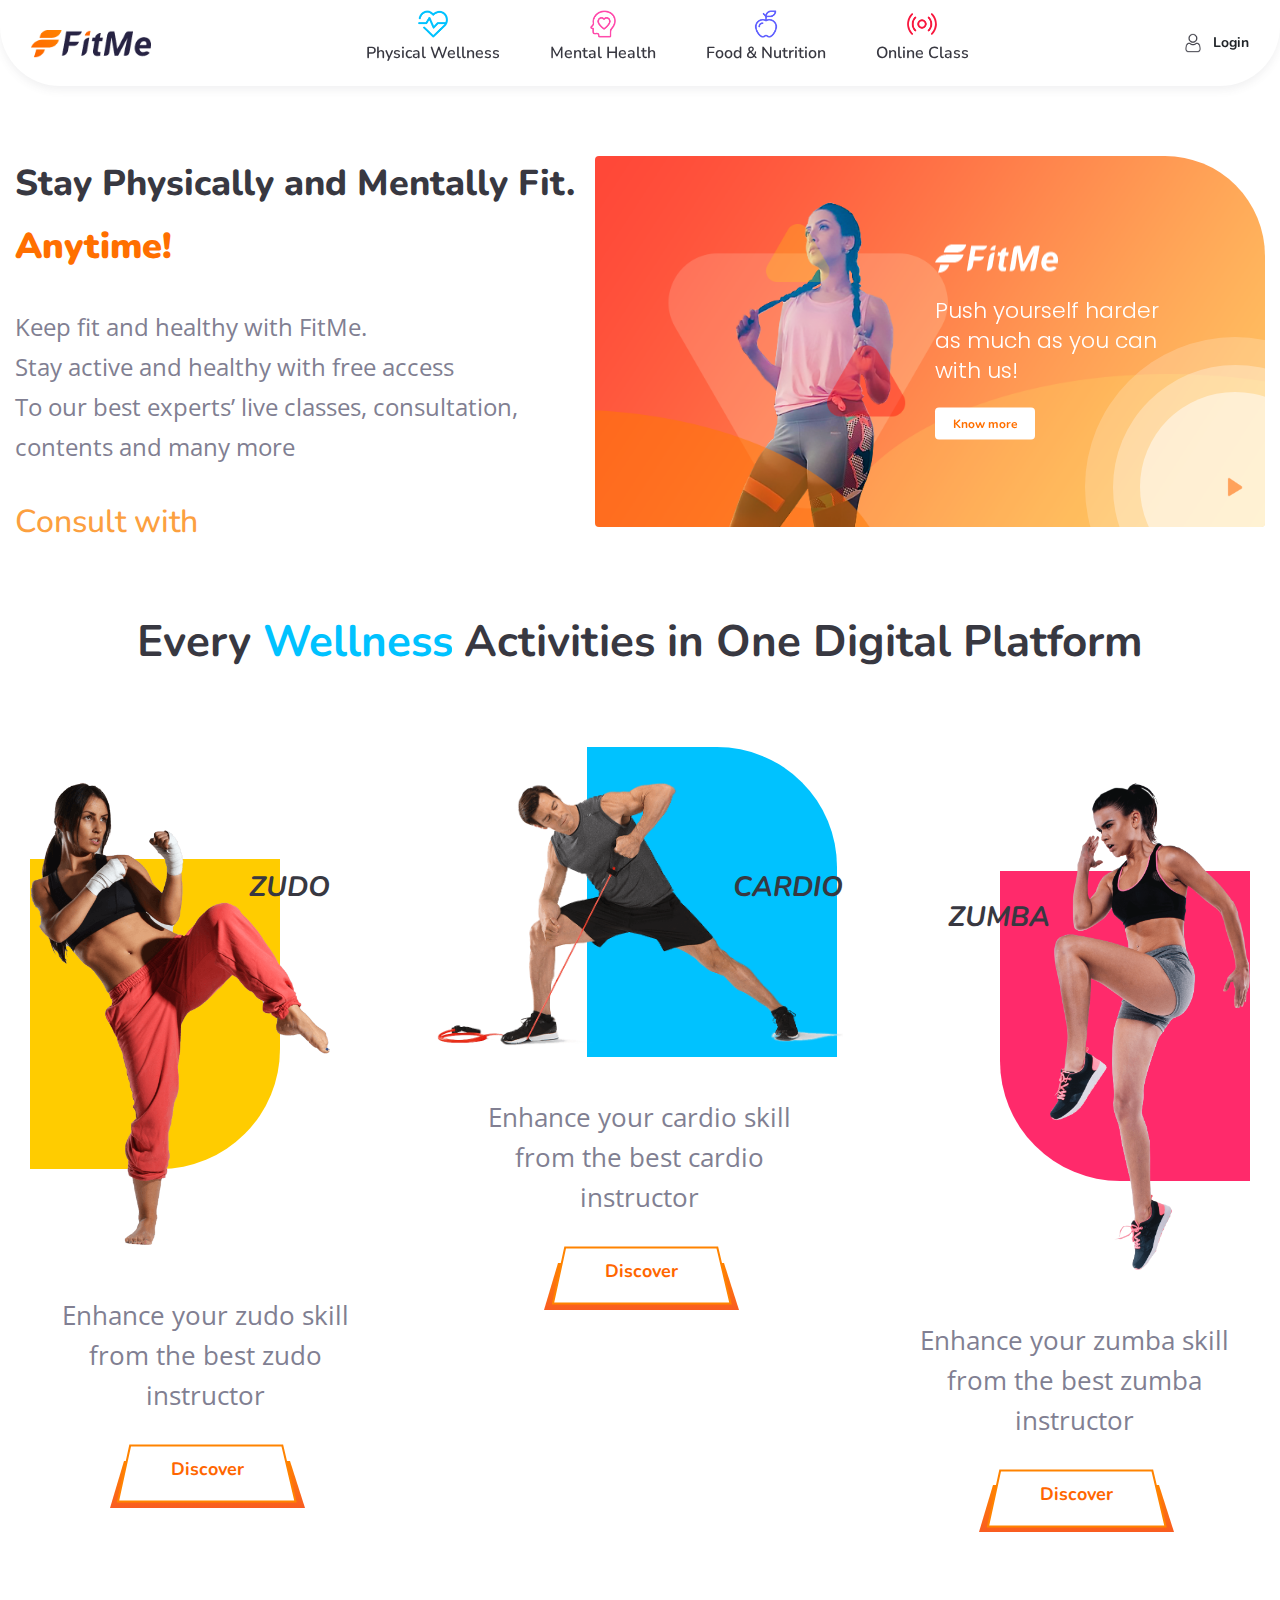
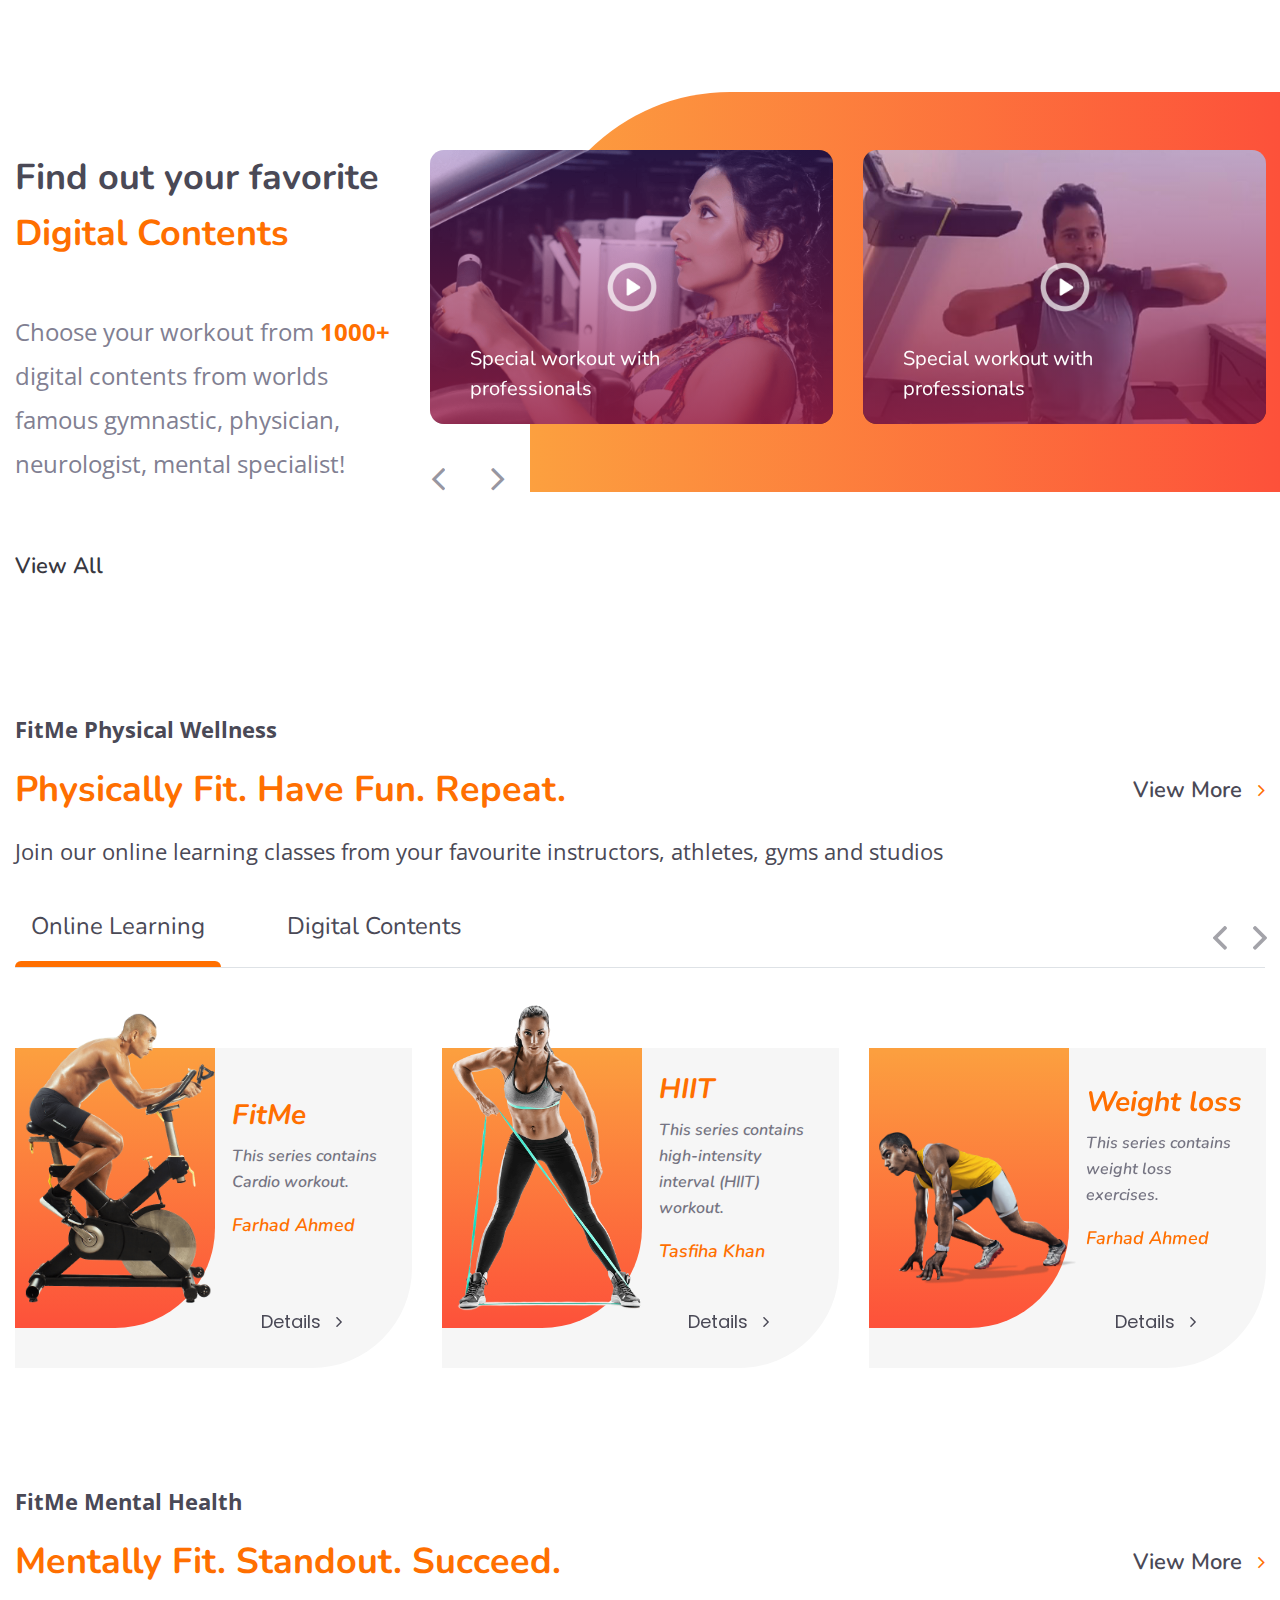
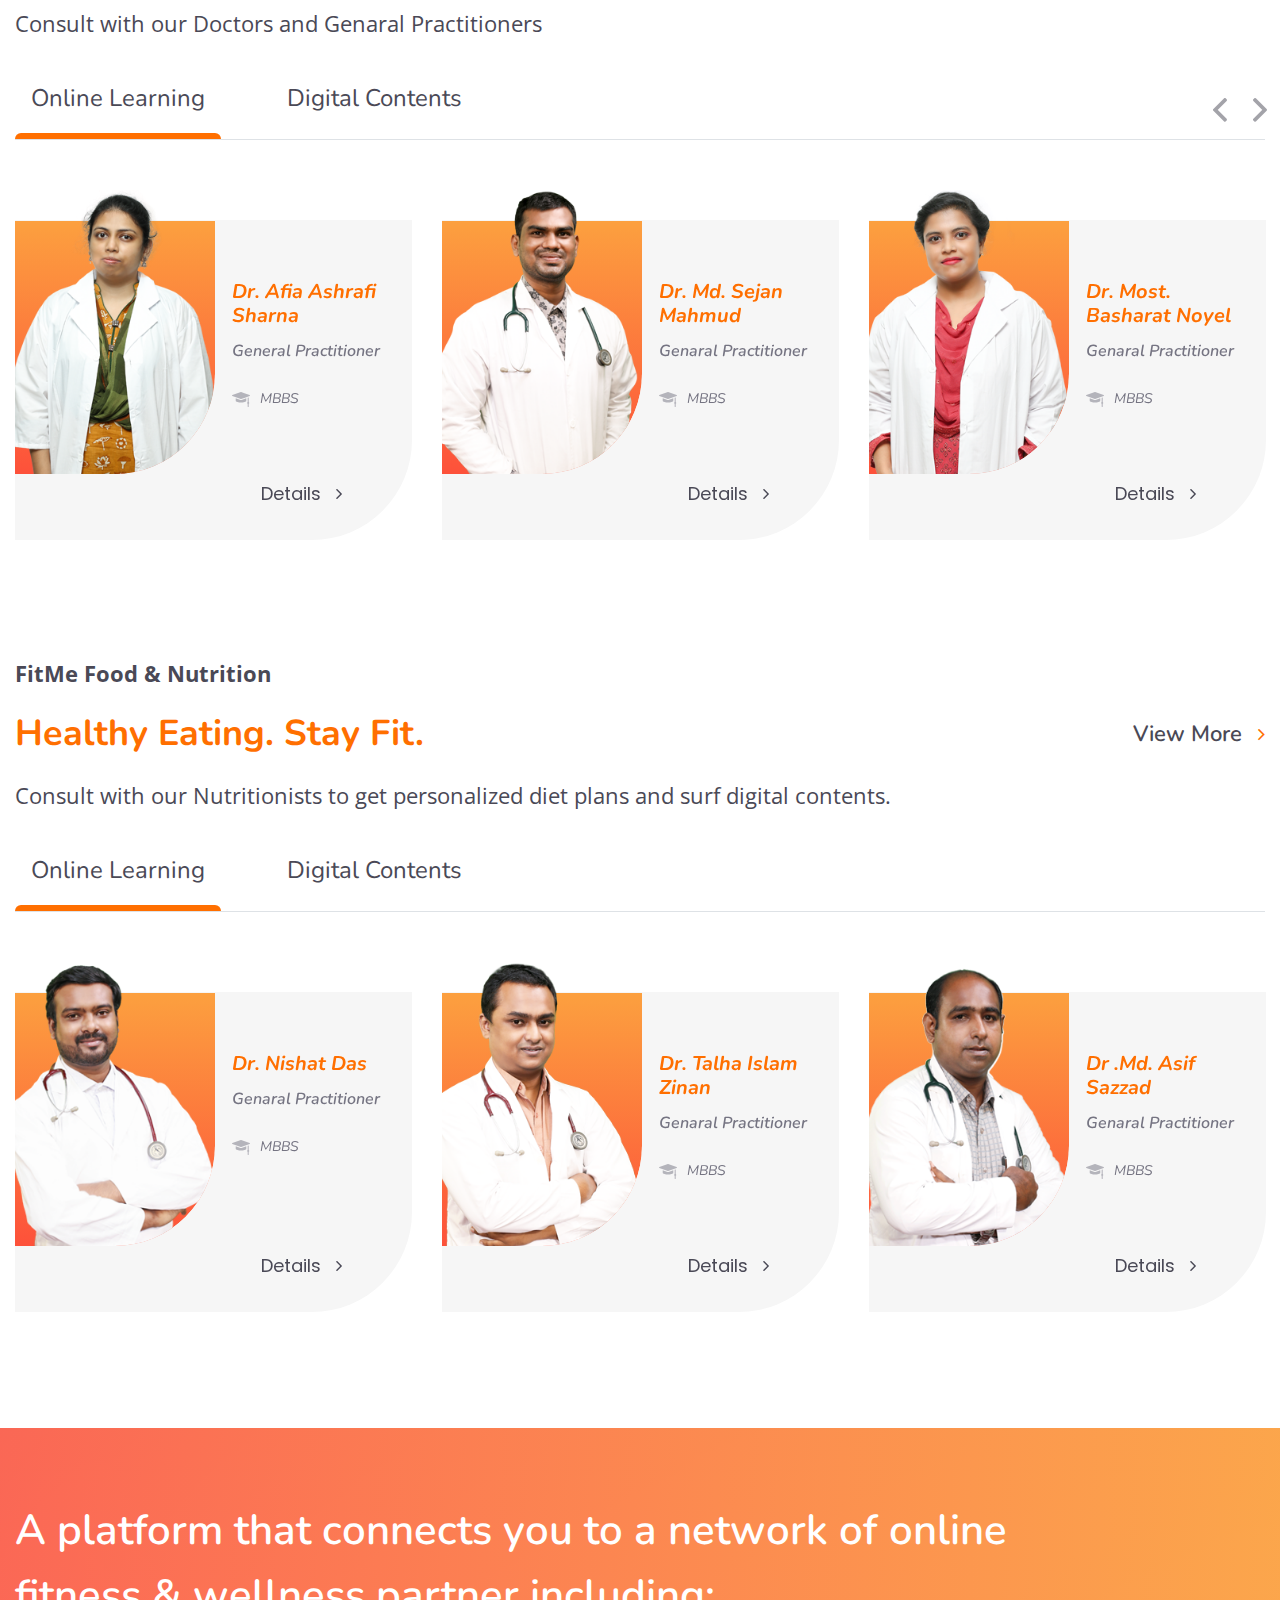
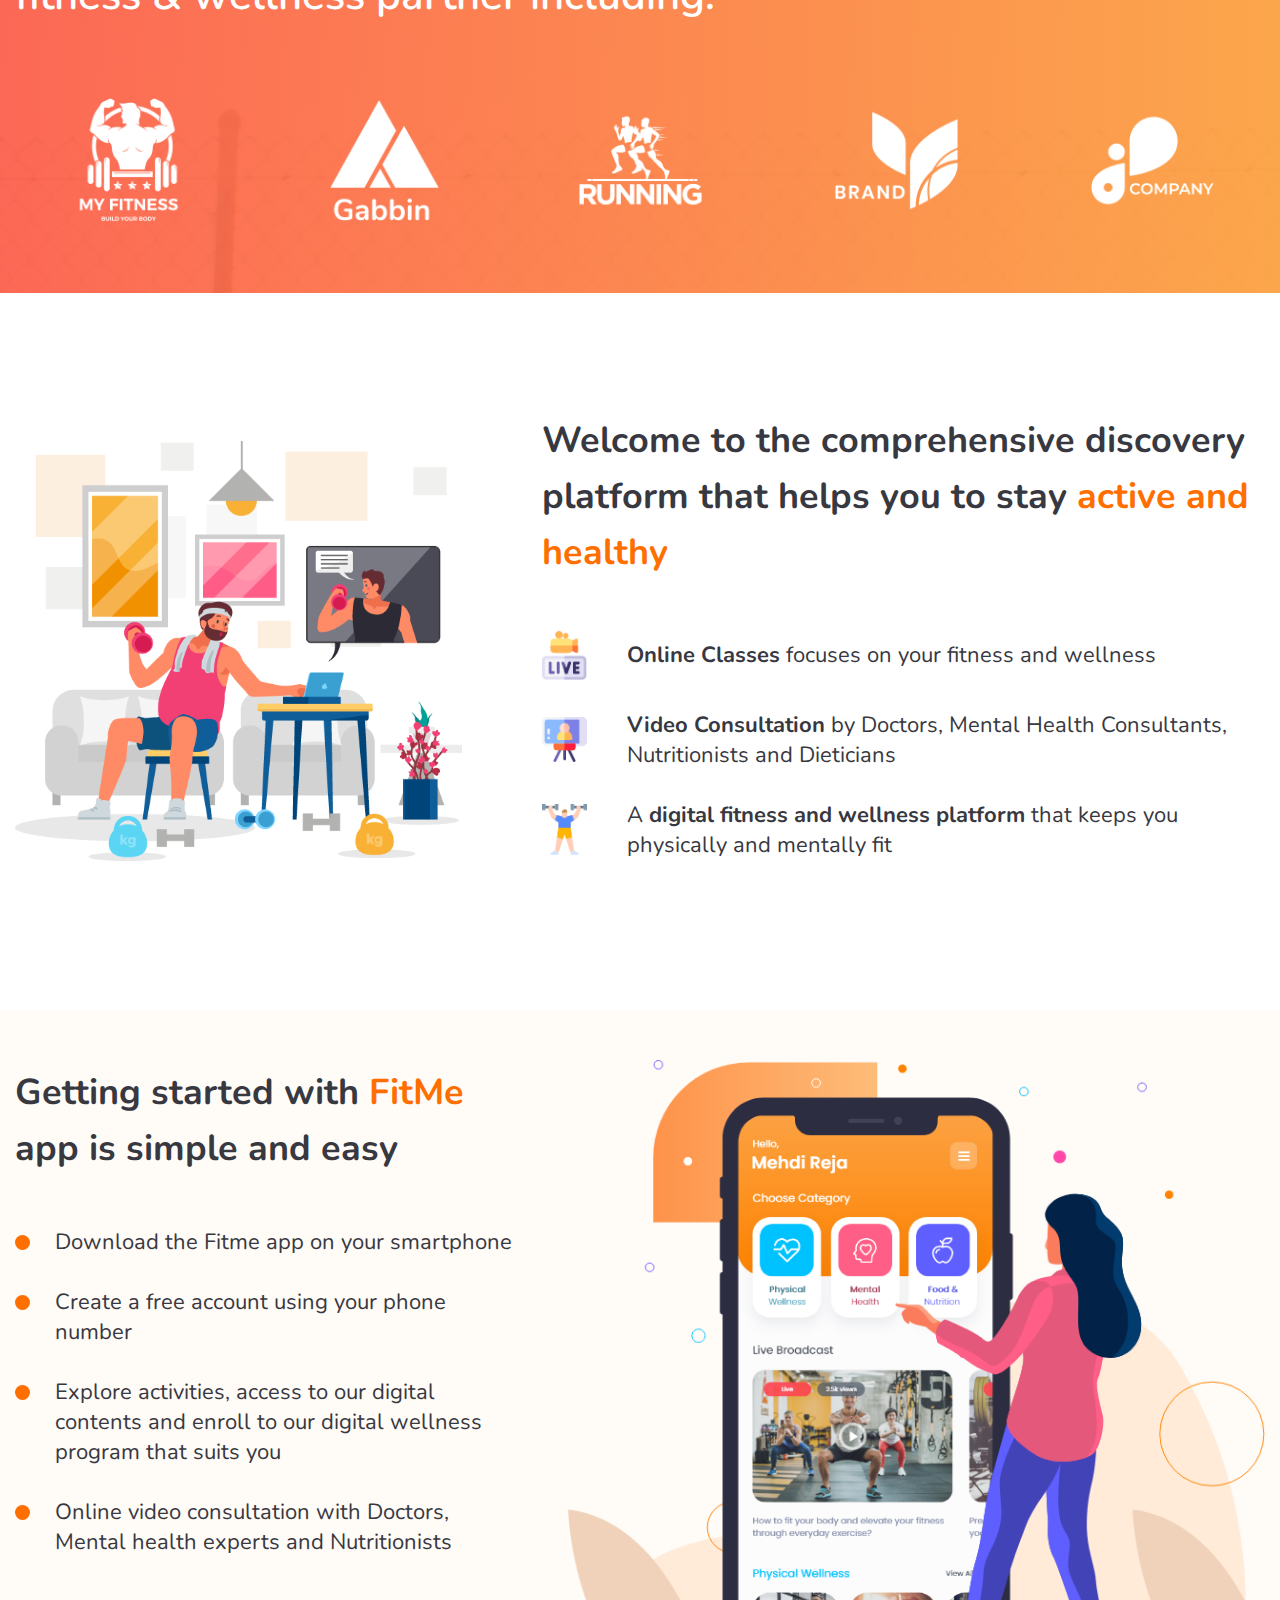
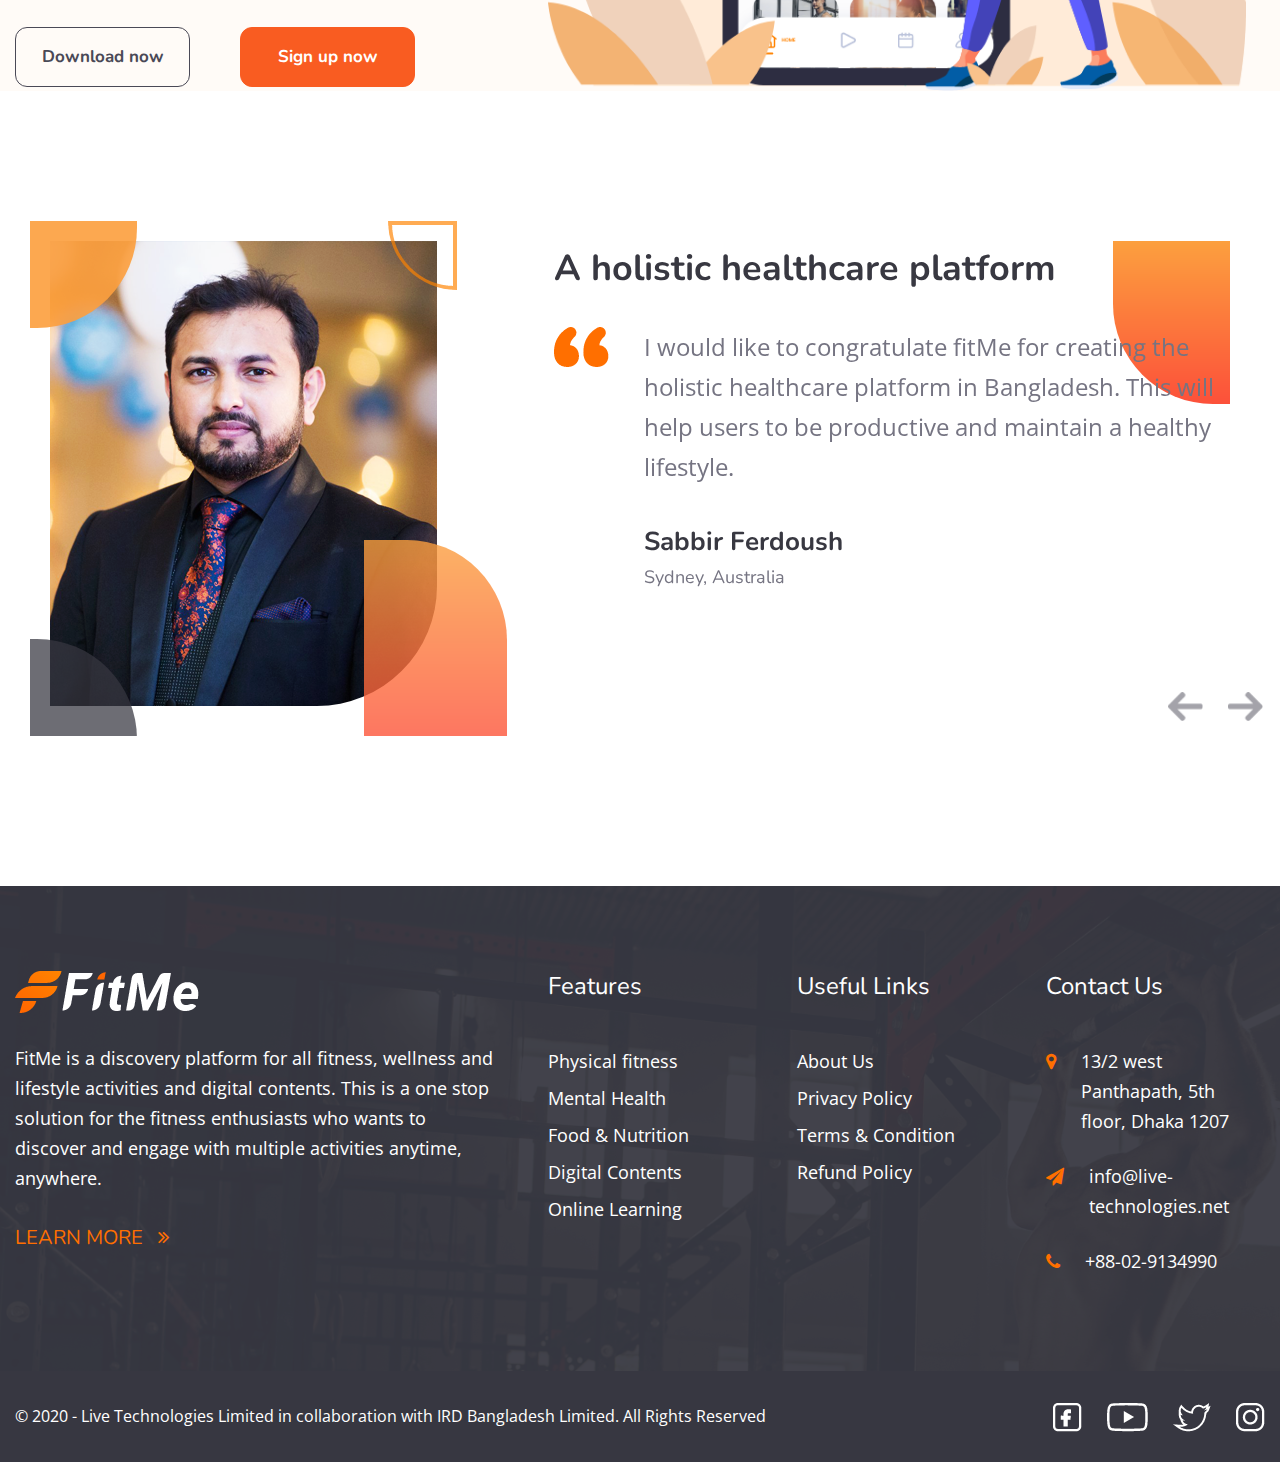
<file: index.html>
<!DOCTYPE html>
<html lang="en">

<head>
    <meta charset="UTF-8">
    <meta name="viewport" content="width=device-width, initial-scale=1.0">

    <!-- favicon icon -->
    <link rel="shortcut icon" href="./assets/img/favicon.png" type="image/x-icon">

    <title>Fit Me</title>
    <link rel="stylesheet" href="./assets/css/bootstrap.min.css">
    <link rel="stylesheet" href="./assets/vendors/slick/slick.css">
    <link rel="stylesheet" href="./assets/vendors/slick/slick-theme.css">
    <link rel="stylesheet" href="./assets/vendors/animation/animate.min.css">
    <link rel="stylesheet" href="./assets/vendors/magnify-pop/magnific-popup.css">
    <link rel="stylesheet" href="./assets/vendors/slideText/slideText.css">
    <link rel="stylesheet" href="./assets/css/style.css">
</head>

<body id="headerTopWrap">


    <!-- <div class="popupWrap popup">
        <div class="popupInner">
            <div class="popupContent">
                <div class="closePopup">x</div>
                <div class="popLogo">
                    <img src="./assets/img/popLogo.png" alt="popLogo" class="img-fluid">
                </div>
                <img src="./assets/img/popupimg.png" alt="popup img" class="img-fluid popupImg">
            </div>
        </div>
    </div> -->




    <header class="header">
        <div class="container">
            <div class="row align-items-center">
                <div class="col-12">
                    <nav class="navbar navbar-expand-lg">
                        <div class="logo">
                            <a href="./index.html"><img src="./assets/img/new_logo.png" alt="logo"
                                    class="img-fluid"></a>
                        </div>
                        <button class="navbar-toggler" type="button" data-toggle="collapse" data-target="#mainMenu"
                            aria-controls="mainMenu" aria-expanded="false" aria-label="Toggle navigation">
                            <span class="bar"></span>
                            <span class="bar"></span>
                            <span class="bar"></span>
                        </button>

                        <div class="collapse navbar-collapse mainMenu" id="mainMenu">
                            <ul class="navbar-nav m-auto">
                                <li class="nav-item active">
                                    <a class="nav-link" href="#">
                                        <span class="icon">
                                            <img src="./assets/img/2.physicalwellness-01-01.png"
                                                alt="Physical Wellness" class="img-fluid">
                                        </span>
                                        <span class="text">Physical Wellness</span>
                                    </a>
                                </li>
                                <li class="nav-item">
                                    <a class="nav-link" href="#">
                                        <span class="icon">
                                            <img src="./assets/img/3.Mental health-01.png" alt="Mental Health"
                                                class="img-fluid">
                                        </span>
                                        <span class="text">Mental Health</span>
                                    </a>
                                </li>
                                <li class="nav-item">
                                    <a class="nav-link" href="#">
                                        <span class="icon">
                                            <img src="./assets/img/3.Food & Nutrition-01 (1).png" alt="Food & Nutrition"
                                                class="img-fluid">
                                        </span>
                                        <span class="text">Food & Nutrition</span>
                                    </a>
                                </li>
                                <li class="nav-item">
                                    <a class="nav-link" href="#">
                                        <span class="icon">
                                            <img src="./assets/img/4.Live streaming-01.png" alt="Live Streaming"
                                                class="img-fluid">
                                        </span>
                                        <span class="text">Online Class</span>
                                    </a>
                                </li>
                            </ul>
                            <div class="loginWrap">
                                <a href="#">
                                    <img src="./assets/img/login-01.png" alt="login" class="img-fluid">
                                    Login
                                </a>
                            </div>
                        </div>
                    </nav>
                </div>
            </div>
        </div>
    </header>
    <!-- End of Header -->

    <section class="bannerWrap">
        <div class="container">
            <div class="row bannerRow">
                <div class="col-lg-6 col-md-12 col-sm-12 col-12">
                    <div class="bannerLeftContent">
                        <div class="bannerTextSlider">
                            <div class="bannerSliderItem">
                                <div class="bannerContent">
                                    <h2 class="bannerTitle">Stay Physically and Mentally Fit. <br>


                                        <!-- <span>Anytime. Anywhere!</span>  -->


                                        <span class="cd-headline  clip is-full-width">
                                            <span class="cd-words-wrapper">
                                                <b class="is-visible">Anytime! </b>
                                                <b>Anywhere!</b>
                                            </span>
                                        </span>


                                    </h2>
                                    <p>Keep fit and healthy with FitMe. <br>
                                        Stay active and healthy with free access <br>
                                        To our best experts’ live classes, consultation, <br>
                                        contents and many more</p>
                                    <h6>Consult with
                                        <span class="cd-headline letters rotate-3">
                                            <span class="cd-words-wrapper">
                                                <b class="is-visible">Professionals! </b>
                                                <b>Doctors!</b>
                                            </span>
                                        </span>

                                    </h6>
                                </div>
                            </div>
                            <!-- <div class="bannerSliderItem">
                                <div class="bannerContent">
                                    <h2 class="bannerTitle">Stay Physically and Mentally Fit. <br> <span>Anytime.
                                            Anywhere!</span> </h2>
                                    <p>Keep fit and healthy with FitMe. <br>
                                        Stay active and healthy with free access <br>
                                        To our best experts’ live classes, consultation, <br>
                                        contents and many more</p>
                                    <h6>Workout with the Professionals!</h6>
                                </div>
                            </div> -->
                        </div>
                    </div>
                </div>
                <div class="col-lg-6 col-md-12 col-sm-12 col-12">
                    <div class="bannerRightContent">
                        <div class="bannerVideoSlider">
                            <!-- <div class="bannerVideoSliderItem">
                                <div class="bannerSliderVideo">
                                    <div class="videoImg">
                                        <img src="./assets/img/dribbble_01.jpg" alt="Video Img" class="img-fluid">
                                    </div>
                                    <div class="videoPlayIcon">
                                        <div class="iconInner">
                                            <a                                               href="javascript:void(0);">
                                                <img src="./assets/img/6.play-01 (1).png" alt="playIcon"
                                                    class="img-fluid playIcon">
                                            </a>
                                        </div>
                                    </div>
                                    <div class="videoContent">
                                        <div class="videoLogo">
                                            <img src="./assets/img/fitmeLogoWhite.png" alt="fitmeLogoWhite"
                                                class="img-fluid">
                                        </div>
                                        <p class="videoPara">Push yourself harder
                                            as much as you can
                                            with us!</p>
                                        <div class="knowMore"><a href="#">Know more</a></div>
                                    </div>
                                </div>
                            </div> -->
                            <div class="bannerVideoSliderItem">
                                <div class="bannerSliderVideo">
                                    <div class="videoImg">
                                        <img src="./assets/img/mim wallpaper.png" alt="Video Img" class="img-fluid">
                                    </div>
                                    <div class="videoPlayIcon">
                                        <div class="iconInner">
                                            <a href="javascript:void(0);">
                                                <img src="./assets/img/6.play-01 (1).png" alt="playIcon"
                                                    class="img-fluid playIcon">
                                            </a>
                                        </div>
                                    </div>
                                    <div class="videoContent">
                                        <div class="videoLogo">
                                            <img src="./assets/img/fitmeLogoWhite.png" alt="fitmeLogoWhite"
                                                class="img-fluid">
                                        </div>
                                        <p class="videoPara">Push yourself harder
                                            as much as you can
                                            with us!</p>
                                        <div class="knowMore"><a href="#">Know more</a></div>
                                    </div>
                                </div>
                            </div>
                        </div>
                    </div>
                </div>
            </div>
        </div>
    </section>
    <!-- End of bannerWrap -->

    <section class="fitmeDegitalPlatformWrap">
        <div class="container">
            <div class="row">
                <div class="col-12">
                    <div class="topSec">
                        <h2 class="text-center">Every

                            <span class="cd-headline slide">
                                <span class="cd-words-wrapper">
                                    <b class="is-visible">Wellness </b>
                                    <b>Fitness</b>
                                    <b>Lifestyle </b>
                                </span>
                            </span>

                            Activities in One Digital Platform
                        </h2>
                    </div>
                </div>
            </div>

            <div class="degitalPlatSliderWrap">


                <div class="degitalPlatSlider">
                    <div class="sliderItem">

                        <div class="fitmeDegitalPlatformRow">
                            <div class="fitmeDegitalPlatformSlider row">
                                <div
                                    class="col-lg-4 col-md-6 col-sm-6 col-12 fitmeDegitalPlatformSliderItem round roundBottom">
                                    <div class="sliderInner">
                                        <div class="sliderImg">
                                            <div class="topImgText">
                                                <h2>ZUDO</h2>
                                            </div>
                                            <img src="./assets/img/PngItem_5254088.png" alt="img"
                                                class="img-fluid img300">
                                            <div class="imgText round roundBottomRight">
                                            </div>
                                        </div>
                                        <div class="sliderContent">
                                            <p>Enhance your zudo skill from
                                                the best zudo instructor</p>
                                            <div class="disBtn">
                                                <a href="#">
                                                    <div id="Group_793">
                                                        <div id="Group_792">
                                                            <svg class="Path_1110_" viewBox="201 2632 195 47">
                                                                <linearGradient id="Path_1110_" spreadMethod="pad"
                                                                    x1="0.5" x2="0.5" y1="0" y2="1">
                                                                    <stop offset="0" stop-color="#ff8300"
                                                                        stop-opacity="1"></stop>
                                                                    <stop offset="1" stop-color="#f95c21"
                                                                        stop-opacity="1"></stop>
                                                                </linearGradient>
                                                                <path id="Path_1110_"
                                                                    d="M 215 2632 L 201 2679 L 396 2679 L 381 2632 L 215 2632 Z">
                                                                </path>
                                                            </svg>
                                                            <svg class="Path_1111" viewBox="212 2616 175 55">
                                                                <path id="Path_1111"
                                                                    d="M 212 2671 L 367.0575256347656 2671 L 387 2671 L 374 2616 L 224 2616 L 212 2671 Z">
                                                                </path>
                                                            </svg>
                                                        </div>
                                                        <div id="Discover">
                                                            <span>Discover</span>
                                                        </div>
                                                    </div>
                                                </a>
                                            </div>
                                        </div>
                                    </div>
                                </div>
                                <div
                                    class="col-lg-4 col-md-6 col-sm-6 col-12 fitmeDegitalPlatformSliderItem round roundBottom">
                                    <div class="sliderInner">
                                        <div class="sliderImg">
                                            <div class="topImgText r100">
                                                <h2>CARDIO</h2>
                                            </div>
                                            <img src="./assets/img/PngItem_1463629.png" alt="img" class="img-fluid">
                                            <div class="imgText round roundTopRight">
                                            </div>
                                        </div>
                                        <div class="sliderContent m-auto">
                                            <p>Enhance your cardio skill from
                                                the best cardio instructor</p>
                                            <div class="disBtn">
                                                <a href="#">
                                                    <div id="Group_793">
                                                        <div id="Group_792">
                                                            <svg class="Path_1110_" viewBox="201 2632 195 47">
                                                                <linearGradient id="Path_1110_" spreadMethod="pad"
                                                                    x1="0.5" x2="0.5" y1="0" y2="1">
                                                                    <stop offset="0" stop-color="#ff8300"
                                                                        stop-opacity="1"></stop>
                                                                    <stop offset="1" stop-color="#f95c21"
                                                                        stop-opacity="1"></stop>
                                                                </linearGradient>
                                                                <path id="Path_1110_"
                                                                    d="M 215 2632 L 201 2679 L 396 2679 L 381 2632 L 215 2632 Z">
                                                                </path>
                                                            </svg>
                                                            <svg class="Path_1111" viewBox="212 2616 175 55">
                                                                <path id="Path_1111"
                                                                    d="M 212 2671 L 367.0575256347656 2671 L 387 2671 L 374 2616 L 224 2616 L 212 2671 Z">
                                                                </path>
                                                            </svg>
                                                        </div>
                                                        <div id="Discover">
                                                            <span>Discover</span>
                                                        </div>
                                                    </div>
                                                </a>
                                            </div>
                                        </div>
                                    </div>
                                </div>
                                <div
                                    class="col-lg-4 col-md-6 col-sm-6 col-12 fitmeDegitalPlatformSliderItem round roundBottom">
                                    <div class="sliderInner text-right">
                                        <div class="sliderImg">
                                            <div class="topImgText r-60">
                                                <h2>ZUMBA</h2>
                                            </div>
                                            <img src="./assets/img/PngItem_41214.png" alt="img"
                                                class="img-fluid img200">
                                            <div class="imgText round roundBottomLeft">
                                            </div>
                                        </div>
                                        <div class="sliderContent ml-auto">
                                            <p>Enhance your zumba skill from
                                                the best zumba instructor</p>
                                            <div class="disBtn">
                                                <a href="#">
                                                    <div id="Group_793">
                                                        <div id="Group_792">
                                                            <svg class="Path_1110_" viewBox="201 2632 195 47">
                                                                <linearGradient id="Path_1110_" spreadMethod="pad"
                                                                    x1="0.5" x2="0.5" y1="0" y2="1">
                                                                    <stop offset="0" stop-color="#ff8300"
                                                                        stop-opacity="1"></stop>
                                                                    <stop offset="1" stop-color="#f95c21"
                                                                        stop-opacity="1"></stop>
                                                                </linearGradient>
                                                                <path id="Path_1110_"
                                                                    d="M 215 2632 L 201 2679 L 396 2679 L 381 2632 L 215 2632 Z">
                                                                </path>
                                                            </svg>
                                                            <svg class="Path_1111" viewBox="212 2616 175 55">
                                                                <path id="Path_1111"
                                                                    d="M 212 2671 L 367.0575256347656 2671 L 387 2671 L 374 2616 L 224 2616 L 212 2671 Z">
                                                                </path>
                                                            </svg>
                                                        </div>
                                                        <div id="Discover">
                                                            <span>Discover</span>
                                                        </div>
                                                    </div>
                                                </a>
                                            </div>
                                        </div>
                                    </div>
                                </div>
                            </div>
                        </div>

                    </div>
                </div>
            </div>

        </div>
    </section>
    <!-- End of fitmeDegitalPlatformWrap -->

    <section class="DigitalContentWrap">
        <div class="container">
            <div class="row">
                <div class="col-lg-4 col-md-6 col-sm-12 col-12">
                    <div class="DigitalContentText">
                        <h3 class="digiTalTitle">Find out your favorite <br> <span>Digital Contents</span> </h3>
                        <p>Choose your workout from <span>1000+</span> <br>
                            digital contents from worlds <br>
                            famous gymnastic, physician, <br>
                            neurologist, mental specialist!</p>
                        <div class="viewAll"><a href="#">View All</a></div>
                    </div>
                </div>
                <div class="col-lg-8 col-md-6 col-sm-12 col-12 DigitalContentVideoSliderWrap ">
                    <div class="DigitalContentVideo">
                        <div class="DigitalContentVideoSlider row">
                            <div class="DigitalContentSliderItem col">
                                <div class="sliderVideoImg">
                                    <img src="./assets/img/IMG_1295.png" alt="img" class="img-fluid">
                                    <div class="playIcon">
                                        <a                                           href="javascript:void(0);">
                                            <img src="./assets/img/9.video-player.png" alt="img" class="img-fluid">
                                        </a>
                                    </div>
                                    <div class="videoCaption">
                                        <p>Special workout with <br /> professionals</p>
                                    </div>
                                </div>
                            </div>
                            <div class="DigitalContentSliderItem col">
                                <div class="sliderVideoImg">
                                    <img src="./assets/img/mushfiq_wallpepr_1.png" alt="img" class="img-fluid">
                                    <div class="playIcon">
                                        <a                                           href="javascript:void(0);">
                                            <img src="./assets/img/9.video-player.png" alt="img" class="img-fluid"></a>
                                    </div>
                                    <div class="videoCaption">
                                        <p>Special workout with <br /> professionals</p>
                                    </div>
                                </div>
                            </div>
                            <div class="DigitalContentSliderItem col">
                                <div class="sliderVideoImg">
                                    <img src="./assets/img/IMG_1295.png" alt="img" class="img-fluid">
                                    <div class="playIcon">
                                        <a                                           href="javascript:void(0);">
                                            <img src="./assets/img/9.video-player.png" alt="img" class="img-fluid">
                                        </a>
                                    </div>
                                    <div class="videoCaption">
                                        <p>Special workout with <br /> professionals</p>
                                    </div>
                                </div>
                            </div>
                            <div class="DigitalContentSliderItem col">
                                <div class="sliderVideoImg">
                                    <img src="./assets/img/mushfiq_wallpepr_2.png" alt="img"
                                        class="img-fluid">
                                    <div class="playIcon">
                                        <a                                           href="javascript:void(0);">
                                            <img src="./assets/img/9.video-player.png" alt="img" class="img-fluid"></a>
                                    </div>
                                    <div class="videoCaption">
                                        <p>Special workout with <br /> professionals</p>
                                    </div>
                                </div>
                            </div>
                        </div>
                    </div>
                </div>
            </div>
        </div>
    </section>
    <!-- End of DigitalContentWrap -->

    <section class="fitmeFitWrap">
        <div class="container">
            <div class="row">
                <div class="col-12">
                    <div class="fitTop secTitle">
                        <h6>FitMe Physical Wellness</h6>
                        <h4><span>Physically Fit. Have Fun. Repeat.</span></h4>
                        <p>Join our online learning classes from your favourite instructors, athletes, gyms and studios
                        </p>
                        <div class="viewMoreLink"><a href="#">View More <i class="fa fa-angle-right"></i></a></div>
                    </div>
                </div>
            </div>
            <div class="row">
                <div class="col-12">
                    <div class="fitTabs">
                        <nav class="tabMenu">
                            <div class="nav nav-tabs" id="nav-tab" role="tablist">
                                <a class="nav-item nav-link active" data-toggle="tab" href="#phyOnlineLearning"
                                    role="tab" aria-controls="phyOnlineLearning" aria-selected="true">Online
                                    Learning</a>
                                <a class="nav-item nav-link" data-toggle="tab" href="#phyDigitalContents" role="tab"
                                    aria-controls="phyDigitalContents" aria-selected="false">Digital Contents</a>
                            </div>
                        </nav>
                        <div class="fitTabContent">
                            <div class="tab-content" id="nav-tabContent">
                                <div class="tab-pane fade show active" id="phyOnlineLearning" role="tabpanel"
                                    aria-labelledby="OnlineLearning-tab">
                                    <div class="tabSliderContent">
                                        <div class="physicalFitSlider row">
                                            <div class="sliderItem col">
                                                <div class="sliderItemInner">
                                                    <div class="sliedrImg">
                                                        <img src="./assets/img/PngItem_2478765.png" alt="img"
                                                            class="img-fluid">
                                                    </div>
                                                    <div class="sliderText">
                                                        <h3>FitMe</h3>
                                                        <p>This series contains Cardio workout.
                                                        </p>
                                                        <h5>Farhad Ahmed</h5>

                                                        <div class="details"><a href="#">Details <i
                                                                    class="fa fa-angle-right"></i></a></div>
                                                    </div>
                                                </div>
                                            </div>
                                            <div class="sliderItem col">
                                                <div class="sliderItemInner">
                                                    <div class="sliedrImg">
                                                        <img src="./assets/img/PngItem_5219857.png" alt="img"
                                                            class="img-fluid">
                                                    </div>
                                                    <div class="sliderText">
                                                        <h3>HIIT</h3>
                                                        <p>This series contains high-intensity interval (HIIT) workout.
                                                        </p>
                                                        <h5>Tasfiha Khan</h5>

                                                        <div class="details"><a href="#">Details <i
                                                                    class="fa fa-angle-right"></i></a></div>
                                                    </div>
                                                </div>
                                            </div>
                                            <div class="sliderItem col">
                                                <div class="sliderItemInner">
                                                    <div class="sliedrImg img260">
                                                        <img src="./assets/img/PngItem_5577421.png" alt="img"
                                                            class="img-fluid">
                                                    </div>
                                                    <div class="sliderText">
                                                        <h3>Weight loss</h3>
                                                        <p>This series contains weight loss exercises.
                                                        </p>
                                                        <h5>Farhad Ahmed</h5>

                                                        <div class="details"><a href="#">Details <i
                                                                    class="fa fa-angle-right"></i></a></div>
                                                    </div>
                                                </div>
                                            </div>
                                            <div class="sliderItem col">
                                                <div class="sliderItemInner">
                                                    <div class="sliedrImg">
                                                        <img src="./assets/img/PngItem_2478765.png" alt="img"
                                                            class="img-fluid">
                                                    </div>
                                                    <div class="sliderText">
                                                        <h3>FitMe</h3>
                                                        <p>This series contains Cardio workout.
                                                        </p>
                                                        <h5>Farhad Ahmed</h5>

                                                        <div class="details"><a href="#">Details <i
                                                                    class="fa fa-angle-right"></i></a></div>
                                                    </div>
                                                </div>
                                            </div>
                                            <div class="sliderItem col">
                                                <div class="sliderItemInner">
                                                    <div class="sliedrImg">
                                                        <img src="./assets/img/PngItem_5219857.png" alt="img"
                                                            class="img-fluid">
                                                    </div>
                                                    <div class="sliderText">
                                                        <h3>HIIT</h3>
                                                        <p>This series contains high-intensity interval (HIIT) workout.
                                                        </p>
                                                        <h5>Farhad Ahmed</h5>

                                                        <div class="details"><a href="#">Details <i
                                                                    class="fa fa-angle-right"></i></a></div>
                                                    </div>
                                                </div>
                                            </div>
                                            <div class="sliderItem col">
                                                <div class="sliderItemInner">
                                                    <div class="sliedrImg img260">
                                                        <img src="./assets/img/PngItem_5577421.png" alt="img"
                                                            class="img-fluid">
                                                    </div>
                                                    <div class="sliderText">
                                                        <h3>Weight loss</h3>
                                                        <p>This series contains weight loss exercises.
                                                        </p>
                                                        <h5>Farhad Ahmed</h5>

                                                        <div class="details"><a href="#">Details <i
                                                                    class="fa fa-angle-right"></i></a></div>
                                                    </div>
                                                </div>
                                            </div>
                                        </div>
                                    </div>
                                </div>
                                <div class="tab-pane fade" id="phyDigitalContents" role="tabpanel"
                                    aria-labelledby="OnlineLearning-tab">
                                    <div class="tabSliderContent">
                                        <div class="physicalFitSlider row">
                                            <div class="sliderItem col">
                                                <div class="sliderItemInner">
                                                    <div class="sliedrImg">
                                                        <img src="./assets/img/PngItem_2478765.png" alt="img"
                                                            class="img-fluid">
                                                    </div>
                                                    <div class="sliderText">
                                                        <h3>FitMe</h3>
                                                        <p>This series contains Cardio workout.
                                                        </p>
                                                        <h5>Farhad Ahmed</h5>

                                                        <div class="details"><a href="#">Details <i
                                                                    class="fa fa-angle-right"></i></a></div>
                                                    </div>
                                                </div>
                                            </div>
                                            <div class="sliderItem col">
                                                <div class="sliderItemInner">
                                                    <div class="sliedrImg">
                                                        <img src="./assets/img/PngItem_5219857.png" alt="img"
                                                            class="img-fluid">
                                                    </div>
                                                    <div class="sliderText">
                                                        <h3>HIIT</h3>
                                                        <p>This series contains high-intensity interval (HIIT) workout.
                                                        </p>
                                                        <h5>Tasfiha Khan</h5>

                                                        <div class="details"><a href="#">Details <i
                                                                    class="fa fa-angle-right"></i></a></div>
                                                    </div>
                                                </div>
                                            </div>
                                            <div class="sliderItem col">
                                                <div class="sliderItemInner">
                                                    <div class="sliedrImg img260">
                                                        <img src="./assets/img/PngItem_5577421.png" alt="img"
                                                            class="img-fluid">
                                                    </div>
                                                    <div class="sliderText">
                                                        <h3>Weight loss</h3>
                                                        <p>This series contains weight loss exercises.
                                                        </p>
                                                        <h5>Farhad Ahmed</h5>

                                                        <div class="details"><a href="#">Details <i
                                                                    class="fa fa-angle-right"></i></a></div>
                                                    </div>
                                                </div>
                                            </div>
                                            <div class="sliderItem col">
                                                <div class="sliderItemInner">
                                                    <div class="sliedrImg">
                                                        <img src="./assets/img/PngItem_2478765.png" alt="img"
                                                            class="img-fluid">
                                                    </div>
                                                    <div class="sliderText">
                                                        <h3>FitMe</h3>
                                                        <p>This series contains Cardio workout.
                                                        </p>
                                                        <h5>Farhad Ahmed</h5>

                                                        <div class="details"><a href="#">Details <i
                                                                    class="fa fa-angle-right"></i></a></div>
                                                    </div>
                                                </div>
                                            </div>
                                            <div class="sliderItem col">
                                                <div class="sliderItemInner">
                                                    <div class="sliedrImg">
                                                        <img src="./assets/img/PngItem_5219857.png" alt="img"
                                                            class="img-fluid">
                                                    </div>
                                                    <div class="sliderText">
                                                        <h3>HIIT</h3>
                                                        <p>This series contains high-intensity interval (HIIT) workout.
                                                        </p>
                                                        <h5>Farhad Ahmed</h5>

                                                        <div class="details"><a href="#">Details <i
                                                                    class="fa fa-angle-right"></i></a></div>
                                                    </div>
                                                </div>
                                            </div>
                                            <div class="sliderItem col">
                                                <div class="sliderItemInner">
                                                    <div class="sliedrImg img260">
                                                        <img src="./assets/img/PngItem_5577421.png" alt="img"
                                                            class="img-fluid">
                                                    </div>
                                                    <div class="sliderText">
                                                        <h3>Weight loss</h3>
                                                        <p>This series contains weight loss exercises.
                                                        </p>
                                                        <h5>Farhad Ahmed</h5>

                                                        <div class="details"><a href="#">Details <i
                                                                    class="fa fa-angle-right"></i></a></div>
                                                    </div>
                                                </div>
                                            </div>
                                        </div>
                                    </div>
                                </div>
                            </div>
                        </div>
                    </div>
                </div>
            </div>
        </div>
    </section>
    <!-- End of fitmeFitWrap -->


    <section class="fitmeFitWrap fitmeFitDoctorWrap">
        <div class="container">
            <div class="row">
                <div class="col-12">
                    <div class="fitTop secTitle">
                        <h6>FitMe Mental Health</h6>
                        <h4><span>Mentally Fit. Standout. Succeed.</span></h4>
                        <p>Consult with our Doctors and Genaral Practitioners</p>
                        <div class="viewMoreLink"><a href="#">View More <i class="fa fa-angle-right"></i></a></div>
                    </div>
                </div>
            </div>
            <div class="row">
                <div class="col-12">
                    <div class="fitTabs">
                        <nav class="tabMenu">
                            <div class="nav nav-tabs" id="nav-tab" role="tablist">
                                <a class="nav-item nav-link active" data-toggle="tab" href="#mentalOnlineLearning"
                                    role="tab" aria-controls="mentalOnlineLearning" aria-selected="true">Online
                                    Learning</a>
                                <a class="nav-item nav-link" data-toggle="tab" href="#mentalDigitalContents" role="tab"
                                    aria-controls="mentalDigitalContents" aria-selected="false">Digital Contents</a>
                            </div>
                        </nav>
                        <div class="fitTabContent">
                            <div class="tab-content" id="nav-tabContent">
                                <div class="tab-pane fade show active" id="mentalOnlineLearning" role="tabpanel"
                                    aria-labelledby="OnlineLearning-tab">
                                    <div class="tabSliderContent">
                                        <div class="physicalFitSlider row">
                                            <div class="sliderItem col">
                                                <div class="sliderItemInner">
                                                    <div class="sliedrImg mt-80">
                                                        <img src="./assets/img/doctors/Dr.-Afia-Ashrafi-Sharna_01.png" alt="img"
                                                            class="img-fluid">
                                                    </div>
                                                    <div class="sliderText">
                                                        <h4>Dr. Afia Ashrafi Sharna</h4>
                                                        <p>General Practitioner</p>
                                                        <ul class="listTitle">
                                                            <li><img src="./assets/img/svg/10 Degree..svg"
                                                                    alt="img">MBBS</li>
                                                            <!-- <li><img src="./assets/img/svg/11.Hospital.svg"
                                                                    alt="img">Labaid Hospital</li> -->
                                                        </ul>

                                                        <div class="details"><a href="#">Details <i
                                                                    class="fa fa-angle-right"></i></a></div>
                                                    </div>
                                                </div>
                                            </div>
                                            <div class="sliderItem col">
                                                <div class="sliderItemInner">
                                                    <div class="sliedrImg mt-80">
                                                        <img src="./assets/img/doctors/Dr.-Md.-Sejan-Mahmud.png" alt="img"
                                                            class="img-fluid">
                                                    </div>
                                                    <div class="sliderText">
                                                        <h4>Dr. Md. Sejan Mahmud</h4>
                                                        <p>Genaral Practitioner</p>
                                                        <ul class="listTitle">
                                                            <li><img src="./assets/img/svg/10 Degree..svg"
                                                                    alt="img">MBBS</li>
                                                            <!-- <li><img src="./assets/img/svg/11.Hospital.svg"
                                                                    alt="img">Labaid Hospital</li> -->
                                                        </ul>

                                                        <div class="details"><a href="#">Details <i
                                                                    class="fa fa-angle-right"></i></a></div>
                                                    </div>
                                                </div>
                                            </div>
                                            <div class="sliderItem col">
                                                <div class="sliderItemInner">
                                                    <div class="sliedrImg mt-80">
                                                        <img src="./assets/img/doctors/Dr.-Most.-Basharat-Noyel.png" alt="img"
                                                            class="img-fluid">
                                                    </div>
                                                    <div class="sliderText">
                                                        <h4>Dr. Most. Basharat Noyel</h4>
                                                        <p>Genaral Practitioner</p>
                                                        <ul class="listTitle">
                                                            <li><img src="./assets/img/svg/10 Degree..svg"
                                                                    alt="img">MBBS</li>
                                                            <!-- <li><img src="./assets/img/svg/11.Hospital.svg"
                                                                    alt="img">Labaid Hospital</li> -->
                                                        </ul>

                                                        <div class="details"><a href="#">Details <i
                                                                    class="fa fa-angle-right"></i></a></div>
                                                    </div>
                                                </div>
                                            </div>
                                            <div class="sliderItem col">
                                                <div class="sliderItemInner">
                                                    <div class="sliedrImg mt-80">
                                                        <img src="./assets/img/doctors/Dr.-Afia-Ashrafi-Sharna_01.png" alt="img"
                                                            class="img-fluid">
                                                    </div>
                                                    <div class="sliderText">
                                                        <h4>Dr. Afia Ashrafi Sharna</h4>
                                                        <p>General Practitioner</p>
                                                        <ul class="listTitle">
                                                            <li><img src="./assets/img/svg/10 Degree..svg"
                                                                    alt="img">MBBS</li>
                                                            <!-- <li><img src="./assets/img/svg/11.Hospital.svg"
                                                                    alt="img">Labaid Hospital</li> -->
                                                        </ul>

                                                        <div class="details"><a href="#">Details <i
                                                                    class="fa fa-angle-right"></i></a></div>
                                                    </div>
                                                </div>
                                            </div>
                                            <div class="sliderItem col">
                                                <div class="sliderItemInner">
                                                    <div class="sliedrImg mt-80">
                                                        <img src="./assets/img/doctors/Dr.-Md.-Sejan-Mahmud.png" alt="img"
                                                            class="img-fluid">
                                                    </div>
                                                    <div class="sliderText">
                                                        <h4>Dr. Md. Sejan Mahmud</h4>
                                                        <p>Genaral Practitioner</p>
                                                        <ul class="listTitle">
                                                            <li><img src="./assets/img/svg/10 Degree..svg"
                                                                    alt="img">MBBS</li>
                                                            <!-- <li><img src="./assets/img/svg/11.Hospital.svg"
                                                                    alt="img">Labaid Hospital</li> -->
                                                        </ul>

                                                        <div class="details"><a href="#">Details <i
                                                                    class="fa fa-angle-right"></i></a></div>
                                                    </div>
                                                </div>
                                            </div>
                                            <div class="sliderItem col">
                                                <div class="sliderItemInner">
                                                    <div class="sliedrImg mt-80">
                                                        <img src="./assets/img/doctors/Dr.-Most.-Basharat-Noyel.png" alt="img"
                                                            class="img-fluid">
                                                    </div>
                                                    <div class="sliderText">
                                                        <h4>Dr. Most. Basharat Noyel</h4>
                                                        <p>Genaral Practitioner</p>
                                                        <ul class="listTitle">
                                                            <li><img src="./assets/img/svg/10 Degree..svg"
                                                                    alt="img">MBBS</li>
                                                            <!-- <li><img src="./assets/img/svg/11.Hospital.svg"
                                                                    alt="img">Labaid Hospital</li> -->
                                                        </ul>

                                                        <div class="details"><a href="#">Details <i
                                                                    class="fa fa-angle-right"></i></a></div>
                                                    </div>
                                                </div>
                                            </div>
                                        </div>
                                    </div>
                                </div>
                                <div class="tab-pane fade" id="mentalDigitalContents" role="tabpanel"
                                    aria-labelledby="OnlineLearning-tab">
                                    <div class="tabSliderContent">
                                        <div class="physicalFitSlider row">
                                            <div class="sliderItem col">
                                                <div class="sliderItemInner">
                                                    <div class="sliedrImg mt-80">
                                                        <img src="./assets/img/doctors/Dr.-Afia-Ashrafi-Sharna_01.png" alt="img"
                                                            class="img-fluid">
                                                    </div>
                                                    <div class="sliderText">
                                                        <h4>Dr. Afia Ashrafi Sharna</h4>
                                                        <p>General Practitioner</p>
                                                        <ul class="listTitle">
                                                            <li><img src="./assets/img/svg/10 Degree..svg"
                                                                    alt="img">MBBS</li>
                                                            <!-- <li><img src="./assets/img/svg/11.Hospital.svg"
                                                                    alt="img">Labaid Hospital</li> -->
                                                        </ul>

                                                        <div class="details"><a href="#">Details <i
                                                                    class="fa fa-angle-right"></i></a></div>
                                                    </div>
                                                </div>
                                            </div>
                                            <div class="sliderItem col">
                                                <div class="sliderItemInner">
                                                    <div class="sliedrImg mt-80">
                                                        <img src="./assets/img/doctors/Dr.-Md.-Sejan-Mahmud.png" alt="img"
                                                            class="img-fluid">
                                                    </div>
                                                    <div class="sliderText">
                                                        <h4>Dr. Md. Sejan Mahmud</h4>
                                                        <p>Genaral Practitioner</p>
                                                        <ul class="listTitle">
                                                            <li><img src="./assets/img/svg/10 Degree..svg"
                                                                    alt="img">MBBS</li>
                                                            <!-- <li><img src="./assets/img/svg/11.Hospital.svg"
                                                                    alt="img">Labaid Hospital</li> -->
                                                        </ul>

                                                        <div class="details"><a href="#">Details <i
                                                                    class="fa fa-angle-right"></i></a></div>
                                                    </div>
                                                </div>
                                            </div>
                                            <div class="sliderItem col">
                                                <div class="sliderItemInner">
                                                    <div class="sliedrImg mt-80">
                                                        <img src="./assets/img/doctors/Dr.-Most.-Basharat-Noyel.png" alt="img"
                                                            class="img-fluid">
                                                    </div>
                                                    <div class="sliderText">
                                                        <h4>Dr. Most. Basharat Noyel</h4>
                                                        <p>Genaral Practitioner</p>
                                                        <ul class="listTitle">
                                                            <li><img src="./assets/img/svg/10 Degree..svg"
                                                                    alt="img">MBBS</li>
                                                            <!-- <li><img src="./assets/img/svg/11.Hospital.svg"
                                                                    alt="img">Labaid Hospital</li> -->
                                                        </ul>

                                                        <div class="details"><a href="#">Details <i
                                                                    class="fa fa-angle-right"></i></a></div>
                                                    </div>
                                                </div>
                                            </div>
                                            <div class="sliderItem col">
                                                <div class="sliderItemInner">
                                                    <div class="sliedrImg mt-80">
                                                        <img src="./assets/img/doctors/Dr.-Afia-Ashrafi-Sharna_01.png" alt="img"
                                                            class="img-fluid">
                                                    </div>
                                                    <div class="sliderText">
                                                        <h4>Dr. Afia Ashrafi Sharna</h4>
                                                        <p>General Practitioner</p>
                                                        <ul class="listTitle">
                                                            <li><img src="./assets/img/svg/10 Degree..svg"
                                                                    alt="img">MBBS</li>
                                                            <!-- <li><img src="./assets/img/svg/11.Hospital.svg"
                                                                    alt="img">Labaid Hospital</li> -->
                                                        </ul>

                                                        <div class="details"><a href="#">Details <i
                                                                    class="fa fa-angle-right"></i></a></div>
                                                    </div>
                                                </div>
                                            </div>
                                            <div class="sliderItem col">
                                                <div class="sliderItemInner">
                                                    <div class="sliedrImg mt-80">
                                                        <img src="./assets/img/doctors/Dr.-Md.-Sejan-Mahmud.png" alt="img"
                                                            class="img-fluid">
                                                    </div>
                                                    <div class="sliderText">
                                                        <h4>Dr. Md. Sejan Mahmud</h4>
                                                        <p>Genaral Practitioner</p>
                                                        <ul class="listTitle">
                                                            <li><img src="./assets/img/svg/10 Degree..svg"
                                                                    alt="img">MBBS</li>
                                                            <!-- <li><img src="./assets/img/svg/11.Hospital.svg"
                                                                    alt="img">Labaid Hospital</li> -->
                                                        </ul>

                                                        <div class="details"><a href="#">Details <i
                                                                    class="fa fa-angle-right"></i></a></div>
                                                    </div>
                                                </div>
                                            </div>
                                            <div class="sliderItem col">
                                                <div class="sliderItemInner">
                                                    <div class="sliedrImg mt-80">
                                                        <img src="./assets/img/doctors/Dr.-Most.-Basharat-Noyel.png" alt="img"
                                                            class="img-fluid">
                                                    </div>
                                                    <div class="sliderText">
                                                        <h4>Dr. Most. Basharat Noyel</h4>
                                                        <p>Genaral Practitioner</p>
                                                        <ul class="listTitle">
                                                            <li><img src="./assets/img/svg/10 Degree..svg"
                                                                    alt="img">MBBS</li>
                                                            <!-- <li><img src="./assets/img/svg/11.Hospital.svg"
                                                                    alt="img">Labaid Hospital</li> -->
                                                        </ul>

                                                        <div class="details"><a href="#">Details <i
                                                                    class="fa fa-angle-right"></i></a></div>
                                                    </div>
                                                </div>
                                            </div>
                                        </div>
                                    </div>
                                </div>
                            </div>
                        </div>
                    </div>
                </div>
            </div>
        </div>
    </section>
    <!-- End of fitmeFitWrap -->



    <section class="fitmeFitWrap fitmeFitDoctorWrap mb-3">
        <div class="container">
            <div class="row">
                <div class="col-12">
                    <div class="fitTop secTitle">
                        <h6>FitMe Food & Nutrition</h6>
                        <h4><span>Healthy Eating. Stay Fit. </span></h4>
                        <p>Consult with our Nutritionists to get personalized diet plans and surf digital contents. </p>
                        <div class="viewMoreLink"><a href="#">View More <i class="fa fa-angle-right"></i></a></div>
                    </div>
                </div>
            </div>
            <div class="row">
                <div class="col-12">
                    <div class="fitTabs">
                        <nav class="tabMenu">
                            <div class="nav nav-tabs" id="nav-tab" role="tablist">
                                <a class="nav-item nav-link active" data-toggle="tab" href="#foodOnlineLearning"
                                    role="tab" aria-controls="foodOnlineLearning" aria-selected="true">Online
                                    Learning</a>
                                <a class="nav-item nav-link" data-toggle="tab" href="#foodDigitalContents" role="tab"
                                    aria-controls="foodDigitalContents" aria-selected="false">Digital Contents</a>
                            </div>
                        </nav>
                        <div class="fitTabContent">
                            <div class="tab-content" id="nav-tabContent">
                                <div class="tab-pane fade show active" id="foodOnlineLearning" role="tabpanel"
                                    aria-labelledby="OnlineLearning-tab">
                                    <div class="tabSliderContent">
                                        <div class="physicalFitSlider row">
                                            <div class="sliderItem col">
                                                <div class="sliderItemInner">
                                                    <div class="sliedrImg mt-80">
                                                        <img src="./assets/img/doctors/Dr. Nishat Das MBBS.png" alt="img"
                                                            class="img-fluid">
                                                    </div>
                                                    <div class="sliderText">
                                                        <h4>Dr. Nishat Das</h4>
                                                        <p>Genaral Practitioner</p>
                                                        <ul class="listTitle">
                                                            <li><img src="./assets/img/svg/10 Degree..svg"
                                                                    alt="img">MBBS</li>
                                                            <!-- <li><img src="./assets/img/svg/11.Hospital.svg"
                                                                    alt="img">Labaid Hospital</li> -->
                                                        </ul>

                                                        <div class="details"><a href="#">Details <i
                                                                    class="fa fa-angle-right"></i></a></div>
                                                    </div>
                                                </div>
                                            </div>
                                            <div class="sliderItem col">
                                                <div class="sliderItemInner">
                                                    <div class="sliedrImg mt-80">
                                                        <img src="./assets/img/doctors/Dr.Talha Islam Zinan MBBS.png" alt="img"
                                                            class="img-fluid">
                                                    </div>
                                                    <div class="sliderText">
                                                        <h4>Dr. Talha Islam Zinan </h4>
                                                        <p>Genaral Practitioner</p>
                                                        <ul class="listTitle">
                                                            <li><img src="./assets/img/svg/10 Degree..svg"
                                                                    alt="img">MBBS</li>
                                                            <!-- <li><img src="./assets/img/svg/11.Hospital.svg"
                                                                    alt="img">Labaid Hospital</li> -->
                                                        </ul>

                                                        <div class="details"><a href="#">Details <i
                                                                    class="fa fa-angle-right"></i></a></div> 
                                                    </div>
                                                </div>
                                            </div>
                                            <div class="sliderItem col">
                                                <div class="sliderItemInner">
                                                    <div class="sliedrImg mt-80">
                                                        <img src="./assets/img/doctors/Dr.Md.AsifSazzadMBBS.png" alt="img"
                                                            class="img-fluid">
                                                    </div>
                                                    <div class="sliderText">
                                                        <h4>Dr .Md. Asif Sazzad</h4>
                                                        <p>Genaral Practitioner</p>
                                                        <ul class="listTitle">
                                                            <li><img src="./assets/img/svg/10 Degree..svg"
                                                                    alt="img">MBBS</li>
                                                            <!-- <li><img src="./assets/img/svg/11.Hospital.svg"
                                                                    alt="img">Labaid Hospital</li> -->
                                                        </ul>

                                                        <div class="details"><a href="#">Details <i
                                                                    class="fa fa-angle-right"></i></a></div>
                                                    </div>
                                                </div>
                                            </div>
                                        </div>
                                    </div>
                                </div>
                                <div class="tab-pane fade" id="foodDigitalContents" role="tabpanel"
                                    aria-labelledby="OnlineLearning-tab">
                                    <div class="tabSliderContent">
                                        <div class="physicalFitSlider row">
                                            <div class="sliderItem col">
                                                <div class="sliderItemInner">
                                                    <div class="sliedrImg mt-80">
                                                        <img src="./assets/img/doctors/Dr. Nishat Das MBBS.png" alt="img"
                                                            class="img-fluid">
                                                    </div>
                                                    <div class="sliderText">
                                                        <h4>Dr. Nishat Das</h4>
                                                        <p>Genaral Practitioner</p>
                                                        <ul class="listTitle">
                                                            <li><img src="./assets/img/svg/10 Degree..svg"
                                                                    alt="img">MBBS</li>
                                                            <!-- <li><img src="./assets/img/svg/11.Hospital.svg"
                                                                    alt="img">Labaid Hospital</li> -->
                                                        </ul>

                                                        <div class="details"><a href="#">Details <i
                                                                    class="fa fa-angle-right"></i></a></div>
                                                    </div>
                                                </div>
                                            </div>
                                            <div class="sliderItem col">
                                                <div class="sliderItemInner">
                                                    <div class="sliedrImg mt-80">
                                                        <img src="./assets/img/doctors/Dr.Talha Islam Zinan MBBS.png" alt="img"
                                                            class="img-fluid">
                                                    </div>
                                                    <div class="sliderText">
                                                        <h4>Dr. Talha Islam Zinan </h4>
                                                        <p>Genaral Practitioner</p>
                                                        <ul class="listTitle">
                                                            <li><img src="./assets/img/svg/10 Degree..svg"
                                                                    alt="img">MBBS</li>
                                                            <!-- <li><img src="./assets/img/svg/11.Hospital.svg"
                                                                    alt="img">Labaid Hospital</li> -->
                                                        </ul>

                                                        <div class="details"><a href="#">Details <i
                                                                    class="fa fa-angle-right"></i></a></div> 
                                                    </div>
                                                </div>
                                            </div>
                                            <div class="sliderItem col">
                                                <div class="sliderItemInner">
                                                    <div class="sliedrImg mt-80">
                                                        <img src="./assets/img/doctors/Dr.Md.AsifSazzadMBBS.png" alt="img"
                                                            class="img-fluid">
                                                    </div>
                                                    <div class="sliderText">
                                                        <h4>Dr .Md. Asif Sazzad</h4>
                                                        <p>Genaral Practitioner</p>
                                                        <ul class="listTitle">
                                                            <li><img src="./assets/img/svg/10 Degree..svg"
                                                                    alt="img">MBBS</li>
                                                            <!-- <li><img src="./assets/img/svg/11.Hospital.svg"
                                                                    alt="img">Labaid Hospital</li> -->
                                                        </ul>

                                                        <div class="details"><a href="#">Details <i
                                                                    class="fa fa-angle-right"></i></a></div>
                                                    </div>
                                                </div>
                                            </div>
                                        </div>
                                    </div>
                                </div>
                            </div>
                        </div>
                    </div>
                </div>
            </div>
        </div>
    </section>
    <!-- End of fitmeFitWrap -->


    <section class="fitLogoWrap">
        <div class="container">
            <div class="row">
                <div class="col-12">
                    <div class="fitTOP secTitle">
                        <h4>A platform that connects you to a network of online <br>
                            fitness & wellness partner including:</h4>
                    </div>
                </div>
            </div>
            <div class="row logoSlider">
                <div class="logoSliderItem col">
                    <div class="sliderImg">
                        <img src="./assets/img/12.gym-logo-1.png" alt="img" class="img-fluid">
                    </div>
                </div>
                <div class="logoSliderItem col">
                    <div class="sliderImg">
                        <img src="./assets/img/13.gym-logo-2.png" alt="img" class="img-fluid">
                    </div>
                </div>
                <div class="logoSliderItem col">
                    <div class="sliderImg">
                        <img src="./assets/img/14.gym-logo-3.png" alt="img" class="img-fluid">
                    </div>
                </div>
                <div class="logoSliderItem col">
                    <div class="sliderImg">
                        <img src="./assets/img/15.gym-logo4.png" alt="img" class="img-fluid">
                    </div>
                </div>
                <div class="logoSliderItem col">
                    <div class="sliderImg">
                        <img src="./assets/img/16.gym-logo-5.png" alt="img" class="img-fluid">
                    </div>
                </div>
            </div>
        </div>
    </section>
    <!-- End of fitLogoWrap -->


    <section class="welcomeCompWrap">
        <div class="container">
            <div class="row dirMobile align-items-center">
                <div class="col-lg-4 col-md-12 col-sm-12 col-12">
                    <div class="welcomeCompImg">
                        <img src="./assets/img/17.Ilustration-1-.png" alt="img" class="img-fluid">
                    </div>
                </div>
                <div class="col-lg-8 col-md-12 col-sm-12 col-12">
                    <div class="welcomeTextContent">
                        <div class="secTitle">
                            <h4>Welcome to the comprehensive discovery <br> platform that helps you to stay <span>active
                                    and healthy </span></h4>
                        </div>
                        <div class="welList">
                            <li>
                                <img src="./assets/img/Group 199.png" alt="img">
                                <div class="text">
                                    <b>Online Classes </b> focuses on your fitness and wellness</div>

                            </li>
                            <li>
                                <img src="./assets/img/Group 202.png" alt="img">
                                <div class="text">
                                    <b>Video Consultation</b> by Doctors, Mental Health Consultants, Nutritionists and
                                    Dieticians</div>

                            </li>
                            <li>
                                <img src="./assets/img/Group 203.png" alt="img">
                                <div class="text">
                                    A <b>digital fitness and wellness platform</b> that keeps you physically and
                                    mentally
                                    fit</div>

                            </li>
                            <!-- <li>
                                <img src="./assets/img/Group 204.png" alt="img">
                                Workout and access our <b>Digital Wellness Platform</b> for Online Classes
                            </li> -->
                        </div>
                    </div>
                </div>
            </div>
        </div>
    </section>
    <!-- End of welcomeCompWrap -->


    <section class="fitmeAppWrap">
        <div class="container">
            <div class="row align-items-center colRev">
                <div class="col-lg-5 col-md-12 col-sm-12 col-12">
                    <div class="fitAppTextContent">
                        <div class="secTitle">
                            <h4>Getting started with <span>FitMe</span> app
                                is simple and easy</h4>
                        </div>
                        <div class="appDetailsList">
                            <li>Download the Fitme app on your smartphone</li>
                            <li>Create a free account using your phone number
                            </li>
                            <li>Explore activities, access to our digital contents and enroll
                                to our digital wellness program that suits you</li>
                            <li>Online video consultation with Doctors, Mental health experts
                                and Nutritionists</li>
                        </div>
                        <div class="downloadLink">
                            <a href="#">Download now</a>
                            <a href="#">Sign up now</a>
                        </div>
                    </div>
                </div>
                <div class="col-lg-7 col-md-12 col-sm-12 col-12">
                    <div class="fitAppImg">
                        <!-- <div class="shapeD shape_1">
                            <img src="./assets/img/shape_1.png" alt="shape">
                        </div>
                        <div class="shapeD shape_2">
                            <img src="./assets/img/shape_2.png" alt="shape">
                        </div>
                        <div class="shapeD shape_3">
                            <img src="./assets/img/shape_3.png" alt="shape">
                        </div>
                        <div class="shapeD shape_4">
                            <img src="./assets/img/shape_4.png" alt="shape">
                        </div>
                        <div class="shapeD shape_5">
                            <img src="./assets/img/shape_5.png" alt="shape">
                        </div>
                        <div class="shapeD shape_6">
                            <img src="./assets/img/shape_6.png" alt="shape">
                        </div>
                        <div class="shapeD shape_7">
                            <img src="./assets/img/shape_7.png" alt="shape">
                        </div>
                        <div class="shapeD shape_8">
                            <img src="./assets/img/shape_8.png" alt="shape">
                        </div>
                        <div class="shapeD shape_9">
                            <img src="./assets/img/shape_9.png" alt="shape">
                        </div>
                        <div class="shapeD shape_10">
                            <img src="./assets/img/shape_10.png" alt="shape">
                        </div>
                        <div class="shapeD shape_11">
                            <img src="./assets/img/shape_11.png" alt="shape">
                        </div>
                        <div class="shapeD shape_12">
                            <img src="./assets/img/shape_12.png" alt="shape">
                        </div> -->
                        <img src="./assets/img/18.illustration-2.png" alt="img" class="img-fluid">
                    </div>
                </div>
            </div>
        </div>
    </section>
    <!-- End of fitmeAppWrap -->

    <div class="ourclientReviewWrap">
        <div class="container">
            <div class="row">
                <div class="col-12">
                    <div class="clientSlider">
                        <div class="sliderItem">
                            <div class="container">
                                <div class="row">
                                    <div class="col-md-5 col-sm-12 col-12">
                                        <div class="clientImg">
                                            <div class="imgInner">
                                                <div class="shape shape1">
                                                    <img src="./assets/img/Rectangle 320.png" alt="img"
                                                        class="img-fluid">
                                                </div>
                                                <div class="shape shape2">
                                                    <img src="./assets/img/Rectangle 321.png" alt="img"
                                                        class="img-fluid">
                                                </div>
                                                <div class="shape shape3">
                                                    <img src="./assets/img/Rectangle 325.png" alt="img"
                                                        class="img-fluid">
                                                </div>
                                                <div class="shape shape4">
                                                    <img src="./assets/img/Rectangle 322.png" alt="img"
                                                        class="img-fluid">
                                                </div>
                                                <img src="./assets/img/doctors/SabbirFerdoush.png"
                                                    alt="img" class="img-fluid clientMainImg">
                                            </div>
                                        </div>
                                    </div>
                                    <div class="col-md-7 col-sm-12 col-12">
                                        <div class="clientSayContent">
                                            <div class="shpeRight">
                                                <img src="./assets/img/Rectangle 323.png" alt="img" class="img-fluid">
                                            </div>
                                            <!-- <h5>More over <span>1500+ users</span></h5> -->
                                            <h3>A holistic healthcare platform </h3>
                                            <div class="sayContent">
                                                <div class="comma">
                                                    <img src="./assets/img/Group 350.png" alt="img" class="img-fluid">
                                                </div>
                                                <div class="content">
                                                    <p>I would like to congratulate fitMe for creating the holistic healthcare platform in Bangladesh. This will help users to be productive and maintain a healthy lifestyle.
                                                    </p>
                                                    <h4 class="name">Sabbir Ferdoush</h4>
                                                    <h6 class="clientFrom">Sydney, Australia</h6>
                                                </div>
                                            </div>
                                        </div>
                                    </div>
                                </div>
                            </div>
                        </div>
                        <div class="sliderItem">
                            <div class="row">
                                <div class="col-md-5 col-sm-12 col-12">
                                    <div class="clientImg">
                                        <div class="imgInner">
                                            <div class="shape shape1">
                                                <img src="./assets/img/Rectangle 320.png" alt="img" class="img-fluid">
                                            </div>
                                            <div class="shape shape2">
                                                <img src="./assets/img/Rectangle 321.png" alt="img" class="img-fluid">
                                            </div>
                                            <div class="shape shape3">
                                                <img src="./assets/img/Rectangle 325.png" alt="img" class="img-fluid">
                                            </div>
                                            <div class="shape shape4">
                                                <img src="./assets/img/Rectangle 322.png" alt="img" class="img-fluid">
                                            </div>
                                            <img src="./assets/img/Nazmina_ala.png" alt="img"
                                                class="img-fluid clientMainImg">
                                        </div>
                                    </div>
                                </div>
                                <div class="col-md-7 col-sm-12 col-12">
                                    <div class="clientSayContent">
                                        <div class="shpeRight">
                                            <img src="./assets/img/Rectangle 323.png" alt="img" class="img-fluid">
                                        </div>
                                        <!-- <h5>More over <span>1500+ users</span></h5> -->
                                        <h3>Step out and challenge your limit</h3>
                                        <div class="sayContent">
                                            <div class="comma">
                                                <img src="./assets/img/Group 350.png" alt="img" class="img-fluid">
                                            </div>
                                            <div class="content">
                                                <p>I love to workout on daily basis and the new normal life with online fitness classes helps me to keep active. Best wishes to FitMe</p>
                                                <h4 class="name">Nazmin Ala</h4>
                                                <h6 class="clientFrom">Dhaka, Bangladesh</h6>
                                            </div>
                                        </div>
                                    </div>
                                </div>
                            </div>
                        </div>
                    </div>
                </div>
            </div>
        </div>
    </div>
    <!-- End of ourclientReviewWrap -->

    <footer class="footerWrap">
        <div class="footerTop">
            <div class="container">
                <div class="row">
                    <div class="col-lg-5 col-md-12 col-sm-12 col-12">
                        <div class="footerLeftContent">
                            <div class="footerLogo">
                                <a href="#">
                                    <img src="./assets/img/logo1.png" alt="logo" class="img-fluid">
                                </a>
                            </div>
                            <div class="footerContent">
                                <p>FitMe is a discovery platform for all fitness, wellness and lifestyle activities and
                                    digital contents. This is a one stop solution for the fitness enthusiasts who wants
                                    to discover and engage with multiple activities anytime, anywhere. </p>
                                <div class="learnMore">
                                    <a href="#">LEARN MORE <i class="fa fa-angle-double-right"></i></a>
                                </div>
                            </div>
                        </div>
                    </div>
                    <div class="col-lg-7 col-md-12 col-sm-12 col-12">
                        <div class="row">
                            <div class="col-md-4 col-sm-4 col-12">
                                <div class="footerItem">
                                    <h4 class="footerTitle">Features</h4>
                                    <ul class="footerMenu">
                                        <li><a href="#">Physical fitness</a></li>
                                        <li><a href="#">Mental Health</a></li>
                                        <li><a href="#">Food & Nutrition</a></li>
                                        <li><a href="#">Digital Contents</a></li>
                                        <li><a href="#">Online Learning</a></li>
                                    </ul>
                                </div>
                            </div>
                            <div class="col-md-4 col-sm-4 col-12">
                                <div class="footerItem">
                                    <h4 class="footerTitle">Useful Links</h4>
                                    <ul class="footerMenu">
                                        <li><a href="about_us.html">About Us</a></li>
                                        <!-- <li><a href="#">FAQ</a></li> -->
                                        <li><a href="privacy.html">Privacy Policy</a></li>
                                        <li><a href="terms.html">Terms & Condition</a></li>
                                        <!-- <li><a href="#">Help Center</a></li> -->
                                        <li><a href="return.html">Refund Policy</a></li>
                                    </ul>
                                </div>
                            </div>
                            <div class="col-md-4 col-sm-4 col-12">
                                <div class="footerItem">
                                    <h4 class="footerTitle">Contact Us</h4>
                                    <div class="footerContact">
                                        <p> <i class="fa fa-map-marker"></i> 13/2 west Panthapath, 5th floor, Dhaka 1207
                                        </p>
                                        <p><i class="fa fa-paper-plane"></i>info@live-technologies.net </p>
                                        <p><i class="fa fa-phone"></i>+88-02-9134990</p>
                                    </div>
                                </div>
                            </div>
                        </div>
                    </div>
                </div>
            </div>
        </div>
        <div class="footerBottom">
            <div class="container">
                <div class="row">
                    <div class="col-md-8 col-sm-12 col-12">
                        <div class="copyRight">
                            <p>&copy; 2020 - Live Technologies Limited in collaboration with IRD Bangladesh Limited. All
                                Rights
                                Reserved</p>
                        </div>
                    </div>
                    <div class="col-md-4 col-sm-12 col-12">
                        <ul class="foogterSocial d-flex align-items-center justify-content-end">
                            <li><a href="#"><img src="./assets/img/facebook.png" alt="icon" class="img-fluid"></a></li>
                            <li><a href="#"><img src="./assets/img/youtube.png" alt="icon" class="img-fluid"></a></li>
                            <li><a href="#"><img src="./assets/img/twitter.png" alt="icon" class="img-fluid"></a></li>
                            <li><a href="#"><img src="./assets/img/ins.png" alt="icon" class="img-fluid"></a></li>
                        </ul>
                    </div>
                </div>
            </div>
        </div>
    </footer>
    <!-- End of footerWrap -->

    <div class="go_to_top">
        <a href="#headerTopWrap"><i class="fa fa-chevron-up"></i></a>
    </div>


    <script src="./assets/js/jquery-3.5.1.min.js"></script>
    <script src="./assets/js/bootstrap.min.js"></script>
    <script src="./assets/vendors/slick/slick.min.js"></script>
    <script src="./assets/vendors/magnify-pop/jquery.magnific-popup.min.js"></script>
    <script src="./assets/vendors/slideText/slidetext.js"></script>
    <script src="./assets/js/custom.js"></script>


</body>

</html>
</file>
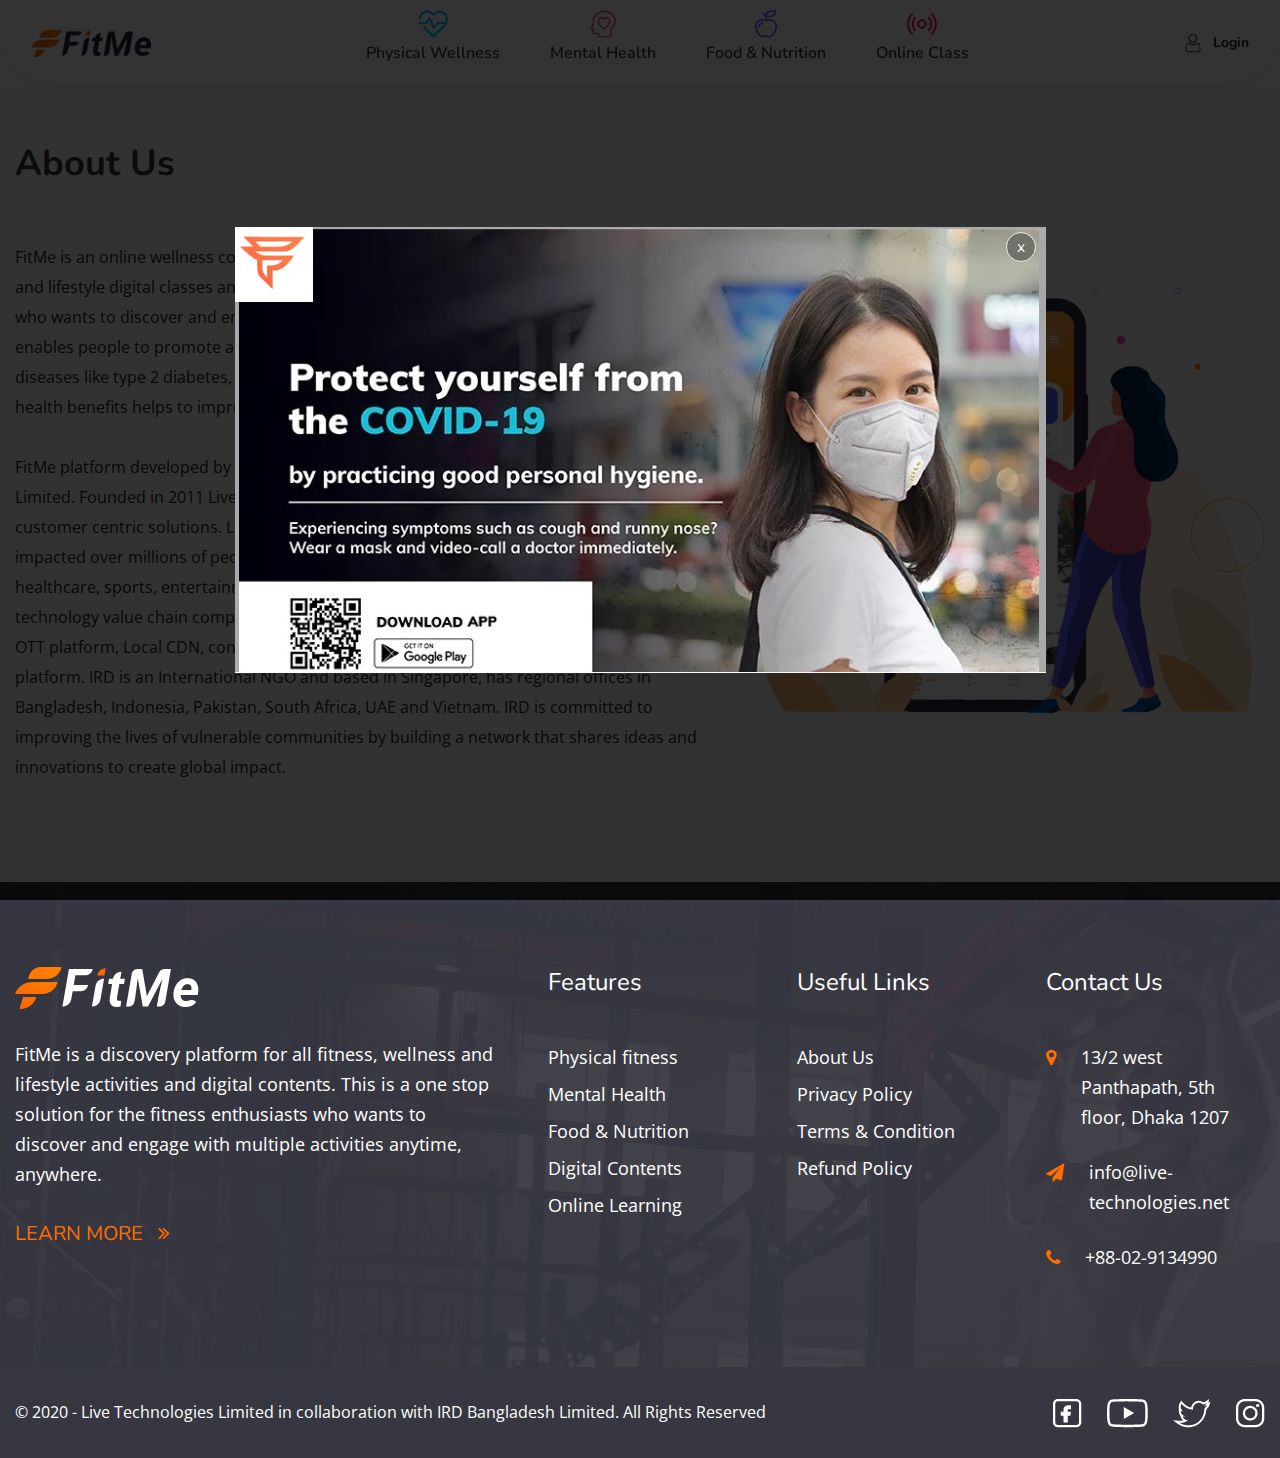
<file: about_us.html>
<!DOCTYPE html>
<html lang="en">

<head>
    <meta charset="UTF-8">
    <meta name="viewport" content="width=device-width, initial-scale=1.0">

    <!-- favicon icon -->
    <link rel="shortcut icon" href="./assets/img/favicon.png" type="image/x-icon">

    <title>Fit Me</title>
    <link rel="stylesheet" href="./assets/css/bootstrap.min.css">
    <link rel="stylesheet" href="./assets/vendors/slick/slick.css">
    <link rel="stylesheet" href="./assets/vendors/slick/slick-theme.css">
    <link rel="stylesheet" href="./assets/vendors/animation/animate.min.css">
    <link rel="stylesheet" href="./assets/vendors/magnify-pop/magnific-popup.css">
    <link rel="stylesheet" href="./assets/vendors/slideText/slideText.css">
    <link rel="stylesheet" href="./assets/css/style.css">
</head>

<body id="headerTopWrap">


    <div class="popupWrap popup">
        <div class="popupInner">
            <div class="popupContent">
                <div class="closePopup">x</div>
                <div class="popLogo">
                    <img src="./assets/img/popLogo.png" alt="popLogo" class="img-fluid">
                </div>
                <img src="./assets/img/popupimg.png" alt="popup img" class="img-fluid popupImg">
            </div>
        </div>
    </div>




    <header class="header">
        <div class="container">
            <div class="row align-items-center">
                <div class="col-12">
                    <nav class="navbar navbar-expand-lg">
                        <div class="logo">
                            <a href="./index.html"><img src="./assets/img/new_logo.png" alt="logo"
                                    class="img-fluid"></a>
                        </div>
                        <button class="navbar-toggler" type="button" data-toggle="collapse" data-target="#mainMenu"
                            aria-controls="mainMenu" aria-expanded="false" aria-label="Toggle navigation">
                            <span class="bar"></span>
                            <span class="bar"></span>
                            <span class="bar"></span>
                        </button>

                        <div class="collapse navbar-collapse mainMenu" id="mainMenu">
                            <ul class="navbar-nav m-auto">
                                <li class="nav-item active">
                                    <a class="nav-link" href="#" datatext="Physical Wellness">
                                        <span class="icon">
                                            <img src="./assets/img/2.physical wellness-01-01.png"
                                                alt="Physical Wellness" class="img-fluid">
                                        </span>
                                        <span class="text">Physical Wellness</span>
                                    </a>
                                </li>
                                <li class="nav-item">
                                    <a class="nav-link" href="#" datatext="Mental Health">
                                        <span class="icon">
                                            <img src="./assets/img/3.Mental health-01.png" alt="Mental Health"
                                                class="img-fluid">
                                        </span>
                                        <span class="text">Mental Health</span>
                                    </a>
                                </li>
                                <li class="nav-item">
                                    <a class="nav-link" href="#">
                                        <span class="icon">
                                            <img src="./assets/img/3.Food & Nutrition-01 (1).png" alt="Food & Nutrition"
                                                class="img-fluid">
                                        </span>
                                        <span class="text">Food & Nutrition</span>
                                    </a>
                                </li>
                                <li class="nav-item">
                                    <a class="nav-link" href="#">
                                        <span class="icon">
                                            <img src="./assets/img/4.Live streaming-01.png" alt="Live Streaming"
                                                class="img-fluid">
                                        </span>
                                        <span class="text">Online Class</span>
                                    </a>
                                </li>
                            </ul>
                            <div class="loginWrap">
                                <a href="#">
                                    <img src="./assets/img/login-01.png" alt="login" class="img-fluid">
                                    Login
                                </a>
                            </div>
                        </div>
                    </nav>
                </div>
            </div>
        </div>
    </header>
    <!-- End of Header -->


    <section class="fitmeAppWrap">
        <div class="container">
            <div class="row align-items-center colRev">
                <div class="col-lg-7 col-md-12 col-sm-12 col-12">
                    <div class="fitAppTextContent">
                        <div class="secTitle">
                            <h4>About Us</h4>
                        </div>
                        <div class="appDetailsList">
                            <p>FitMe is an online wellness consultation platform and a social marketplace for fitness, wellness and lifestyle digital classes and contents. This is a one stop solution for the fitness enthusiasts who wants to discover and engage with multiple activities anytime, anywhere.  This platform enables people to promote a healthy lifestyle and reduce the risk of developing several diseases like type 2 diabetes, cancer and cardio vascular diseases. The short- and long-term health benefits helps to improve the quality of life.</p>
                            <br>
                            <p>FitMe platform developed by Live Technologies Limited in collaboration with IRD Bangladesh Limited. Founded in 2011 Live Technologies Ltd. is IT enable company focusing on developing customer centric solutions. Live Technologies Ltd. has its service in 8 countries which created impacted over millions of people’s lives through innovative digital solutions in education, healthcare, sports, entertainment and financial portfolio. Its 360-degree approach in digital technology value chain comprises of biggest streaming platform in Bangladesh along with own OTT platform, Local CDN, content aggregation, content producer and Digital Marketing platform. IRD is an International NGO and based in Singapore, has regional offices in Bangladesh, Indonesia, Pakistan, South Africa, UAE and Vietnam. IRD is committed to improving the lives of vulnerable communities by building a network that shares ideas and innovations to create global impact.</p>
                        </div>
                        <div class="downloadLink">
                            <!-- <a href="#">Download now</a>
                            <a href="#">Sign up now</a> -->
                        </div>
                    </div>
                </div>
                <div class="col-lg-5 col-md-12 col-sm-12 col-12">
                    <div class="fitAppImg">
                        <!-- <div class="shapeD shape_1">
                            <img src="./assets/img/shape_1.png" alt="shape">
                        </div>
                        <div class="shapeD shape_2">
                            <img src="./assets/img/shape_2.png" alt="shape">
                        </div>
                        <div class="shapeD shape_3">
                            <img src="./assets/img/shape_3.png" alt="shape">
                        </div>
                        <div class="shapeD shape_4">
                            <img src="./assets/img/shape_4.png" alt="shape">
                        </div>
                        <div class="shapeD shape_5">
                            <img src="./assets/img/shape_5.png" alt="shape">
                        </div>
                        <div class="shapeD shape_6">
                            <img src="./assets/img/shape_6.png" alt="shape">
                        </div>
                        <div class="shapeD shape_7">
                            <img src="./assets/img/shape_7.png" alt="shape">
                        </div>
                        <div class="shapeD shape_8">
                            <img src="./assets/img/shape_8.png" alt="shape">
                        </div>
                        <div class="shapeD shape_9">
                            <img src="./assets/img/shape_9.png" alt="shape">
                        </div>
                        <div class="shapeD shape_10">
                            <img src="./assets/img/shape_10.png" alt="shape">
                        </div>
                        <div class="shapeD shape_11">
                            <img src="./assets/img/shape_11.png" alt="shape">
                        </div>
                        <div class="shapeD shape_12">
                            <img src="./assets/img/shape_12.png" alt="shape">
                        </div> -->
                        <img src="./assets/img/18.illustration-2.png" alt="img" class="img-fluid">
                    </div>
                </div>
            </div>
        </div>
        <br>
    </section>
    <!-- End of fitmeAppWrap -->



    <footer class="footerWrap">
        <div class="footerTop">
            <div class="container">
                <div class="row">
                    <div class="col-lg-5 col-md-12 col-sm-12 col-12">
                        <div class="footerLeftContent">
                            <div class="footerLogo">
                                <a href="#">
                                    <img src="./assets/img/logo1.png" alt="logo" class="img-fluid">
                                </a>
                            </div>
                            <div class="footerContent">
                                <p>FitMe is a discovery platform for all fitness, wellness and lifestyle activities and
                                    digital contents. This is a one stop solution for the fitness enthusiasts who wants
                                    to discover and engage with multiple activities anytime, anywhere. </p>
                                <div class="learnMore">
                                    <a href="#">LEARN MORE <i class="fa fa-angle-double-right"></i></a>
                                </div>
                            </div>
                        </div>
                    </div>
                    <div class="col-lg-7 col-md-12 col-sm-12 col-12">
                        <div class="row">
                            <div class="col-md-4 col-sm-4 col-12">
                                <div class="footerItem">
                                    <h4 class="footerTitle">Features</h4>
                                    <ul class="footerMenu">
                                        <li><a href="#">Physical fitness</a></li>
                                        <li><a href="#">Mental Health</a></li>
                                        <li><a href="#">Food & Nutrition</a></li>
                                        <li><a href="#">Digital Contents</a></li>
                                        <li><a href="#">Online Learning</a></li>
                                    </ul>
                                </div>
                            </div>
                            <div class="col-md-4 col-sm-4 col-12">
                                <div class="footerItem">
                                    <h4 class="footerTitle">Useful Links</h4>
                                    <ul class="footerMenu">
                                        <li><a href="about_us.html">About Us</a></li>
                                        <!-- <li><a href="#">FAQ</a></li> -->
                                        <li><a href="privacy.html">Privacy Policy</a></li>
                                        <li><a href="terms.html">Terms & Condition</a></li>
                                        <!-- <li><a href="#">Help Center</a></li> -->
                                        <li><a href="return.html">Refund Policy</a></li>
                                    </ul>
                                </div>
                            </div>
                            <div class="col-md-4 col-sm-4 col-12">
                                <div class="footerItem">
                                    <h4 class="footerTitle">Contact Us</h4>
                                    <div class="footerContact">
                                        <p> <i class="fa fa-map-marker"></i> 13/2 west Panthapath, 5th floor, Dhaka 1207
                                        </p>
                                        <p><i class="fa fa-paper-plane"></i>info@live-technologies.net </p>
                                        <p><i class="fa fa-phone"></i>+88-02-9134990</p>
                                    </div>
                                </div>
                            </div>
                        </div>
                    </div>
                </div>
            </div>
        </div>
        <div class="footerBottom">
            <div class="container">
                <div class="row">
                    <div class="col-md-8 col-sm-12 col-12">
                        <div class="copyRight">
                            <p>&copy; 2020 - Live Technologies Limited in collaboration with IRD Bangladesh Limited. All
                                Rights
                                Reserved</p>
                        </div>
                    </div>
                    <div class="col-md-4 col-sm-12 col-12">
                        <ul class="foogterSocial d-flex align-items-center justify-content-end">
                            <li><a href="#"><img src="./assets/img/facebook.png" alt="icon" class="img-fluid"></a></li>
                            <li><a href="#"><img src="./assets/img/youtube.png" alt="icon" class="img-fluid"></a></li>
                            <li><a href="#"><img src="./assets/img/twitter.png" alt="icon" class="img-fluid"></a></li>
                            <li><a href="#"><img src="./assets/img/ins.png" alt="icon" class="img-fluid"></a></li>
                        </ul>
                    </div>
                </div>
            </div>
        </div>
    </footer>
    <!-- End of footerWrap -->

    <div class="go_to_top">
        <a href="#headerTopWrap"><i class="fa fa-chevron-up"></i></a>
    </div>


    <script src="./assets/js/jquery-3.5.1.min.js"></script>
    <script src="./assets/js/bootstrap.min.js"></script>
    <script src="./assets/vendors/slick/slick.min.js"></script>
    <script src="./assets/vendors/magnify-pop/jquery.magnific-popup.min.js"></script>
    <script src="./assets/vendors/slideText/slidetext.js"></script>
    <script src="./assets/js/custom.js"></script>


</body>

</html>
</file>
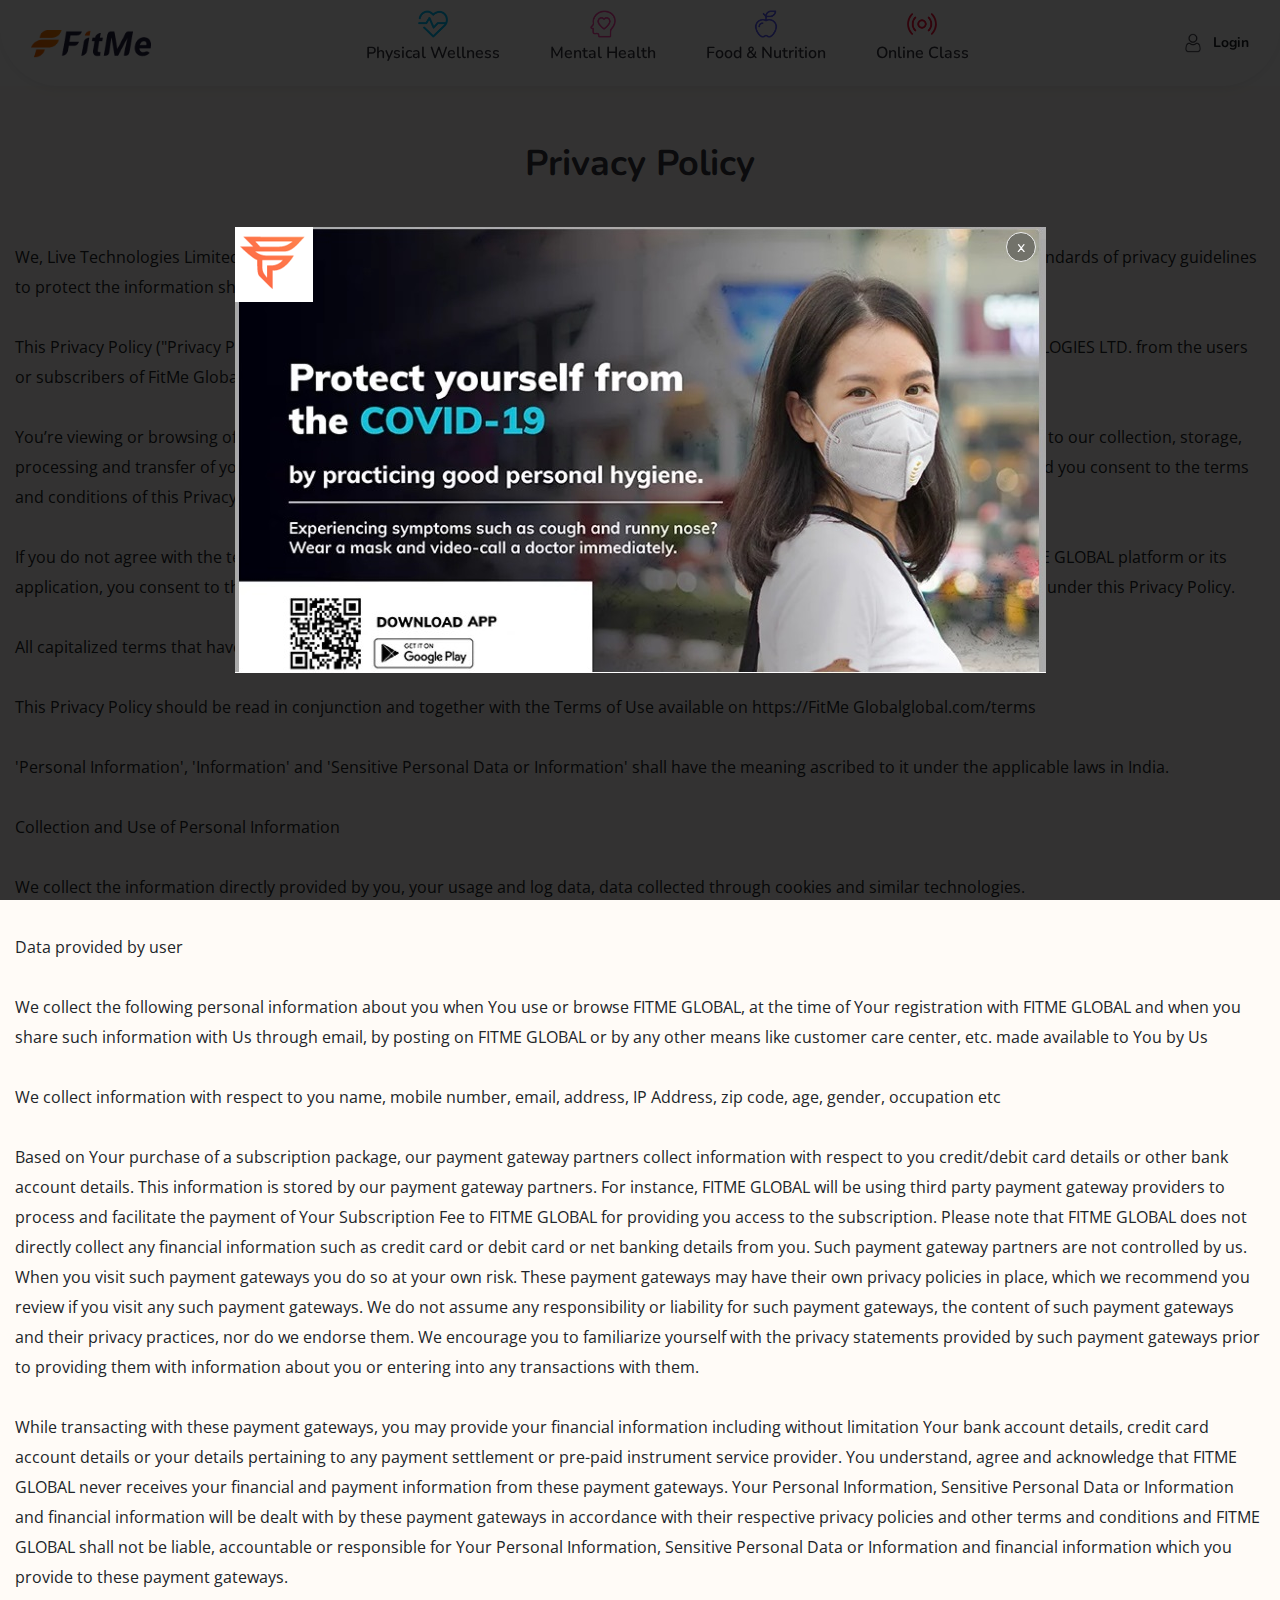
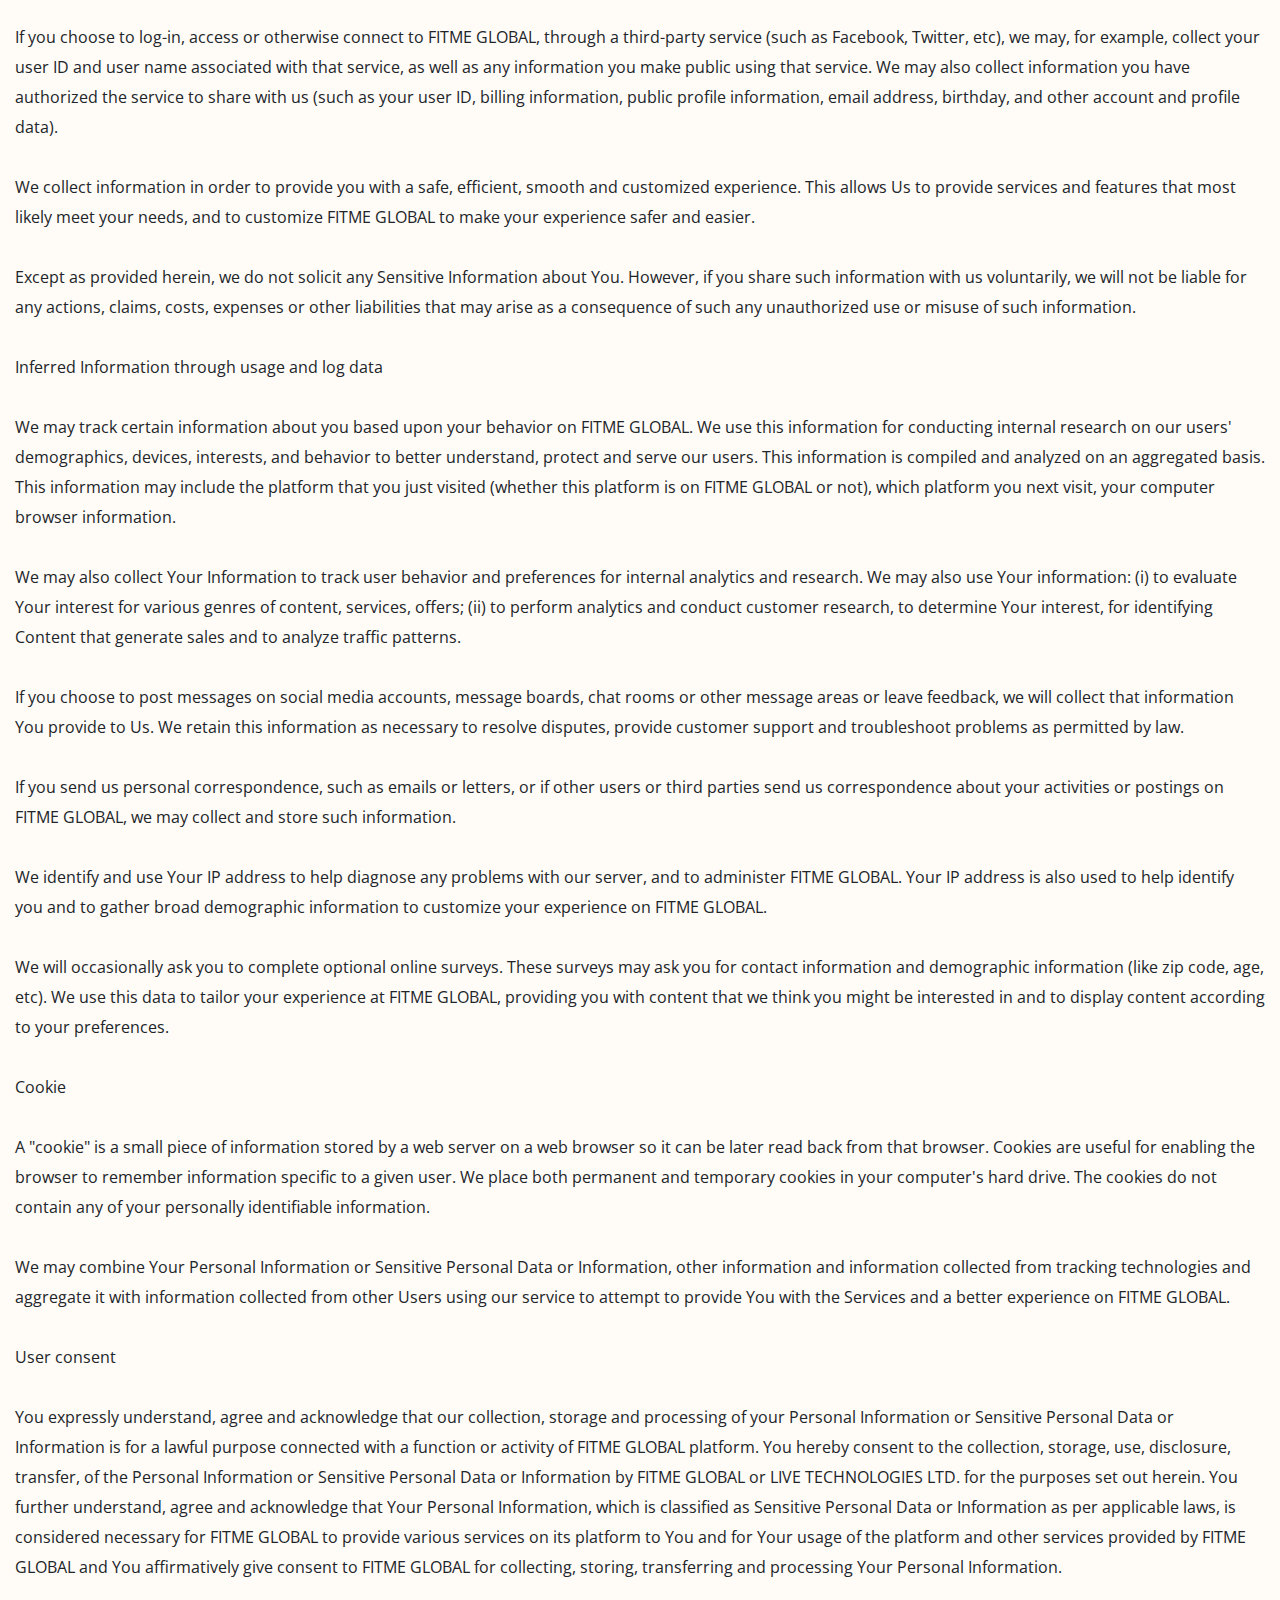
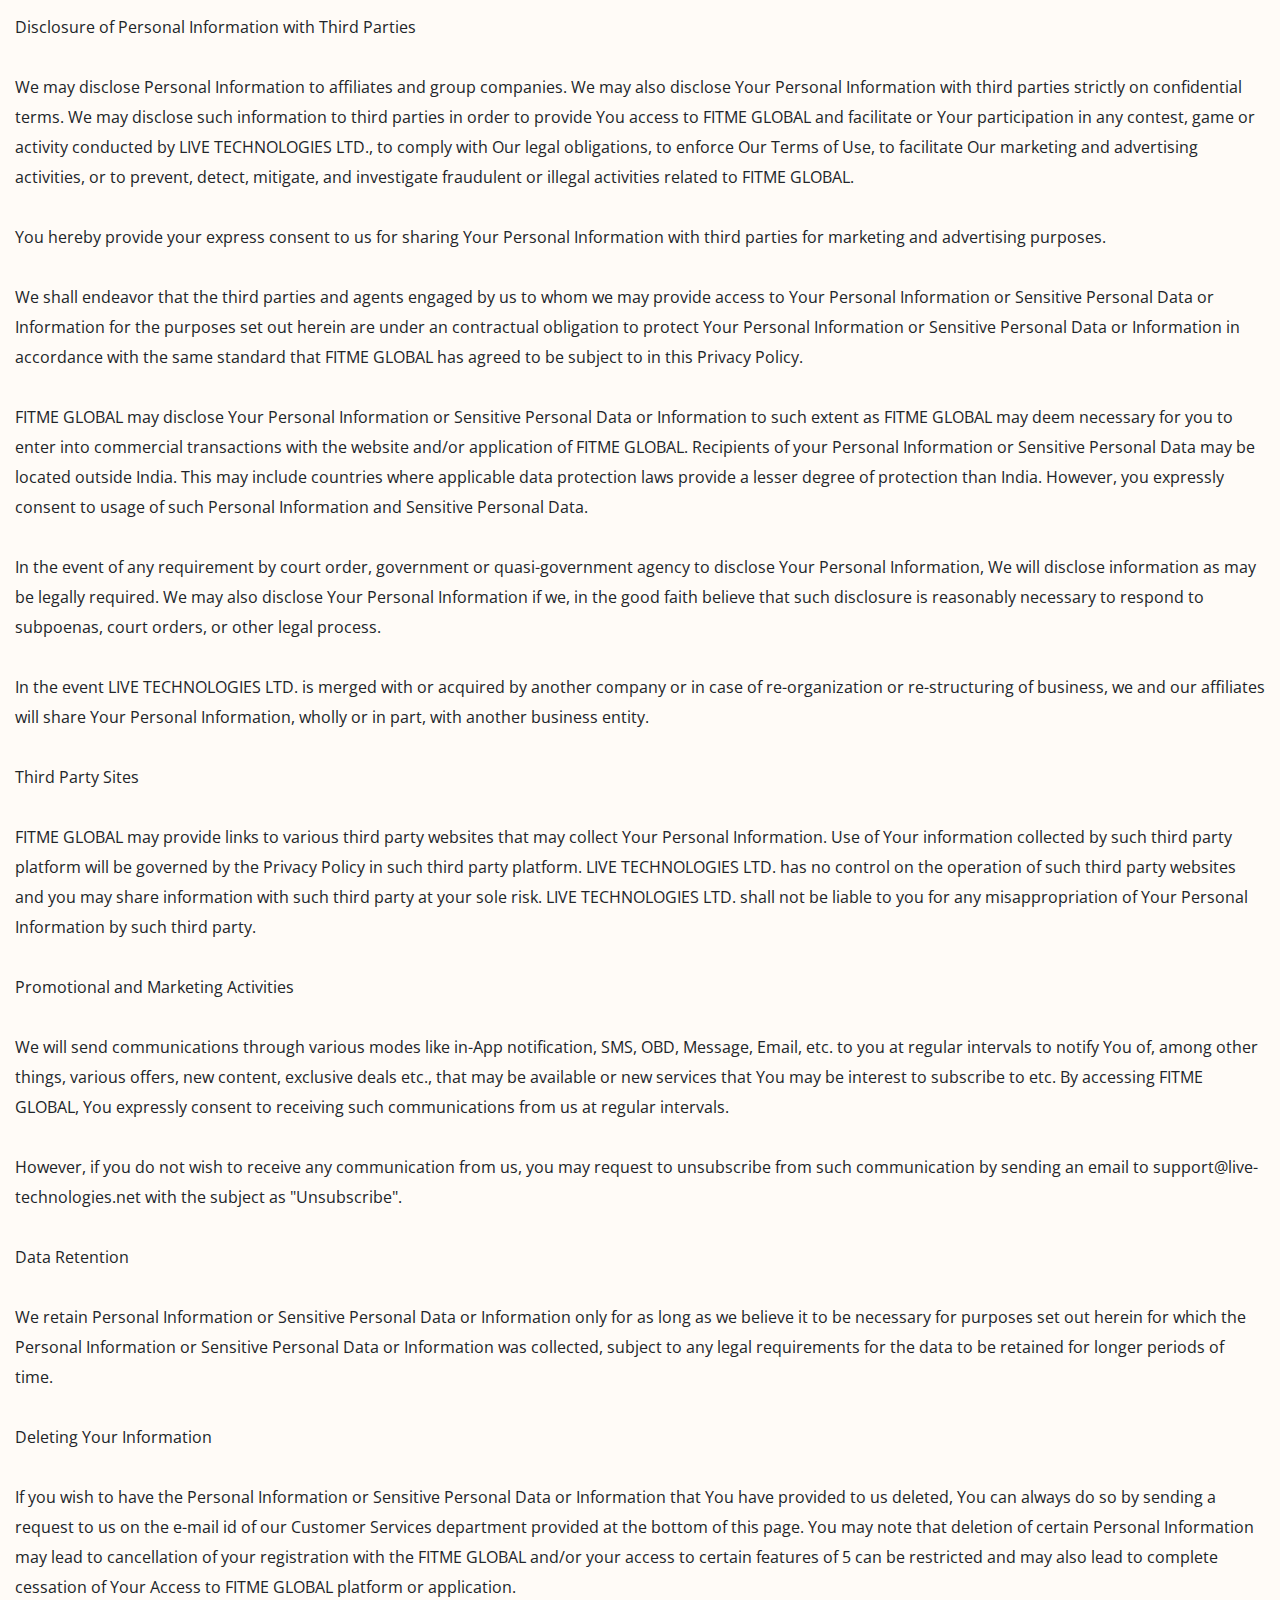
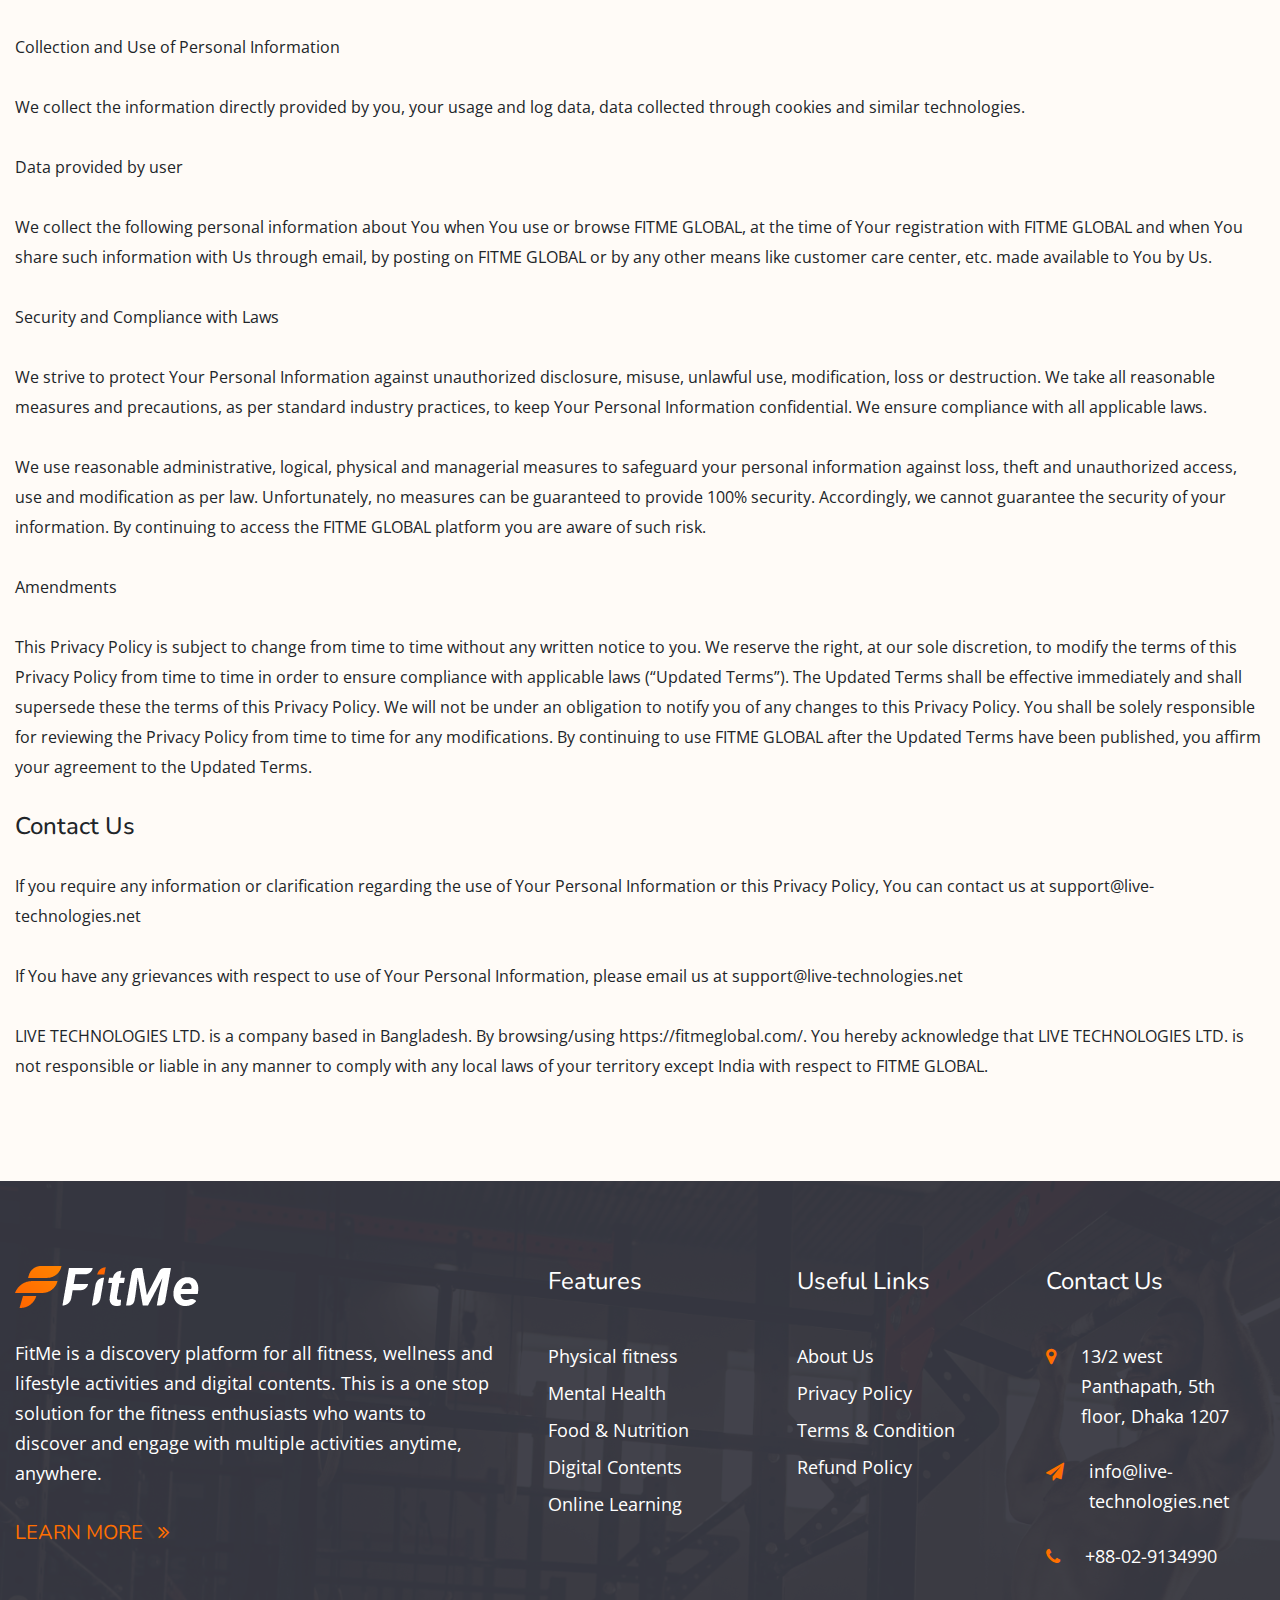
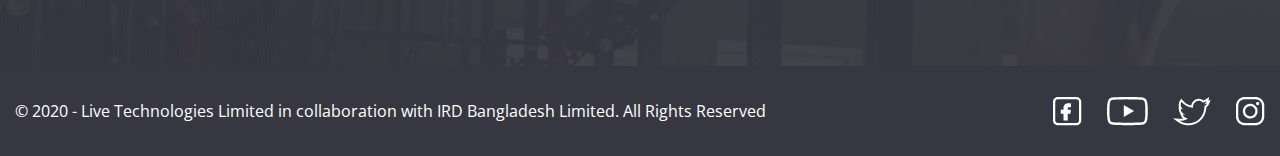
<file: privacy.html>
<!DOCTYPE html>
<html lang="en">

<head>
    <meta charset="UTF-8">
    <meta name="viewport" content="width=device-width, initial-scale=1.0">

    <!-- favicon icon -->
    <link rel="shortcut icon" href="./assets/img/favicon.png" type="image/x-icon">

    <title>Fit Me</title>
    <link rel="stylesheet" href="./assets/css/bootstrap.min.css">
    <link rel="stylesheet" href="./assets/vendors/slick/slick.css">
    <link rel="stylesheet" href="./assets/vendors/slick/slick-theme.css">
    <link rel="stylesheet" href="./assets/vendors/animation/animate.min.css">
    <link rel="stylesheet" href="./assets/vendors/magnify-pop/magnific-popup.css">
    <link rel="stylesheet" href="./assets/vendors/slideText/slideText.css">
    <link rel="stylesheet" href="./assets/css/style.css">
</head>

<body id="headerTopWrap">


    <div class="popupWrap popup">
        <div class="popupInner">
            <div class="popupContent">
                <div class="closePopup">x</div>
                <div class="popLogo">
                    <img src="./assets/img/popLogo.png" alt="popLogo" class="img-fluid">
                </div>
                <img src="./assets/img/popupimg.png" alt="popup img" class="img-fluid popupImg">
            </div>
        </div>
    </div>




    <header class="header">
        <div class="container">
            <div class="row align-items-center">
                <div class="col-12">
                    <nav class="navbar navbar-expand-lg">
                        <div class="logo">
                            <a href="./index.html"><img src="./assets/img/new_logo.png" alt="logo"
                                    class="img-fluid"></a>
                        </div>
                        <button class="navbar-toggler" type="button" data-toggle="collapse" data-target="#mainMenu"
                            aria-controls="mainMenu" aria-expanded="false" aria-label="Toggle navigation">
                            <span class="bar"></span>
                            <span class="bar"></span>
                            <span class="bar"></span>
                        </button>

                        <div class="collapse navbar-collapse mainMenu" id="mainMenu">
                            <ul class="navbar-nav m-auto">
                                <li class="nav-item active">
                                    <a class="nav-link" href="#" datatext="Physical Wellness">
                                        <span class="icon">
                                            <img src="./assets/img/2.physical wellness-01-01.png"
                                                alt="Physical Wellness" class="img-fluid">
                                        </span>
                                        <span class="text">Physical Wellness</span>
                                    </a>
                                </li>
                                <li class="nav-item">
                                    <a class="nav-link" href="#" datatext="Mental Health">
                                        <span class="icon">
                                            <img src="./assets/img/3.Mental health-01.png" alt="Mental Health"
                                                class="img-fluid">
                                        </span>
                                        <span class="text">Mental Health</span>
                                    </a>
                                </li>
                                <li class="nav-item">
                                    <a class="nav-link" href="#">
                                        <span class="icon">
                                            <img src="./assets/img/3.Food & Nutrition-01 (1).png" alt="Food & Nutrition"
                                                class="img-fluid">
                                        </span>
                                        <span class="text">Food & Nutrition</span>
                                    </a>
                                </li>
                                <li class="nav-item">
                                    <a class="nav-link" href="#">
                                        <span class="icon">
                                            <img src="./assets/img/4.Live streaming-01.png" alt="Live Streaming"
                                                class="img-fluid">
                                        </span>
                                        <span class="text">Online Class</span>
                                    </a>
                                </li>
                            </ul>
                            <div class="loginWrap">
                                <a href="#">
                                    <img src="./assets/img/login-01.png" alt="login" class="img-fluid">
                                    Login
                                </a>
                            </div>
                        </div>
                    </nav>
                </div>
            </div>
        </div>
    </header>
    <!-- End of Header -->


    <section class="fitmeAppWrap">
        <div class="container">
            <div class="row align-items-center colRev">
                <div class="col-lg-12 col-md-12 col-sm-12 col-12">
                    <div class="fitAppTextContent">
                        <div class="secTitle">
                            <h4 class="text-center">Privacy Policy</h4>
                        </div>
                        <div class="appDetailsList">
                            <p>We, Live Technologies Limited (“Company”, “We”, “Us”, “Our”) value the trust placed in use by you and therefore, we follow the highest standards of privacy guidelines to protect the information shared by you with us.</p>
                            <br>
                            <p>This Privacy Policy ("Privacy Policy") governs the use of Personal Information shared (as defined below) with or collected by LIVE TECHNOLOGIES LTD. from the users or subscribers of FitMe Global.'</p>
                            <br>
                            <p>You’re viewing or browsing of our content or your use of our services offered on FITME GLOBAL is constructed to mean that you consent to our collection, storage, processing and transfer of your Personal Information or Sensitive Personal Data or Information in accordance with this Privacy Policy and you consent to the terms and conditions of this Privacy Policy. You agree to be bound by the terms of this Privacy Policy.</p>
                            <br>
                            <p>If you do not agree with the terms contained herein, please do not download or browse FITME GLOBAL. By mere browsing or use of FITME GLOBAL platform or its application, you consent to the terms of this Privacy Policy and agree to the use of Your Personal Information in the manner as provided under this Privacy Policy.</p>
                            <br>
                            <p>All capitalized terms that have not been specifically defined herein shall have the same meaning as provided under the Terms of Use.</p>
                            <br>
                            <p>This Privacy Policy should be read in conjunction and together with the Terms of Use available on  https://FitMe Globalglobal.com/terms </p>
                            <br>
                            <p>'Personal Information', 'Information' and 'Sensitive Personal Data or Information' shall have the meaning ascribed to it under the applicable laws in India.</p>
                            <br>
                            <p>Collection and Use of Personal Information</p>
                            <br>
                            <p>We collect the information directly provided by you, your usage and log data, data collected through cookies and similar technologies.</p>
                            <br>
                            <p>Data provided by user</p>
                            <br>
                            <p>We collect the following personal information about you when You use or browse FITME GLOBAL, at the time of Your registration with FITME GLOBAL and when you share such information with Us through email, by posting on FITME GLOBAL or by any other means like customer care center, etc. made available to You by Us</p>
                            <br>
                            <p>We collect information with respect to you name, mobile number, email, address, IP Address, zip code, age, gender, occupation etc</p>
                            <br>
                            <p>Based on Your purchase of a subscription package, our payment gateway partners collect information with respect to you credit/debit card details or other bank account details. This information is stored by our payment gateway partners. For instance, FITME GLOBAL will be using third party payment gateway providers to process and facilitate the payment of Your Subscription Fee to FITME GLOBAL for providing you access to the subscription. Please note that FITME GLOBAL does not directly collect any financial information such as credit card or debit card or net banking details from you. Such payment gateway partners are not controlled by us. When you visit such payment gateways you do so at your own risk. These payment gateways may have their own privacy policies in place, which we recommend you review if you visit any such payment gateways. We do not assume any responsibility or liability for such payment gateways, the content of such payment gateways and their privacy practices, nor do we endorse them. We encourage you to familiarize yourself with the privacy statements provided by such payment gateways prior to providing them with information about you or entering into any transactions with them.</p>
                            <br>
                            <p>While transacting with these payment gateways, you may provide your financial information including without limitation Your bank account details, credit card account details or your details pertaining to any payment settlement or pre-paid instrument service provider. You understand, agree and acknowledge that FITME GLOBAL never receives your financial and payment information from these payment gateways. Your Personal Information, Sensitive Personal Data or Information and financial information will be dealt with by these payment gateways in accordance with their respective privacy policies and other terms and conditions and FITME GLOBAL shall not be liable, accountable or responsible for Your Personal Information, Sensitive Personal Data or Information and financial information which you provide to these payment gateways.</p>
                            <br>
                            <p>If you choose to log-in, access or otherwise connect to FITME GLOBAL, through a third-party service (such as Facebook, Twitter, etc), we may, for example, collect your user ID and user name associated with that service, as well as any information you make public using that service. We may also collect information you have authorized the service to share with us (such as your user ID, billing information, public profile information, email address, birthday, and other account and profile data).</p>
                            <br>
                            <p>We collect information in order to provide you with a safe, efficient, smooth and customized experience. This allows Us to provide services and features that most likely meet your needs, and to customize FITME GLOBAL to make your experience safer and easier.</p>
                            <br>
                            <p>Except as provided herein, we do not solicit any Sensitive Information about You. However, if you share such information with us voluntarily, we will not be liable for any actions, claims, costs, expenses or other liabilities that may arise as a consequence of such any unauthorized use or misuse of such information.</p>
                            <br>
                            <p>Inferred Information through usage and log data</p>
                            <br>
                            <p>We may track certain information about you based upon your behavior on FITME GLOBAL. We use this information for conducting internal research on our users' demographics, devices, interests, and behavior to better understand, protect and serve our users. This information is compiled and analyzed on an aggregated basis. This information may include the platform that you just visited (whether this platform is on FITME GLOBAL or not), which platform you next visit, your computer browser information.</p>
                            <br>
                            <p>We may also collect Your Information to track user behavior and preferences for internal analytics and research. We may also use Your information: (i) to evaluate Your interest for various genres of content, services, offers; (ii) to perform analytics and conduct customer research, to determine Your interest, for identifying Content that generate sales and to analyze traffic patterns.</p>
                            <br>
                            <p>If you choose to post messages on social media accounts, message boards, chat rooms or other message areas or leave feedback, we will collect that information You provide to Us. We retain this information as necessary to resolve disputes, provide customer support and troubleshoot problems as permitted by law.</p>
                            <br>
                            <p>If you send us personal correspondence, such as emails or letters, or if other users or third parties send us correspondence about your activities or postings on FITME GLOBAL, we may collect and store such information.</p>
                            <br>
                            <p>We identify and use Your IP address to help diagnose any problems with our server, and to administer FITME GLOBAL. Your IP address is also used to help identify you and to gather broad demographic information to customize your experience on FITME GLOBAL.</p>
                            <br>
                            <p>We will occasionally ask you to complete optional online surveys. These surveys may ask you for contact information and demographic information (like zip code, age, etc). We use this data to tailor your experience at FITME GLOBAL, providing you with content that we think you might be interested in and to display content according to your preferences.</p>
                            <br>
                            <p>Cookie</p>
                            <br>
                            <p>A "cookie" is a small piece of information stored by a web server on a web browser so it can be later read back from that browser. Cookies are useful for enabling the browser to remember information specific to a given user. We place both permanent and temporary cookies in your computer's hard drive. The cookies do not contain any of your personally identifiable information.</p>
                            <br>
                            <p>We may combine Your Personal Information or Sensitive Personal Data or Information, other information and information collected from tracking technologies and aggregate it with information collected from other Users using our service to attempt to provide You with the Services and a better experience on FITME GLOBAL.</p>
                            <br>
                            <p>User consent</p>
                            <br>
                            <p>You expressly understand, agree and acknowledge that our collection, storage and processing of your Personal Information or Sensitive Personal Data or Information is for a lawful purpose connected with a function or activity of FITME GLOBAL platform. You hereby consent to the collection, storage, use, disclosure, transfer, of the Personal Information or Sensitive Personal Data or Information by FITME GLOBAL or LIVE TECHNOLOGIES LTD. for the purposes set out herein. You further understand, agree and acknowledge that Your Personal Information, which is classified as Sensitive Personal Data or Information as per applicable laws, is considered necessary for FITME GLOBAL to provide various services on its platform to You and for Your usage of the platform and other services provided by FITME GLOBAL and You affirmatively give consent to FITME GLOBAL for collecting, storing, transferring and processing Your Personal Information.</p>
                            <br>
                            <p>Disclosure of Personal Information with Third Parties</p>
                            <br>
                            <p>We may disclose Personal Information to affiliates and group companies. We may also disclose Your Personal Information with third parties strictly on confidential terms. We may disclose such information to third parties in order to provide You access to FITME GLOBAL and facilitate or Your participation in any contest, game or activity conducted by LIVE TECHNOLOGIES LTD., to comply with Our legal obligations, to enforce Our Terms of Use, to facilitate Our marketing and advertising activities, or to prevent, detect, mitigate, and investigate fraudulent or illegal activities related to FITME GLOBAL.</p>
                            <br>
                            <p>You hereby provide your express consent to us for sharing Your Personal Information with third parties for marketing and advertising purposes.</p>
                            <br>
                            <p>We shall endeavor that the third parties and agents engaged by us to whom we may provide access to Your Personal Information or Sensitive Personal Data or Information for the purposes set out herein are under an contractual obligation to protect Your Personal Information or Sensitive Personal Data or Information in accordance with the same standard that FITME GLOBAL has agreed to be subject to in this Privacy Policy.</p>
                            <br>
                            <p>FITME GLOBAL may disclose Your Personal Information or Sensitive Personal Data or Information to such extent as FITME GLOBAL may deem necessary for you to enter into commercial transactions with the website and/or application of FITME GLOBAL. Recipients of your Personal Information or Sensitive Personal Data may be located outside India. This may include countries where applicable data protection laws provide a lesser degree of protection than India. However, you expressly consent to usage of such Personal Information and Sensitive Personal Data.</p>
                            <br>
                            <p>In the event of any requirement by court order, government or quasi-government agency to disclose Your Personal Information, We will disclose information as may be legally required. We may also disclose Your Personal Information if we, in the good faith believe that such disclosure is reasonably necessary to respond to subpoenas, court orders, or other legal process.</p>
                            <br>
                            <p>In the event LIVE TECHNOLOGIES LTD. is merged with or acquired by another company or in case of re-organization or re-structuring of business, we and our affiliates will share Your Personal Information, wholly or in part, with another business entity.</p>
                            <br>
                            <p>Third Party Sites</p>
                            <br>
                            <p>FITME GLOBAL may provide links to various third party websites that may collect Your Personal Information. Use of Your information collected by such third party platform will be governed by the Privacy Policy in such third party platform. LIVE TECHNOLOGIES LTD. has no control on the operation of such third party websites and you may share information with such third party at your sole risk. LIVE TECHNOLOGIES LTD. shall not be liable to you for any misappropriation of Your Personal Information by such third party.</p>
                            <br>
                            <p>Promotional and Marketing Activities</p>
                            <br>
                            <p>We will send communications through various modes like in-App notification, SMS, OBD, Message, Email, etc. to you at regular intervals to notify You of, among other things, various offers, new content, exclusive deals etc., that may be available or new services that You may be interest to subscribe to etc. By accessing FITME GLOBAL, You expressly consent to receiving such communications from us at regular intervals.</p>
                            <br>
                            <p>However, if you do not wish to receive any communication from us, you may request to unsubscribe from such communication by sending an email to support@live-technologies.net with the subject as "Unsubscribe".</p>
                            <br>
                            <p>Data Retention</p>
                            <br>
                            <p>We retain Personal Information or Sensitive Personal Data or Information only for as long as we believe it to be necessary for purposes set out herein for which the Personal Information or Sensitive Personal Data or Information was collected, subject to any legal requirements for the data to be retained for longer periods of time.</p>
                            <br>
                            <p>Deleting Your Information</p>
                            <br>
                            <p>If you wish to have the Personal Information or Sensitive Personal Data or Information that You have provided to us deleted, You can always do so by sending a request to us on the e-mail id of our Customer Services department provided at the bottom of this page. You may note that deletion of certain Personal Information may lead to cancellation of your registration with the FITME GLOBAL and/or your access to certain features of 5 can be restricted and may also lead to complete cessation of Your Access to FITME GLOBAL platform or application.</p>
                            <br>
                            <p>Collection and Use of Personal Information</p>
                            <br>
                            <p>We collect the information directly provided by you, your usage and log data, data collected through cookies and similar technologies.</p>
                            <br>
                            <p>Data provided by user</p>
                            <br>
                            <p>We collect the following personal information about You when You use or browse FITME GLOBAL, at the time of Your registration with FITME GLOBAL and when You share such information with Us through email, by posting on FITME GLOBAL or by any other means like customer care center, etc. made available to You by Us.</p>
                            <br>
                            <p>Security and Compliance with Laws</p>
                            <br>
                            <p>We strive to protect Your Personal Information against unauthorized disclosure, misuse, unlawful use, modification, loss or destruction. We take all reasonable measures and precautions, as per standard industry practices, to keep Your Personal Information confidential. We ensure compliance with all applicable laws.</p>
                            <br>
                            <p>We use reasonable administrative, logical, physical and managerial measures to safeguard your personal information against loss, theft and unauthorized access, use and modification as per law. Unfortunately, no measures can be guaranteed to provide 100% security. Accordingly, we cannot guarantee the security of your information. By continuing to access the FITME GLOBAL platform you are aware of such risk.</p>
                            <br>
                            <p>Amendments</p>
                            <br>
                            <p>This Privacy Policy is subject to change from time to time without any written notice to you. We reserve the right, at our sole discretion, to modify the terms of this Privacy Policy from time to time in order to ensure compliance with applicable laws (“Updated Terms”). The Updated Terms shall be effective immediately and shall supersede these the terms of this Privacy Policy. We will not be under an obligation to notify you of any changes to this Privacy Policy. You shall be solely responsible for reviewing the Privacy Policy from time to time for any modifications. By continuing to use FITME GLOBAL after the Updated Terms have been published, you affirm your agreement to the Updated Terms.</p>
                            <br>
                            <h4>Contact Us</h4>
                            <br>
                            <p>If you require any information or clarification regarding the use of Your Personal Information or this Privacy Policy, You can contact us at support@live-technologies.net</p>
                            <br><p>If You have any grievances with respect to use of Your Personal Information, please email us at support@live-technologies.net </p>
                            <br>
                            <p>LIVE TECHNOLOGIES LTD. is a company based in Bangladesh. By browsing/using https://fitmeglobal.com/. You hereby acknowledge that LIVE TECHNOLOGIES LTD. is not responsible or liable in any manner to comply with any local laws of your territory except India with respect to FITME GLOBAL.</p>
                        </div>
                        <div class="downloadLink">
                            <!-- <a href="#">Download now</a>
                            <a href="#">Sign up now</a> -->
                        </div>
                    </div>
                </div>
                
            </div>
        </div>
        <br>
    </section>
    <!-- End of fitmeAppWrap -->



    <footer class="footerWrap">
        <div class="footerTop">
            <div class="container">
                <div class="row">
                    <div class="col-lg-5 col-md-12 col-sm-12 col-12">
                        <div class="footerLeftContent">
                            <div class="footerLogo">
                                <a href="#">
                                    <img src="./assets/img/logo1.png" alt="logo" class="img-fluid">
                                </a>
                            </div>
                            <div class="footerContent">
                                <p>FitMe is a discovery platform for all fitness, wellness and lifestyle activities and
                                    digital contents. This is a one stop solution for the fitness enthusiasts who wants
                                    to discover and engage with multiple activities anytime, anywhere. </p>
                                <div class="learnMore">
                                    <a href="#">LEARN MORE <i class="fa fa-angle-double-right"></i></a>
                                </div>
                            </div>
                        </div>
                    </div>
                    <div class="col-lg-7 col-md-12 col-sm-12 col-12">
                        <div class="row">
                            <div class="col-md-4 col-sm-4 col-12">
                                <div class="footerItem">
                                    <h4 class="footerTitle">Features</h4>
                                    <ul class="footerMenu">
                                        <li><a href="#">Physical fitness</a></li>
                                        <li><a href="#">Mental Health</a></li>
                                        <li><a href="#">Food & Nutrition</a></li>
                                        <li><a href="#">Digital Contents</a></li>
                                        <li><a href="#">Online Learning</a></li>
                                    </ul>
                                </div>
                            </div>
                            <div class="col-md-4 col-sm-4 col-12">
                                <div class="footerItem">
                                    <h4 class="footerTitle">Useful Links</h4>
                                    <ul class="footerMenu">
                                        <li><a href="about_us.html">About Us</a></li>
                                        <!-- <li><a href="#">FAQ</a></li> -->
                                        <li><a href="privacy.html">Privacy Policy</a></li>
                                        <li><a href="terms.html">Terms & Condition</a></li>
                                        <!-- <li><a href="#">Help Center</a></li> -->
                                        <li><a href="return.html">Refund Policy</a></li>
                                    </ul>
                                </div>
                            </div>
                            <div class="col-md-4 col-sm-4 col-12">
                                <div class="footerItem">
                                    <h4 class="footerTitle">Contact Us</h4>
                                    <div class="footerContact">
                                        <p> <i class="fa fa-map-marker"></i> 13/2 west Panthapath, 5th floor, Dhaka 1207
                                        </p>
                                        <p><i class="fa fa-paper-plane"></i>info@live-technologies.net </p>
                                        <p><i class="fa fa-phone"></i>+88-02-9134990</p>
                                    </div>
                                </div>
                            </div>
                        </div>
                    </div>
                </div>
            </div>
        </div>
        <div class="footerBottom">
            <div class="container">
                <div class="row">
                    <div class="col-md-8 col-sm-12 col-12">
                        <div class="copyRight">
                            <p>&copy; 2020 - Live Technologies Limited in collaboration with IRD Bangladesh Limited. All
                                Rights
                                Reserved</p>
                        </div>
                    </div>
                    <div class="col-md-4 col-sm-12 col-12">
                        <ul class="foogterSocial d-flex align-items-center justify-content-end">
                            <li><a href="#"><img src="./assets/img/facebook.png" alt="icon" class="img-fluid"></a></li>
                            <li><a href="#"><img src="./assets/img/youtube.png" alt="icon" class="img-fluid"></a></li>
                            <li><a href="#"><img src="./assets/img/twitter.png" alt="icon" class="img-fluid"></a></li>
                            <li><a href="#"><img src="./assets/img/ins.png" alt="icon" class="img-fluid"></a></li>
                        </ul>
                    </div>
                </div>
            </div>
        </div>
    </footer>
    <!-- End of footerWrap -->

    <div class="go_to_top">
        <a href="#headerTopWrap"><i class="fa fa-chevron-up"></i></a>
    </div>


    <script src="./assets/js/jquery-3.5.1.min.js"></script>
    <script src="./assets/js/bootstrap.min.js"></script>
    <script src="./assets/vendors/slick/slick.min.js"></script>
    <script src="./assets/vendors/magnify-pop/jquery.magnific-popup.min.js"></script>
    <script src="./assets/vendors/slideText/slidetext.js"></script>
    <script src="./assets/js/custom.js"></script>


</body>

</html>
</file>
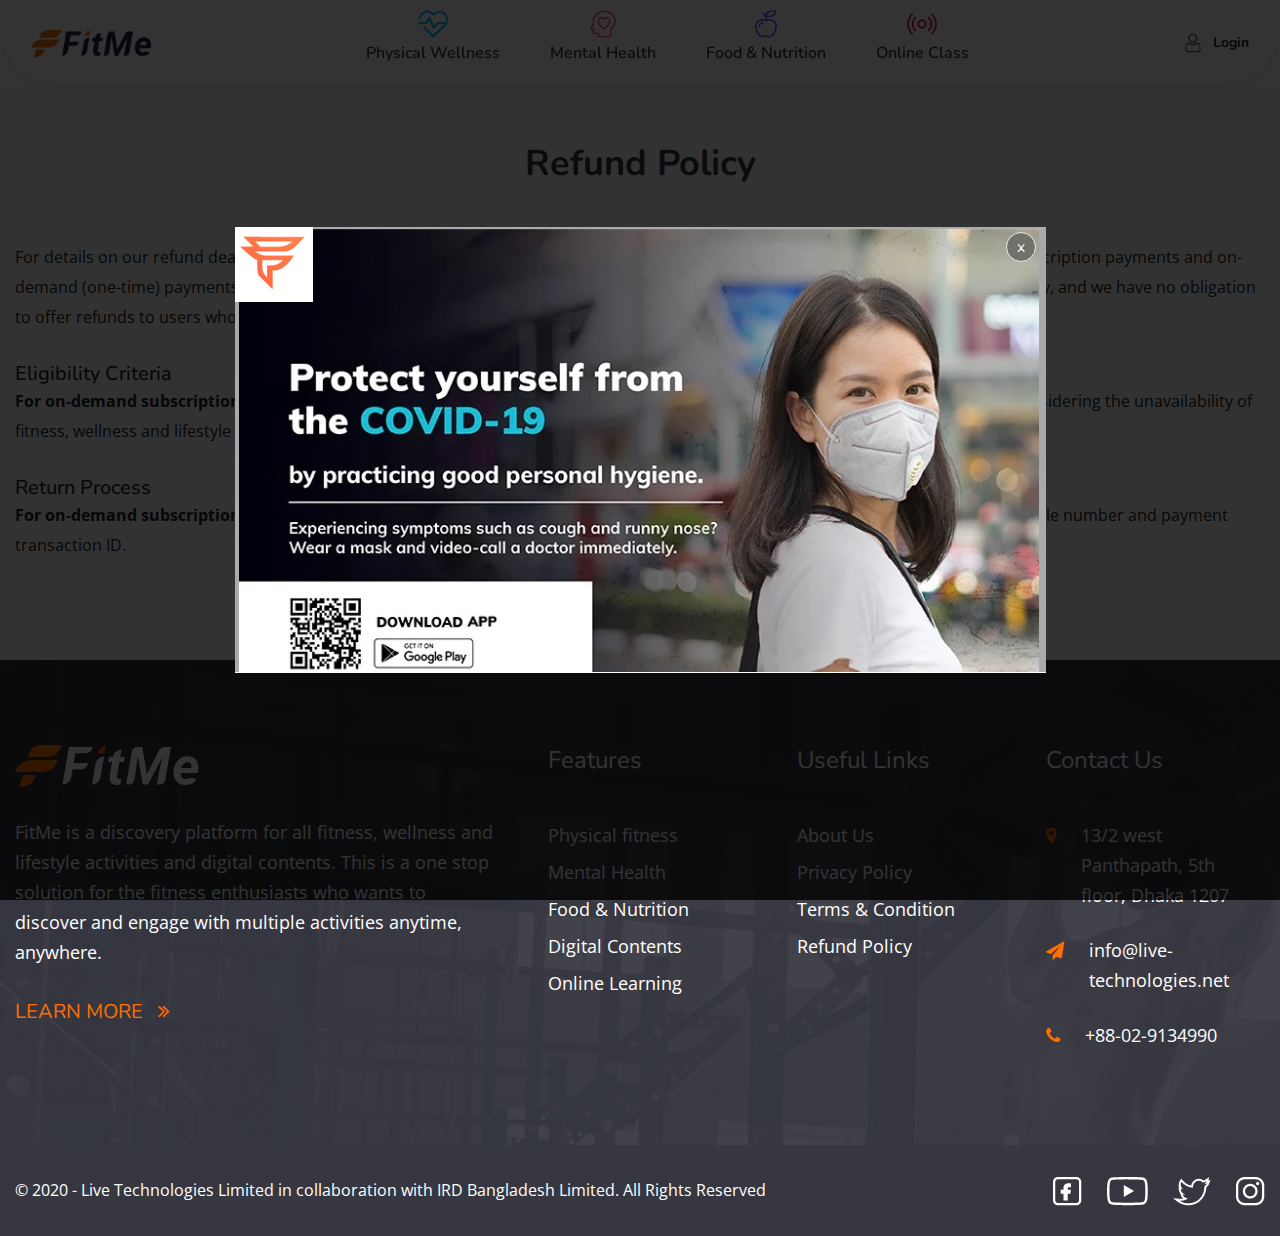
<file: return.html>
<!DOCTYPE html>
<html lang="en">

<head>
    <meta charset="UTF-8">
    <meta name="viewport" content="width=device-width, initial-scale=1.0">

    <!-- favicon icon -->
    <link rel="shortcut icon" href="./assets/img/favicon.png" type="image/x-icon">

    <title>Fit Me</title>
    <link rel="stylesheet" href="./assets/css/bootstrap.min.css">
    <link rel="stylesheet" href="./assets/vendors/slick/slick.css">
    <link rel="stylesheet" href="./assets/vendors/slick/slick-theme.css">
    <link rel="stylesheet" href="./assets/vendors/animation/animate.min.css">
    <link rel="stylesheet" href="./assets/vendors/magnify-pop/magnific-popup.css">
    <link rel="stylesheet" href="./assets/vendors/slideText/slideText.css">
    <link rel="stylesheet" href="./assets/css/style.css">
</head>

<body id="headerTopWrap">


    <div class="popupWrap popup">
        <div class="popupInner">
            <div class="popupContent">
                <div class="closePopup">x</div>
                <div class="popLogo">
                    <img src="./assets/img/popLogo.png" alt="popLogo" class="img-fluid">
                </div>
                <img src="./assets/img/popupimg.png" alt="popup img" class="img-fluid popupImg">
            </div>
        </div>
    </div>




    <header class="header">
        <div class="container">
            <div class="row align-items-center">
                <div class="col-12">
                    <nav class="navbar navbar-expand-lg">
                        <div class="logo">
                            <a href="./index.html"><img src="./assets/img/new_logo.png" alt="logo"
                                    class="img-fluid"></a>
                        </div>
                        <button class="navbar-toggler" type="button" data-toggle="collapse" data-target="#mainMenu"
                            aria-controls="mainMenu" aria-expanded="false" aria-label="Toggle navigation">
                            <span class="bar"></span>
                            <span class="bar"></span>
                            <span class="bar"></span>
                        </button>

                        <div class="collapse navbar-collapse mainMenu" id="mainMenu">
                            <ul class="navbar-nav m-auto">
                                <li class="nav-item active">
                                    <a class="nav-link" href="#" datatext="Physical Wellness">
                                        <span class="icon">
                                            <img src="./assets/img/2.physical wellness-01-01.png"
                                                alt="Physical Wellness" class="img-fluid">
                                        </span>
                                        <span class="text">Physical Wellness</span>
                                    </a>
                                </li>
                                <li class="nav-item">
                                    <a class="nav-link" href="#" datatext="Mental Health">
                                        <span class="icon">
                                            <img src="./assets/img/3.Mental health-01.png" alt="Mental Health"
                                                class="img-fluid">
                                        </span>
                                        <span class="text">Mental Health</span>
                                    </a>
                                </li>
                                <li class="nav-item">
                                    <a class="nav-link" href="#">
                                        <span class="icon">
                                            <img src="./assets/img/3.Food & Nutrition-01 (1).png" alt="Food & Nutrition"
                                                class="img-fluid">
                                        </span>
                                        <span class="text">Food & Nutrition</span>
                                    </a>
                                </li>
                                <li class="nav-item">
                                    <a class="nav-link" href="#">
                                        <span class="icon">
                                            <img src="./assets/img/4.Live streaming-01.png" alt="Live Streaming"
                                                class="img-fluid">
                                        </span>
                                        <span class="text">Online Class</span>
                                    </a>
                                </li>
                            </ul>
                            <div class="loginWrap">
                                <a href="#">
                                    <img src="./assets/img/login-01.png" alt="login" class="img-fluid">
                                    Login
                                </a>
                            </div>
                        </div>
                    </nav>
                </div>
            </div>
        </div>
    </header>
    <!-- End of Header -->


    <section class="fitmeAppWrap">
        <div class="container">
            <div class="row align-items-center colRev">
                <div class="col-lg-12 col-md-12 col-sm-12 col-12">
                    <div class="fitAppTextContent">
                        <div class="secTitle">
                            <h4 class="text-center">Refund Policy</h4>
                        </div>
                        <div class="appDetailsList">
                            <p>
                                For details on our refund deadlines and policies, please refer to the information below. Please note that our policies differ between subscription payments and on-demand (one-time) payments made for Cinematic application. Please also note that we treat violations of our Terms of Use very seriously, and we have no obligation to offer refunds to users who violate these terms, even if their requests are made within the designated refund period. 
                            </p>
                            <br>
                            <h5>
                                Eligibility Criteria 
                            </h5>
                            <p>
                                <strong>For on-demand subscriptions:</strong> If user is unable to avail our services upon paying the fees, he/she will be eligible to get 100% refund considering the unavailability of fitness, wellness and lifestyle video consultations. 
                            </p>
                            <br>
                            <h5>
                                Return Process
                            </h5>
                            <p>
                                <strong>For on-demand subscriptions:</strong> The process to avail the refund is to email at support@live-technologies.net by providing the user’s mobile number and payment transaction ID.  
                            </p>
                        </div>
                        <div class="downloadLink">
                            <!-- <a href="#">Download now</a>
                            <a href="#">Sign up now</a> -->
                        </div>
                    </div>
                </div>
                
            </div>
        </div>
        <br>
    </section>
    <!-- End of fitmeAppWrap -->



    <footer class="footerWrap">
        <div class="footerTop">
            <div class="container">
                <div class="row">
                    <div class="col-lg-5 col-md-12 col-sm-12 col-12">
                        <div class="footerLeftContent">
                            <div class="footerLogo">
                                <a href="#">
                                    <img src="./assets/img/logo1.png" alt="logo" class="img-fluid">
                                </a>
                            </div>
                            <div class="footerContent">
                                <p>FitMe is a discovery platform for all fitness, wellness and lifestyle activities and
                                    digital contents. This is a one stop solution for the fitness enthusiasts who wants
                                    to discover and engage with multiple activities anytime, anywhere. </p>
                                <div class="learnMore">
                                    <a href="#">LEARN MORE <i class="fa fa-angle-double-right"></i></a>
                                </div>
                            </div>
                        </div>
                    </div>
                    <div class="col-lg-7 col-md-12 col-sm-12 col-12">
                        <div class="row">
                            <div class="col-md-4 col-sm-4 col-12">
                                <div class="footerItem">
                                    <h4 class="footerTitle">Features</h4>
                                    <ul class="footerMenu">
                                        <li><a href="#">Physical fitness</a></li>
                                        <li><a href="#">Mental Health</a></li>
                                        <li><a href="#">Food & Nutrition</a></li>
                                        <li><a href="#">Digital Contents</a></li>
                                        <li><a href="#">Online Learning</a></li>
                                    </ul>
                                </div>
                            </div>
                            <div class="col-md-4 col-sm-4 col-12">
                                <div class="footerItem">
                                    <h4 class="footerTitle">Useful Links</h4>
                                    <ul class="footerMenu">
                                        <li><a href="about_us.html">About Us</a></li>
                                        <!-- <li><a href="#">FAQ</a></li> -->
                                        <li><a href="privacy.html">Privacy Policy</a></li>
                                        <li><a href="terms.html">Terms & Condition</a></li>
                                        <!-- <li><a href="#">Help Center</a></li> -->
                                        <li><a href="return.html">Refund Policy</a></li>
                                    </ul>
                                </div>
                            </div>
                            <div class="col-md-4 col-sm-4 col-12">
                                <div class="footerItem">
                                    <h4 class="footerTitle">Contact Us</h4>
                                    <div class="footerContact">
                                        <p> <i class="fa fa-map-marker"></i> 13/2 west Panthapath, 5th floor, Dhaka 1207
                                        </p>
                                        <p><i class="fa fa-paper-plane"></i>info@live-technologies.net </p>
                                        <p><i class="fa fa-phone"></i>+88-02-9134990</p>
                                    </div>
                                </div>
                            </div>
                        </div>
                    </div>
                </div>
            </div>
        </div>
        <div class="footerBottom">
            <div class="container">
                <div class="row">
                    <div class="col-md-8 col-sm-12 col-12">
                        <div class="copyRight">
                            <p>&copy; 2020 - Live Technologies Limited in collaboration with IRD Bangladesh Limited. All
                                Rights
                                Reserved</p>
                        </div>
                    </div>
                    <div class="col-md-4 col-sm-12 col-12">
                        <ul class="foogterSocial d-flex align-items-center justify-content-end">
                            <li><a href="#"><img src="./assets/img/facebook.png" alt="icon" class="img-fluid"></a></li>
                            <li><a href="#"><img src="./assets/img/youtube.png" alt="icon" class="img-fluid"></a></li>
                            <li><a href="#"><img src="./assets/img/twitter.png" alt="icon" class="img-fluid"></a></li>
                            <li><a href="#"><img src="./assets/img/ins.png" alt="icon" class="img-fluid"></a></li>
                        </ul>
                    </div>
                </div>
            </div>
        </div>
    </footer>
    <!-- End of footerWrap -->

    <div class="go_to_top">
        <a href="#headerTopWrap"><i class="fa fa-chevron-up"></i></a>
    </div>


    <script src="./assets/js/jquery-3.5.1.min.js"></script>
    <script src="./assets/js/bootstrap.min.js"></script>
    <script src="./assets/vendors/slick/slick.min.js"></script>
    <script src="./assets/vendors/magnify-pop/jquery.magnific-popup.min.js"></script>
    <script src="./assets/vendors/slideText/slidetext.js"></script>
    <script src="./assets/js/custom.js"></script>


</body>

</html>
</file>
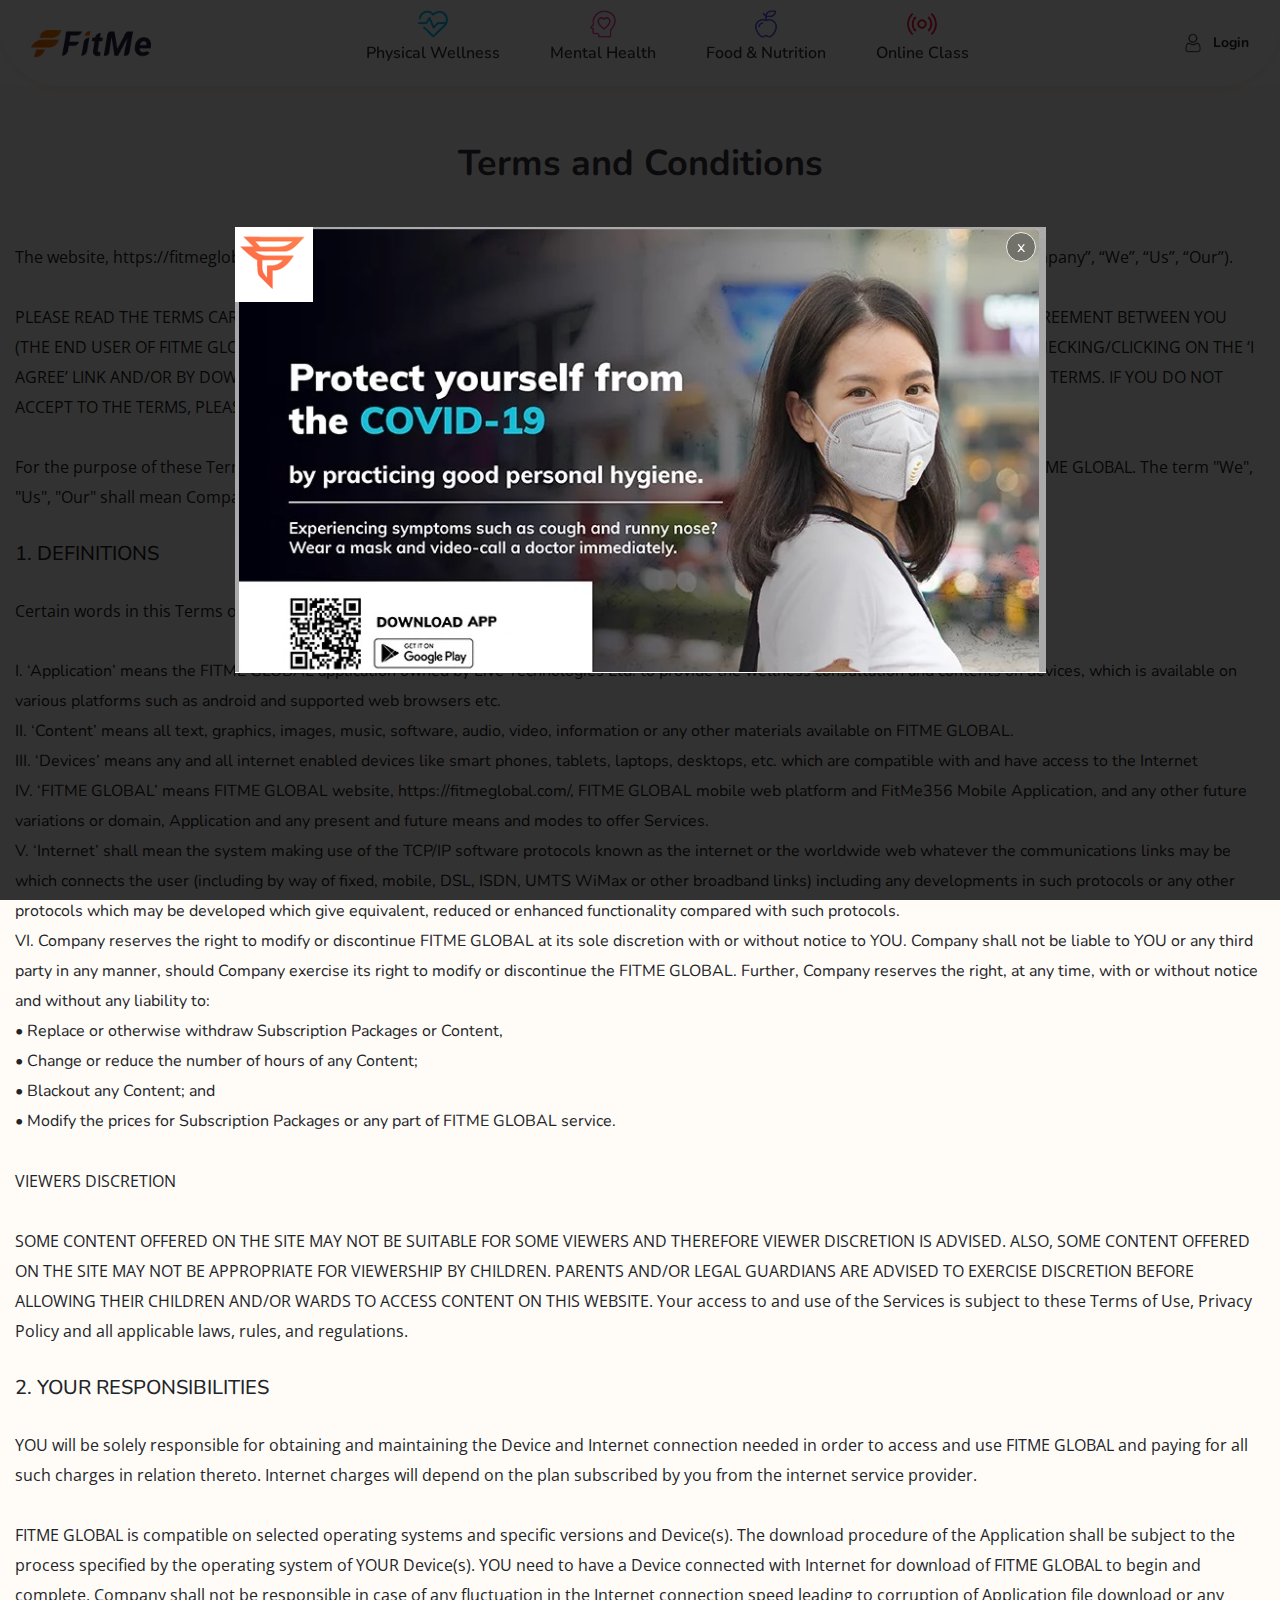
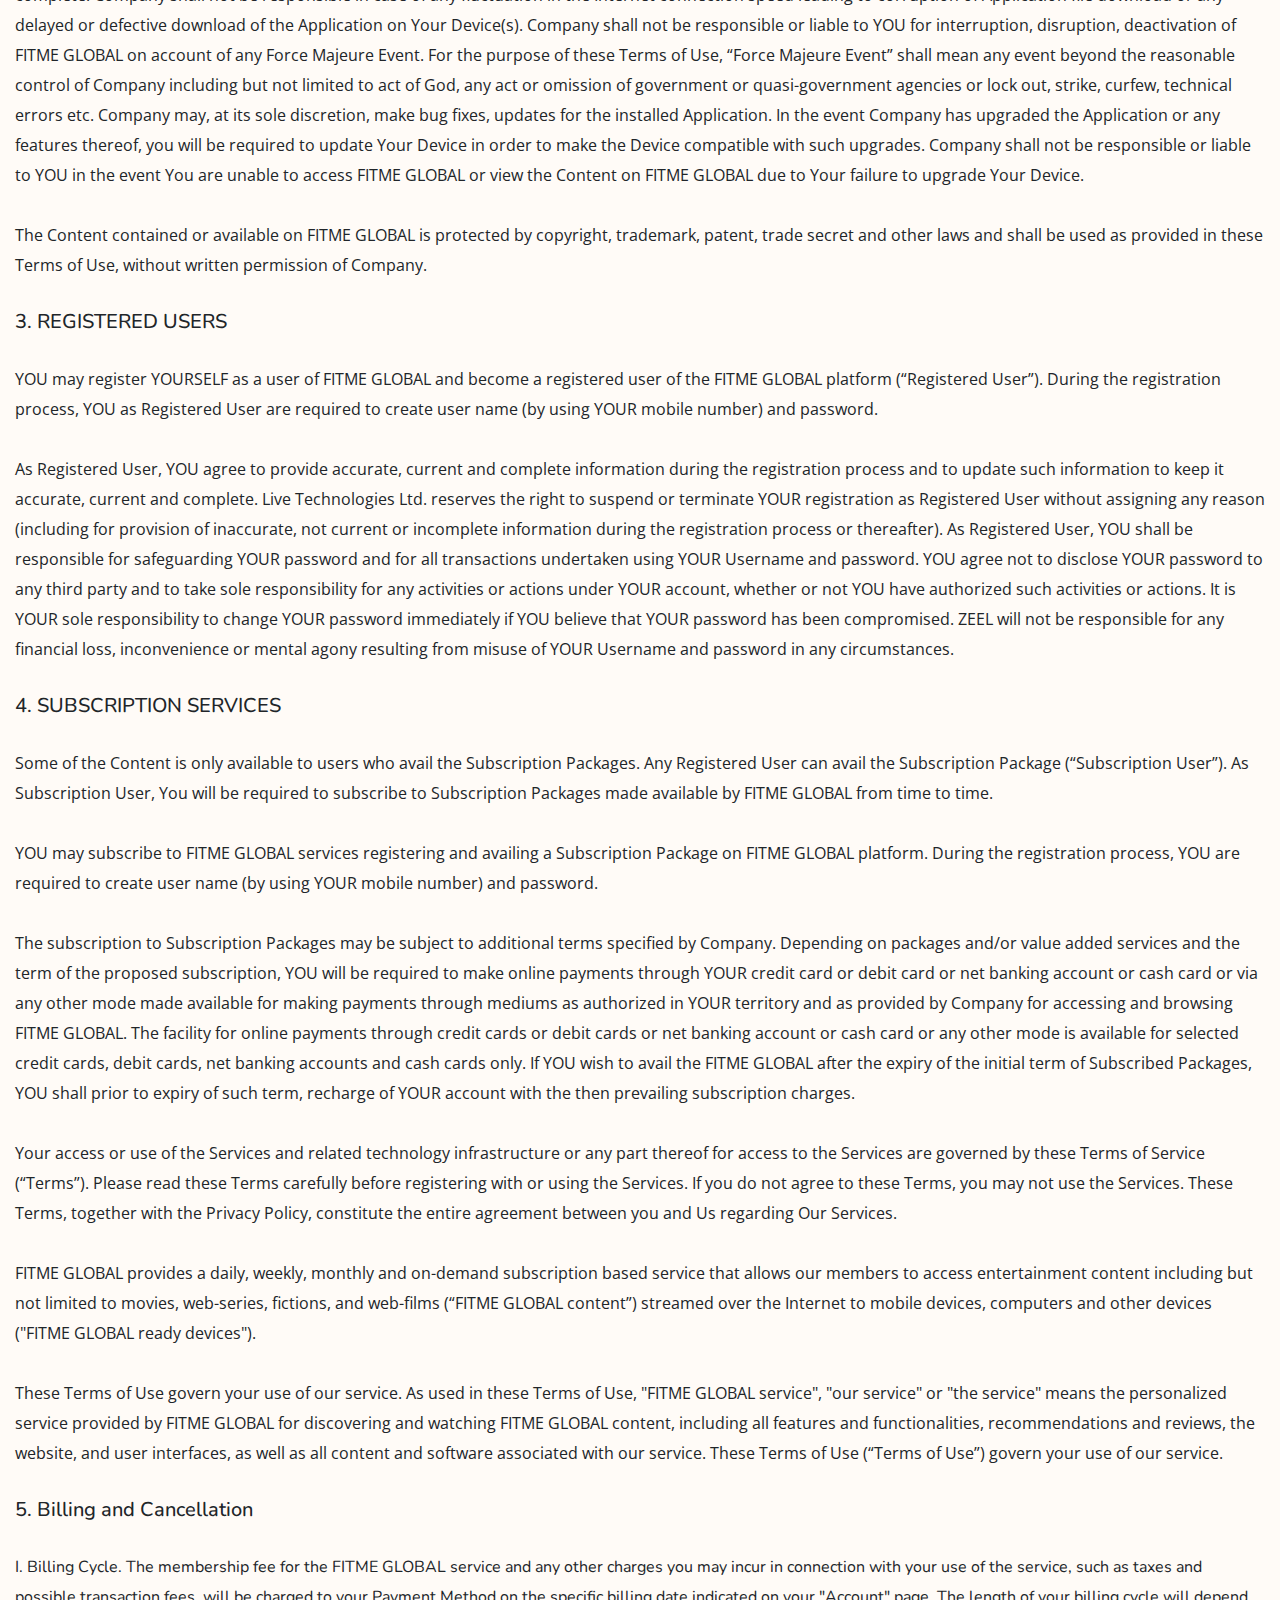
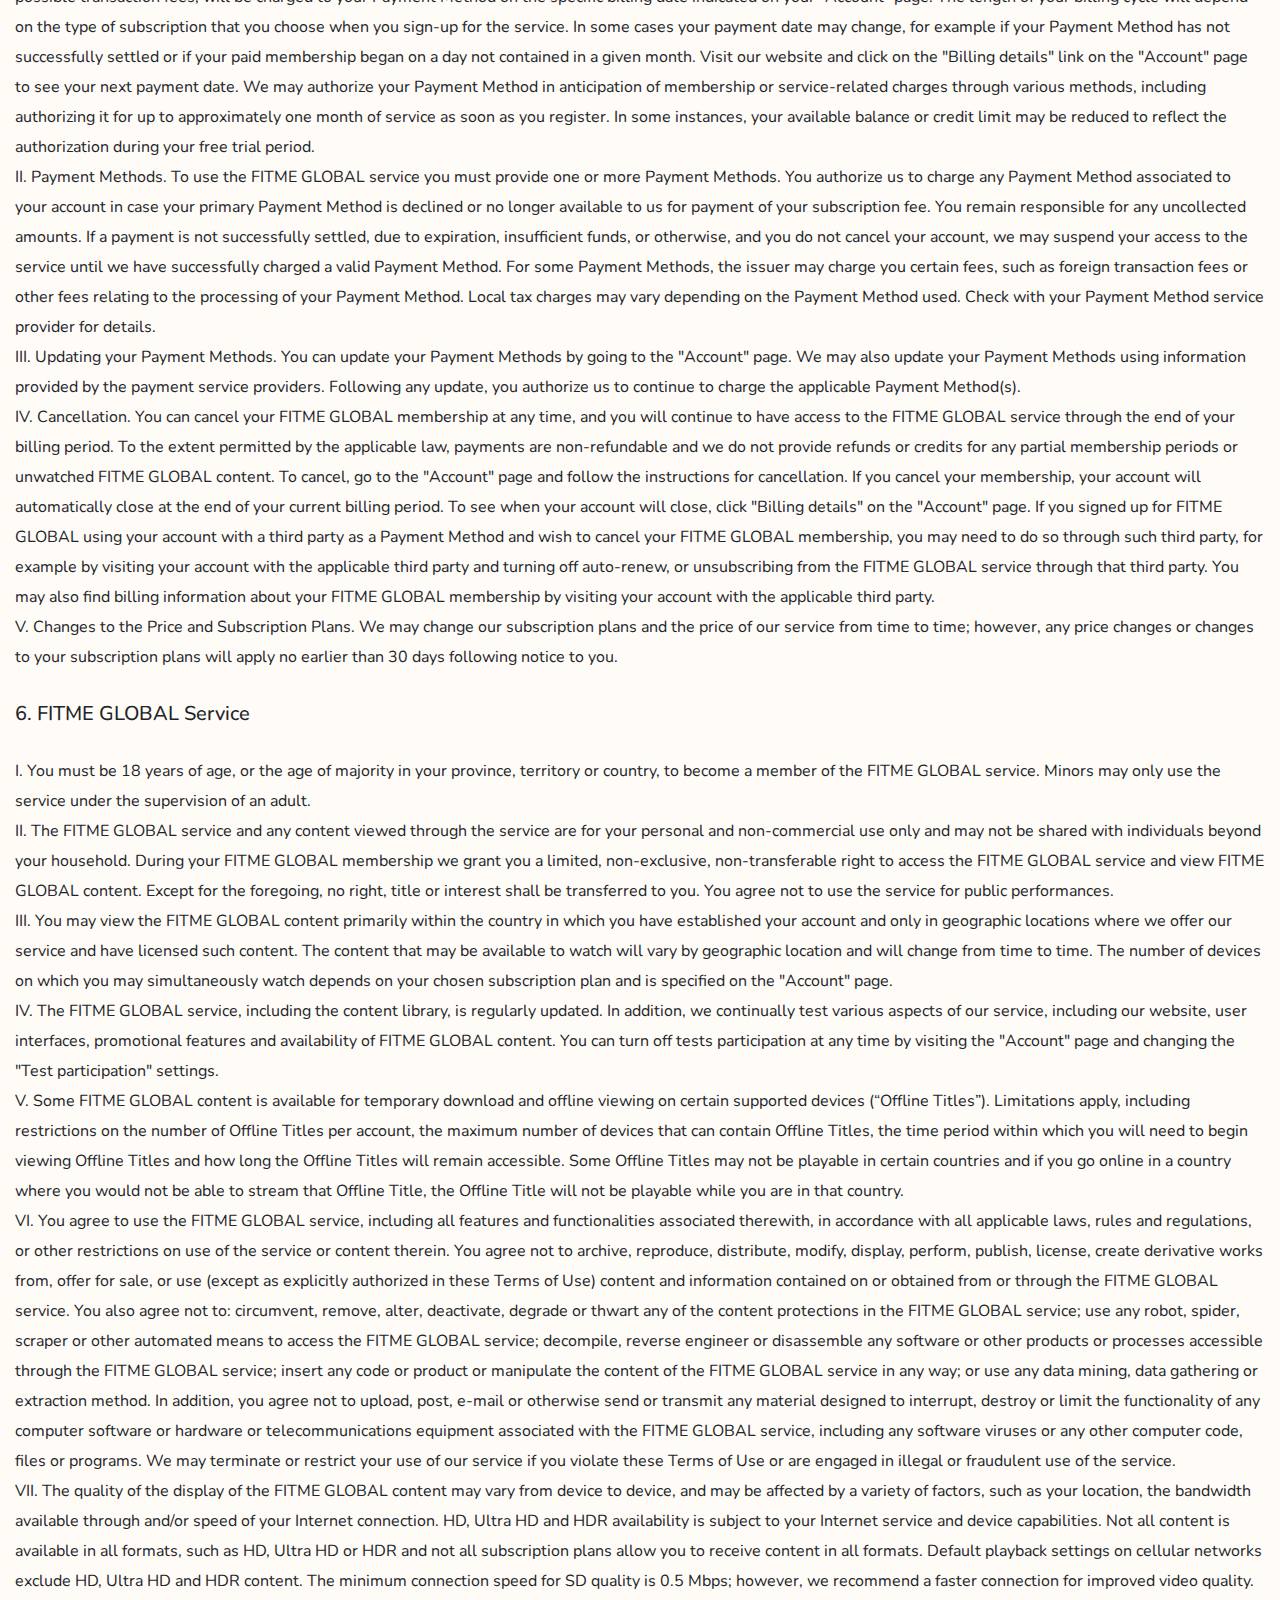
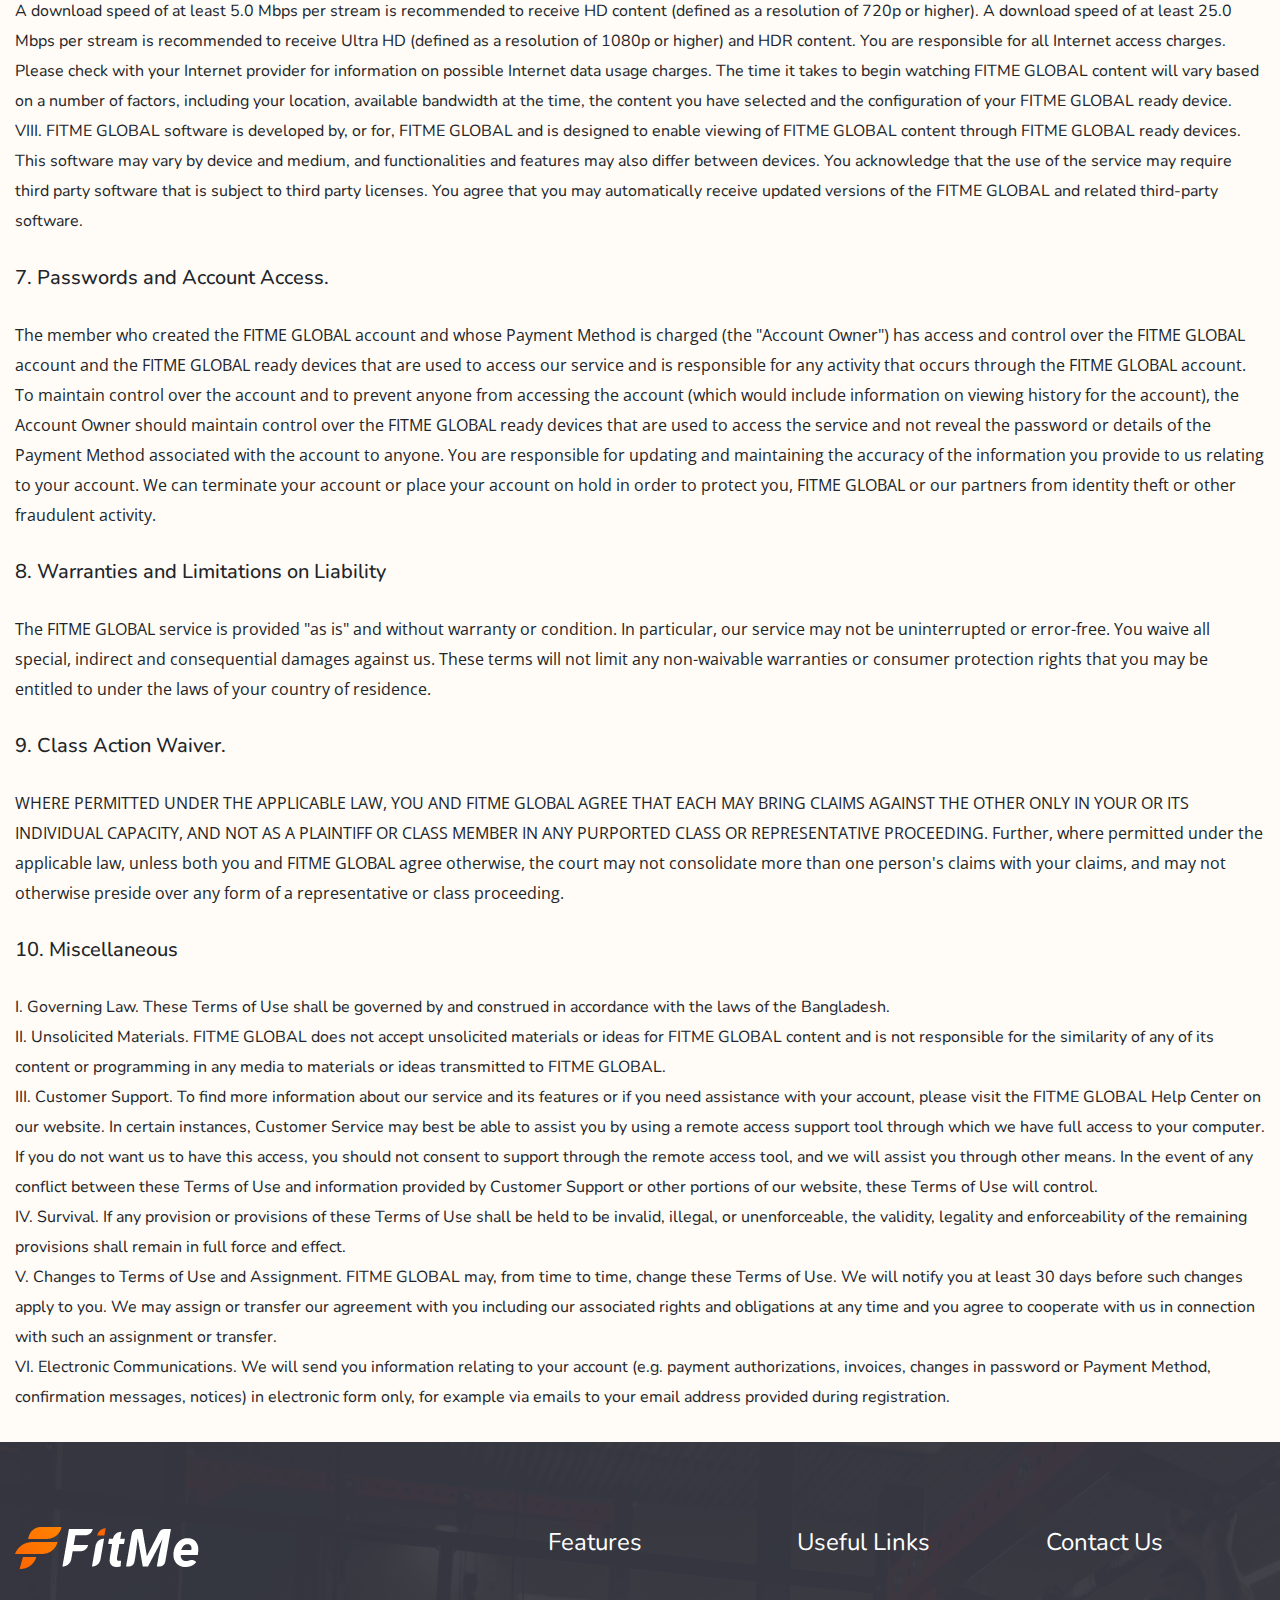
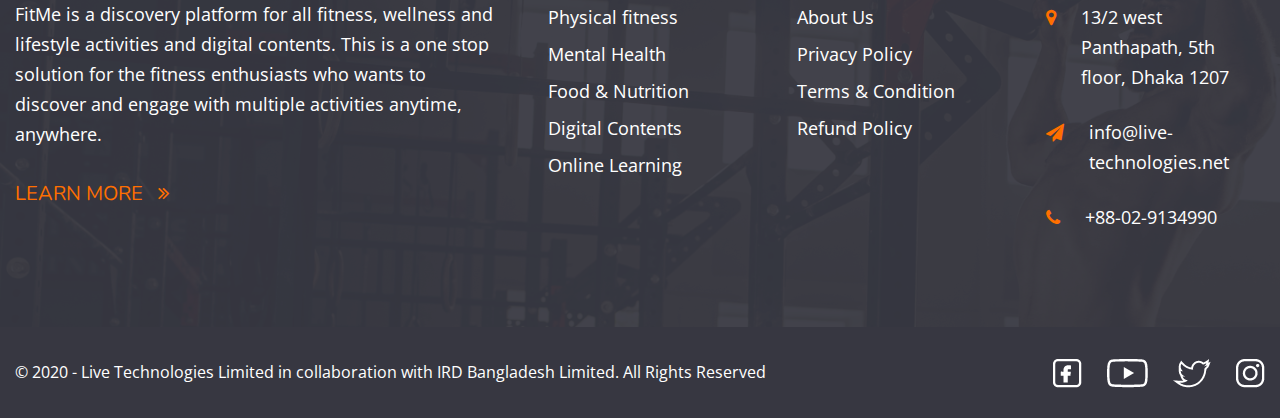
<file: terms.html>
<!DOCTYPE html>
<html lang="en">

<head>
    <meta charset="UTF-8">
    <meta name="viewport" content="width=device-width, initial-scale=1.0">

    <!-- favicon icon -->
    <link rel="shortcut icon" href="./assets/img/favicon.png" type="image/x-icon">

    <title>Fit Me</title>
    <link rel="stylesheet" href="./assets/css/bootstrap.min.css">
    <link rel="stylesheet" href="./assets/vendors/slick/slick.css">
    <link rel="stylesheet" href="./assets/vendors/slick/slick-theme.css">
    <link rel="stylesheet" href="./assets/vendors/animation/animate.min.css">
    <link rel="stylesheet" href="./assets/vendors/magnify-pop/magnific-popup.css">
    <link rel="stylesheet" href="./assets/vendors/slideText/slideText.css">
    <link rel="stylesheet" href="./assets/css/style.css">
</head>

<body id="headerTopWrap">


    <div class="popupWrap popup">
        <div class="popupInner">
            <div class="popupContent">
                <div class="closePopup">x</div>
                <div class="popLogo">
                    <img src="./assets/img/popLogo.png" alt="popLogo" class="img-fluid">
                </div>
                <img src="./assets/img/popupimg.png" alt="popup img" class="img-fluid popupImg">
            </div>
        </div>
    </div>




    <header class="header">
        <div class="container">
            <div class="row align-items-center">
                <div class="col-12">
                    <nav class="navbar navbar-expand-lg">
                        <div class="logo">
                            <a href="./index.html"><img src="./assets/img/new_logo.png" alt="logo"
                                    class="img-fluid"></a>
                        </div>
                        <button class="navbar-toggler" type="button" data-toggle="collapse" data-target="#mainMenu"
                            aria-controls="mainMenu" aria-expanded="false" aria-label="Toggle navigation">
                            <span class="bar"></span>
                            <span class="bar"></span>
                            <span class="bar"></span>
                        </button>

                        <div class="collapse navbar-collapse mainMenu" id="mainMenu">
                            <ul class="navbar-nav m-auto">
                                <li class="nav-item active">
                                    <a class="nav-link" href="#" datatext="Physical Wellness">
                                        <span class="icon">
                                            <img src="./assets/img/2.physical wellness-01-01.png"
                                                alt="Physical Wellness" class="img-fluid">
                                        </span>
                                        <span class="text">Physical Wellness</span>
                                    </a>
                                </li>
                                <li class="nav-item">
                                    <a class="nav-link" href="#" datatext="Mental Health">
                                        <span class="icon">
                                            <img src="./assets/img/3.Mental health-01.png" alt="Mental Health"
                                                class="img-fluid">
                                        </span>
                                        <span class="text">Mental Health</span>
                                    </a>
                                </li>
                                <li class="nav-item">
                                    <a class="nav-link" href="#">
                                        <span class="icon">
                                            <img src="./assets/img/3.Food & Nutrition-01 (1).png" alt="Food & Nutrition"
                                                class="img-fluid">
                                        </span>
                                        <span class="text">Food & Nutrition</span>
                                    </a>
                                </li>
                                <li class="nav-item">
                                    <a class="nav-link" href="#">
                                        <span class="icon">
                                            <img src="./assets/img/4.Live streaming-01.png" alt="Live Streaming"
                                                class="img-fluid">
                                        </span>
                                        <span class="text">Online Class</span>
                                    </a>
                                </li>
                            </ul>
                            <div class="loginWrap">
                                <a href="#">
                                    <img src="./assets/img/login-01.png" alt="login" class="img-fluid">
                                    Login
                                </a>
                            </div>
                        </div>
                    </nav>
                </div>
            </div>
        </div>
    </header>
    <!-- End of Header -->


    <section class="fitmeAppWrap">
        <div class="container">
            <div class="row align-items-center colRev">
                <div class="col-lg-12 col-md-12 col-sm-12 col-12">
                    <div class="fitAppTextContent">
                        <div class="secTitle">
                            <h4 class="text-center">Terms and Conditions</h4>
                        </div>
                        <div class="">
                            <p>The website, https://fitmeglobal.com/  and its website and application is owned, operated and maintained by Live Technologies Ltd. (“Company”, “We”, “Us”, “Our”).</p>
                            <br>
                            <p>PLEASE READ THE TERMS CAREFULLY BEFORE USE OF THE FITME GLOBAL SERVICES. THESE TERMS CONSTITUTE A LEGAL AND BINDING AGREEMENT BETWEEN YOU (THE END USER OF FITME GLOBAL) AND COMPANY (THE OWNER OF FITME GLOBAL), AND GOVERN YOUR USE OF THE FITME GLOBAL. BY CHECKING/CLICKING ON THE ‘I AGREE’ LINK AND/OR BY DOWNLOADING AND/OR INSTALLING AND/OR BROWSING OR USING FITME GLOBAL, YOU EXPRESSLY ACCEPT THE TERMS. IF YOU DO NOT ACCEPT TO THE TERMS, PLEASE DO NOT BROWSE AND/OR DOWNLOAD AND/OR INSTALL AND/OR USE FITME GLOBAL.</p>
                            <br>
                            <p>For the purpose of these Terms of Use, the terms "You" “Your” or "User" shall mean any person, natural or legal who uses or browses FITME GLOBAL. The term "We", "Us", "Our" shall mean Company.</p>
                            <br>
                            <h5>1.  DEFINITIONS</h5>
                            <br>
                            <p>Certain words in this Terms of Use have a specific meaning and are explained below for YOUR easy understanding:</p>
                            <br>
                            <p>
                                <ul>
                                <li>I. ‘Application’ means the FITME GLOBAL application owned by Live Technologies Ltd. to provide the wellness consultation and contents on devices, which is available on various platforms such as android and supported web browsers etc.</li>
                                <li>II. ‘Content’ means all text, graphics, images, music, software, audio, video, information or any other materials available on FITME GLOBAL.</li>
                                <li>III.    ‘Devices’ means any and all internet enabled devices like smart phones, tablets, laptops, desktops, etc. which are compatible with and have access to the Internet</li>
                                <li>IV. ‘FITME GLOBAL’ means FITME GLOBAL website, https://fitmeglobal.com/, FITME GLOBAL  mobile web platform and FitMe356 Mobile Application, and any other future variations or domain, Application and any present and future means and modes to offer Services.</li>
                                <li>V.  ‘Internet’ shall mean the system making use of the TCP/IP software protocols known as the internet or the worldwide web whatever the communications links may be which connects the user (including by way of fixed, mobile, DSL, ISDN, UMTS WiMax or other broadband links) including any developments in such protocols or any other protocols which may be developed which give equivalent, reduced or enhanced functionality compared with such protocols.</li>
                                <li>VI. Company reserves the right to modify or discontinue FITME GLOBAL at its sole discretion with or without notice to YOU. Company shall not be liable to YOU or any third party in any manner, should Company exercise its right to modify or discontinue the FITME GLOBAL. Further, Company reserves the right, at any time, with or without notice and without any liability to:
                                    <br>
                                •   Replace or otherwise withdraw Subscription Packages or Content,
                                <br>•   Change or reduce the number of hours of any Content;
                                <br>•   Blackout any Content; and
                                <br>•   Modify the prices for Subscription Packages or any part of FITME GLOBAL service.
                                </li>
                            </ul>
                            </p>
                            <br>
                            <p>VIEWERS DISCRETION</p>
                            <br>
                            <p>SOME CONTENT OFFERED ON THE SITE MAY NOT BE SUITABLE FOR SOME VIEWERS AND THEREFORE VIEWER DISCRETION IS ADVISED. ALSO, SOME CONTENT OFFERED ON THE SITE MAY NOT BE APPROPRIATE FOR VIEWERSHIP BY CHILDREN. PARENTS AND/OR LEGAL GUARDIANS ARE ADVISED TO EXERCISE DISCRETION BEFORE ALLOWING THEIR CHILDREN AND/OR WARDS TO ACCESS CONTENT ON THIS WEBSITE. Your access to and use of the Services is subject to these Terms of Use, Privacy Policy and all applicable laws, rules, and regulations.</p>
                            <br>
                            <h5>2.  YOUR RESPONSIBILITIES</h5>
                            <br>
                            <p>YOU will be solely responsible for obtaining and maintaining the Device and Internet connection needed in order to access and use FITME GLOBAL and paying for all such charges in relation thereto. Internet charges will depend on the plan subscribed by you from the internet service provider.</p>
                            <br>
                            <p>FITME GLOBAL is compatible on selected operating systems and specific versions and Device(s). The download procedure of the Application shall be subject to the process specified by the operating system of YOUR Device(s). YOU need to have a Device connected with Internet for download of FITME GLOBAL to begin and complete. Company shall not be responsible in case of any fluctuation in the Internet connection speed leading to corruption of Application file download or any delayed or defective download of the Application on Your Device(s). Company shall not be responsible or liable to YOU for interruption, disruption, deactivation of FITME GLOBAL on account of any Force Majeure Event. For the purpose of these Terms of Use, “Force Majeure Event” shall mean any event beyond the reasonable control of Company including but not limited to act of God, any act or omission of government or quasi-government agencies or lock out, strike, curfew, technical errors etc. Company may, at its sole discretion, make bug fixes, updates for the installed Application. In the event Company has upgraded the Application or any features thereof, you will be required to update Your Device in order to make the Device compatible with such upgrades. Company shall not be responsible or liable to YOU in the event You are unable to access FITME GLOBAL or view the Content on FITME GLOBAL due to Your failure to upgrade Your Device.</p>
                            <br>
                            <p>The Content contained or available on FITME GLOBAL is protected by copyright, trademark, patent, trade secret and other laws and shall be used as provided in these Terms of Use, without written permission of Company.</p>
                            <br>
                            <h5>3.  REGISTERED USERS</h5>
                            <br>
                            <p>YOU may register YOURSELF as a user of FITME GLOBAL and become a registered user of the FITME GLOBAL platform (“Registered User”). During the registration process, YOU as Registered User are required to create user name (by using YOUR mobile number) and password.</p>
                            <br>
                            <p>As Registered User, YOU agree to provide accurate, current and complete information during the registration process and to update such information to keep it accurate, current and complete. Live Technologies Ltd. reserves the right to suspend or terminate YOUR registration as Registered User without assigning any reason (including for provision of inaccurate, not current or incomplete information during the registration process or thereafter). As Registered User, YOU shall be responsible for safeguarding YOUR password and for all transactions undertaken using YOUR Username and password. YOU agree not to disclose YOUR password to any third party and to take sole responsibility for any activities or actions under YOUR account, whether or not YOU have authorized such activities or actions. It is YOUR sole responsibility to change YOUR password immediately if YOU believe that YOUR password has been compromised. ZEEL will not be responsible for any financial loss, inconvenience or mental agony resulting from misuse of YOUR Username and password in any circumstances.</p>
                            <br>
                            <h5>4.  SUBSCRIPTION SERVICES</h5>
                            <br>
                            <p>Some of the Content is only available to users who avail the Subscription Packages. Any Registered User can avail the Subscription Package (“Subscription User”). As Subscription User, You will be required to subscribe to Subscription Packages made available by FITME GLOBAL from time to time.</p>
                            <br>
                            <p>YOU may subscribe to FITME GLOBAL services registering and availing a Subscription Package on FITME GLOBAL platform. During the registration process, YOU are required to create user name (by using YOUR mobile number) and password.</p>
                            <br>
                            <p>The subscription to Subscription Packages may be subject to additional terms specified by Company. Depending on packages and/or value added services and the term of the proposed subscription, YOU will be required to make online payments through YOUR credit card or debit card or net banking account or cash card or via any other mode made available for making payments through mediums as authorized in YOUR territory and as provided by Company for accessing and browsing FITME GLOBAL. The facility for online payments through credit cards or debit cards or net banking account or cash card or any other mode is available for selected credit cards, debit cards, net banking accounts and cash cards only. If YOU wish to avail the FITME GLOBAL  after the expiry of the initial term of Subscribed Packages, YOU shall prior to expiry of such term, recharge of YOUR account with the then prevailing subscription charges.</p>
                            <br>
                            <p>Your access or use of the Services and related technology infrastructure or any part thereof for access to the Services are governed by these Terms of Service (“Terms”). Please read these Terms carefully before registering with or using the Services. If you do not agree to these Terms, you may not use the Services. These Terms, together with the Privacy Policy, constitute the entire agreement between you and Us regarding Our Services. </p>
                            <br>
                            <p>FITME GLOBAL  provides a daily, weekly, monthly and on-demand subscription based service that allows our members to access entertainment content including but not limited to movies, web-series, fictions, and web-films (“FITME GLOBAL  content”) streamed over the Internet to mobile devices, computers and other devices ("FITME GLOBAL  ready devices").</p>
                            <br>
                            <p>These Terms of Use govern your use of our service. As used in these Terms of Use, "FITME GLOBAL  service", "our service" or "the service" means the personalized service provided by FITME GLOBAL  for discovering and watching FITME GLOBAL  content, including all features and functionalities, recommendations and reviews, the website, and user interfaces, as well as all content and software associated with our service. These Terms of Use (“Terms of Use”) govern your use of our service.</p>
                            <br>
                            <h5>5.  Billing and Cancellation</h5>
                            <br>
                            <p>
                                <ul>
                                    <li>I.  Billing Cycle. The membership fee for the FITME GLOBAL service and any other charges you may incur in connection with your use of the service, such as taxes and possible transaction fees, will be charged to your Payment Method on the specific billing date indicated on your "Account" page. The length of your billing cycle will depend on the type of subscription that you choose when you sign-up for the service. In some cases your payment date may change, for example if your Payment Method has not successfully settled or if your paid membership began on a day not contained in a given month. Visit our website and click on the "Billing details" link on the "Account" page to see your next payment date. We may authorize your Payment Method in anticipation of membership or service-related charges through various methods, including authorizing it for up to approximately one month of service as soon as you register. In some instances, your available balance or credit limit may be reduced to reflect the authorization during your free trial period.</li>
                                    <li>II. Payment Methods. To use the FITME GLOBAL service you must provide one or more Payment Methods. You authorize us to charge any Payment Method associated to your account in case your primary Payment Method is declined or no longer available to us for payment of your subscription fee. You remain responsible for any uncollected amounts. If a payment is not successfully settled, due to expiration, insufficient funds, or otherwise, and you do not cancel your account, we may suspend your access to the service until we have successfully charged a valid Payment Method. For some Payment Methods, the issuer may charge you certain fees, such as foreign transaction fees or other fees relating to the processing of your Payment Method. Local tax charges may vary depending on the Payment Method used. Check with your Payment Method service provider for details.</li>
                                    <li>III.    Updating your Payment Methods. You can update your Payment Methods by going to the "Account" page. We may also update your Payment Methods using information provided by the payment service providers. Following any update, you authorize us to continue to charge the applicable Payment Method(s).</li>
                                    <li>IV. Cancellation. You can cancel your FITME GLOBAL membership at any time, and you will continue to have access to the FITME GLOBAL service through the end of your billing period. To the extent permitted by the applicable law, payments are non-refundable and we do not provide refunds or credits for any partial membership periods or unwatched FITME GLOBAL content. To cancel, go to the "Account" page and follow the instructions for cancellation. If you cancel your membership, your account will automatically close at the end of your current billing period. To see when your account will close, click "Billing details" on the "Account" page. If you signed up for FITME GLOBAL using your account with a third party as a Payment Method and wish to cancel your FITME GLOBAL membership, you may need to do so through such third party, for example by visiting your account with the applicable third party and turning off auto-renew, or unsubscribing from the FITME GLOBAL service through that third party. You may also find billing information about your FITME GLOBAL membership by visiting your account with the applicable third party.</li>
                                    <li>V.  Changes to the Price and Subscription Plans. We may change our subscription plans and the price of our service from time to time; however, any price changes or changes to your subscription plans will apply no earlier than 30 days following notice to you.</li>
                                </ul>
                            </p>
                            <br>
                            <h5>6.  FITME GLOBAL  Service</h5>
                            <br>
                            <p>
                                <ul>
                                    <li>
                                        I.  You must be 18 years of age, or the age of majority in your province, territory or country, to become a member of the FITME GLOBAL service. Minors may only use the service under the supervision of an adult.
                                    </li>
                                    <li>II. The FITME GLOBAL service and any content viewed through the service are for your personal and non-commercial use only and may not be shared with individuals beyond your household. During your FITME GLOBAL membership we grant you a limited, non-exclusive, non-transferable right to access the FITME GLOBAL service and view FITME GLOBAL content. Except for the foregoing, no right, title or interest shall be transferred to you. You agree not to use the service for public performances.</li>
                                    <li>III.    You may view the FITME GLOBAL content primarily within the country in which you have established your account and only in geographic locations where we offer our service and have licensed such content. The content that may be available to watch will vary by geographic location and will change from time to time. The number of devices on which you may simultaneously watch depends on your chosen subscription plan and is specified on the "Account" page.</li>
                                    <li>IV. The FITME GLOBAL service, including the content library, is regularly updated. In addition, we continually test various aspects of our service, including our website, user interfaces, promotional features and availability of FITME GLOBAL content. You can turn off tests participation at any time by visiting the "Account" page and changing the "Test participation" settings.</li>
                                    <li>V.  Some FITME GLOBAL content is available for temporary download and offline viewing on certain supported devices (“Offline Titles”). Limitations apply, including restrictions on the number of Offline Titles per account, the maximum number of devices that can contain Offline Titles, the time period within which you will need to begin viewing Offline Titles and how long the Offline Titles will remain accessible. Some Offline Titles may not be playable in certain countries and if you go online in a country where you would not be able to stream that Offline Title, the Offline Title will not be playable while you are in that country.</li>
                                    <li>VI. You agree to use the FITME GLOBAL service, including all features and functionalities associated therewith, in accordance with all applicable laws, rules and regulations, or other restrictions on use of the service or content therein. You agree not to archive, reproduce, distribute, modify, display, perform, publish, license, create derivative works from, offer for sale, or use (except as explicitly authorized in these Terms of Use) content and information contained on or obtained from or through the FITME GLOBAL  service. You also agree not to: circumvent, remove, alter, deactivate, degrade or thwart any of the content protections in the FITME GLOBAL  service; use any robot, spider, scraper or other automated means to access the FITME GLOBAL  service; decompile, reverse engineer or disassemble any software or other products or processes accessible through the FITME GLOBAL  service; insert any code or product or manipulate the content of the FITME GLOBAL  service in any way; or use any data mining, data gathering or extraction method. In addition, you agree not to upload, post, e-mail or otherwise send or transmit any material designed to interrupt, destroy or limit the functionality of any computer software or hardware or telecommunications equipment associated with the FITME GLOBAL  service, including any software viruses or any other computer code, files or programs. We may terminate or restrict your use of our service if you violate these Terms of Use or are engaged in illegal or fraudulent use of the service.</li>
                                    <li>VII.    The quality of the display of the FITME GLOBAL content may vary from device to device, and may be affected by a variety of factors, such as your location, the bandwidth available through and/or speed of your Internet connection. HD, Ultra HD and HDR availability is subject to your Internet service and device capabilities. Not all content is available in all formats, such as HD, Ultra HD or HDR and not all subscription plans allow you to receive content in all formats. Default playback settings on cellular networks exclude HD, Ultra HD and HDR content. The minimum connection speed for SD quality is 0.5 Mbps; however, we recommend a faster connection for improved video quality. A download speed of at least 5.0 Mbps per stream is recommended to receive HD content (defined as a resolution of 720p or higher). A download speed of at least 25.0 Mbps per stream is recommended to receive Ultra HD (defined as a resolution of 1080p or higher) and HDR content. You are responsible for all Internet access charges. Please check with your Internet provider for information on possible Internet data usage charges. The time it takes to begin watching FITME GLOBAL content will vary based on a number of factors, including your location, available bandwidth at the time, the content you have selected and the configuration of your FITME GLOBAL ready device.</li>
                                    <li>VIII.   FITME GLOBAL software is developed by, or for, FITME GLOBAL and is designed to enable viewing of FITME GLOBAL content through FITME GLOBAL ready devices. This software may vary by device and medium, and functionalities and features may also differ between devices. You acknowledge that the use of the service may require third party software that is subject to third party licenses. You agree that you may automatically receive updated versions of the FITME GLOBAL and related third-party software.</li>
                                </ul>
                            </p>
                            <br>
                            <h5>7.  Passwords and Account Access. </h5>
                            <br>
                            <p>The member who created the FITME GLOBAL account and whose Payment Method is charged (the "Account Owner") has access and control over the FITME GLOBAL account and the FITME GLOBAL ready devices that are used to access our service and is responsible for any activity that occurs through the FITME GLOBAL account. To maintain control over the account and to prevent anyone from accessing the account (which would include information on viewing history for the account), the Account Owner should maintain control over the FITME GLOBAL ready devices that are used to access the service and not reveal the password or details of the Payment Method associated with the account to anyone. You are responsible for updating and maintaining the accuracy of the information you provide to us relating to your account. We can terminate your account or place your account on hold in order to protect you, FITME GLOBAL or our partners from identity theft or other fraudulent activity.</p>
                            <br>
                            <h5>8.  Warranties and Limitations on Liability</h5>
                            <br>
                            <p>The FITME GLOBAL service is provided "as is" and without warranty or condition. In particular, our service may not be uninterrupted or error-free. You waive all special, indirect and consequential damages against us. These terms will not limit any non-waivable warranties or consumer protection rights that you may be entitled to under the laws of your country of residence.</p>
                            <br>
                            <h5>9.  Class Action Waiver. </h5>
                            <br>
                            <p>WHERE PERMITTED UNDER THE APPLICABLE LAW, YOU AND FITME GLOBAL AGREE THAT EACH MAY BRING CLAIMS AGAINST THE OTHER ONLY IN YOUR OR ITS INDIVIDUAL CAPACITY, AND NOT AS A PLAINTIFF OR CLASS MEMBER IN ANY PURPORTED CLASS OR REPRESENTATIVE PROCEEDING. Further, where permitted under the applicable law, unless both you and FITME GLOBAL agree otherwise, the court may not consolidate more than one person's claims with your claims, and may not otherwise preside over any form of a representative or class proceeding.</p>
                            <br>
                            <h5>10. Miscellaneous</h5>
                            <br>
                            <p>
                                <ul>
                                    <li>
                                        I.  Governing Law. These Terms of Use shall be governed by and construed in accordance with the laws of the Bangladesh.
                                    </li>
                                    <li>II. Unsolicited Materials. FITME GLOBAL does not accept unsolicited materials or ideas for FITME GLOBAL content and is not responsible for the similarity of any of its content or programming in any media to materials or ideas transmitted to FITME GLOBAL.</li>
                                    <li>III.    Customer Support. To find more information about our service and its features or if you need assistance with your account, please visit the FITME GLOBAL Help Center on our website. In certain instances, Customer Service may best be able to assist you by using a remote access support tool through which we have full access to your computer. If you do not want us to have this access, you should not consent to support through the remote access tool, and we will assist you through other means. In the event of any conflict between these Terms of Use and information provided by Customer Support or other portions of our website, these Terms of Use will control.</li>
                                    <li>IV. Survival. If any provision or provisions of these Terms of Use shall be held to be invalid, illegal, or unenforceable, the validity, legality and enforceability of the remaining provisions shall remain in full force and effect.</li>
                                    <li>V.  Changes to Terms of Use and Assignment. FITME GLOBAL may, from time to time, change these Terms of Use. We will notify you at least 30 days before such changes apply to you. We may assign or transfer our agreement with you including our associated rights and obligations at any time and you agree to cooperate with us in connection with such an assignment or transfer.</li>
                                    <li>VI. Electronic Communications. We will send you information relating to your account (e.g. payment authorizations, invoices, changes in password or Payment Method, confirmation messages, notices) in electronic form only, for example via emails to your email address provided during registration.</li>
                                    <li></li>
                                </ul>
                            </p>
                            
                        </div>
                        <div class="downloadLink">
                            <!-- <a href="#">Download now</a>
                            <a href="#">Sign up now</a> -->
                        </div>
                    </div>
                </div>
                
            </div>
        </div>
        <br>
    </section>
    <!-- End of fitmeAppWrap -->



    <footer class="footerWrap">
        <div class="footerTop">
            <div class="container">
                <div class="row">
                    <div class="col-lg-5 col-md-12 col-sm-12 col-12">
                        <div class="footerLeftContent">
                            <div class="footerLogo">
                                <a href="#">
                                    <img src="./assets/img/logo1.png" alt="logo" class="img-fluid">
                                </a>
                            </div>
                            <div class="footerContent">
                                <p>FitMe is a discovery platform for all fitness, wellness and lifestyle activities and
                                    digital contents. This is a one stop solution for the fitness enthusiasts who wants
                                    to discover and engage with multiple activities anytime, anywhere. </p>
                                <div class="learnMore">
                                    <a href="#">LEARN MORE <i class="fa fa-angle-double-right"></i></a>
                                </div>
                            </div>
                        </div>
                    </div>
                    <div class="col-lg-7 col-md-12 col-sm-12 col-12">
                        <div class="row">
                            <div class="col-md-4 col-sm-4 col-12">
                                <div class="footerItem">
                                    <h4 class="footerTitle">Features</h4>
                                    <ul class="footerMenu">
                                        <li><a href="#">Physical fitness</a></li>
                                        <li><a href="#">Mental Health</a></li>
                                        <li><a href="#">Food & Nutrition</a></li>
                                        <li><a href="#">Digital Contents</a></li>
                                        <li><a href="#">Online Learning</a></li>
                                    </ul>
                                </div>
                            </div>
                            <div class="col-md-4 col-sm-4 col-12">
                                <div class="footerItem">
                                    <h4 class="footerTitle">Useful Links</h4>
                                    <ul class="footerMenu">
                                        <li><a href="about_us.html">About Us</a></li>
                                        <!-- <li><a href="#">FAQ</a></li> -->
                                        <li><a href="privacy.html">Privacy Policy</a></li>
                                        <li><a href="terms.html">Terms & Condition</a></li>
                                        <!-- <li><a href="#">Help Center</a></li> -->
                                        <li><a href="return.html">Refund Policy</a></li>
                                    </ul>
                                </div> 
                            </div>
                            <div class="col-md-4 col-sm-4 col-12">
                                <div class="footerItem">
                                    <h4 class="footerTitle">Contact Us</h4>
                                    <div class="footerContact">
                                        <p> <i class="fa fa-map-marker"></i> 13/2 west Panthapath, 5th floor, Dhaka 1207
                                        </p>
                                        <p><i class="fa fa-paper-plane"></i>info@live-technologies.net </p>
                                        <p><i class="fa fa-phone"></i>+88-02-9134990</p>
                                    </div>
                                </div>
                            </div>
                        </div>
                    </div>
                </div>
            </div>
        </div>
        <div class="footerBottom">
            <div class="container">
                <div class="row">
                    <div class="col-md-8 col-sm-12 col-12">
                        <div class="copyRight">
                            <p>&copy; 2020 - Live Technologies Limited in collaboration with IRD Bangladesh Limited. All
                                Rights
                                Reserved</p>
                        </div>
                    </div>
                    <div class="col-md-4 col-sm-12 col-12">
                        <ul class="foogterSocial d-flex align-items-center justify-content-end">
                            <li><a href="#"><img src="./assets/img/facebook.png" alt="icon" class="img-fluid"></a></li>
                            <li><a href="#"><img src="./assets/img/youtube.png" alt="icon" class="img-fluid"></a></li>
                            <li><a href="#"><img src="./assets/img/twitter.png" alt="icon" class="img-fluid"></a></li>
                            <li><a href="#"><img src="./assets/img/ins.png" alt="icon" class="img-fluid"></a></li>
                        </ul>
                    </div>
                </div>
            </div>
        </div>
    </footer>
    <!-- End of footerWrap -->

    <div class="go_to_top">
        <a href="#headerTopWrap"><i class="fa fa-chevron-up"></i></a>
    </div>


    <script src="./assets/js/jquery-3.5.1.min.js"></script>
    <script src="./assets/js/bootstrap.min.js"></script>
    <script src="./assets/vendors/slick/slick.min.js"></script>
    <script src="./assets/vendors/magnify-pop/jquery.magnific-popup.min.js"></script>
    <script src="./assets/vendors/slideText/slidetext.js"></script>
    <script src="./assets/js/custom.js"></script>


</body>

</html>
</file>
<file: assets/vendors/slideText/slideText.css>
/* -------------------------------- 

Primary style

-------------------------------- */


.cd-title {
  position: relative;
  height: 160px;
  line-height: 230px;
  text-align: center;
}
.cd-title h1 {
  font-size: 2.4rem;
  font-weight: 700;
}
@media only screen and (min-width: 768px) {
  .cd-title {
    line-height: 250px;
  }
}
@media only screen and (min-width: 1170px) {
  .cd-title {
    height: 200px;
    line-height: 300px;
  }
  .cd-title h1 {
    font-size: 3rem;
  }
}

.cd-intro {
  width: 90%;
  max-width: 768px;
  text-align: center;
}

.cd-intro {
  margin: 4em auto;
}
@media only screen and (min-width: 768px) {
  .cd-intro {
    margin: 5em auto;
  }
}
@media only screen and (min-width: 1170px) {
  .cd-intro {
    margin: 6em auto;
  }
}

.cd-words-wrapper {
  display: inline-block;
  position: relative;
  text-align: left;
}
.cd-words-wrapper b {
  display: inline-block;
  position: absolute;
  white-space: nowrap;
  left: 0;
  top: 0;
}
.cd-words-wrapper b.is-visible {
  position: relative;
}
.no-js .cd-words-wrapper b {
  opacity: 0;
}
.no-js .cd-words-wrapper b.is-visible {
  opacity: 1;
}

/* -------------------------------- 

xrotate-1 

-------------------------------- */
.cd-headline.rotate-1 .cd-words-wrapper {
  -webkit-perspective: 300px;
  -moz-perspective: 300px;
  perspective: 300px;
}
.cd-headline.rotate-1 b {
  opacity: 0;
  -webkit-transform-origin: 50% 100%;
  -moz-transform-origin: 50% 100%;
  -ms-transform-origin: 50% 100%;
  -o-transform-origin: 50% 100%;
  transform-origin: 50% 100%;
  -webkit-transform: rotateX(180deg);
  -moz-transform: rotateX(180deg);
  -ms-transform: rotateX(180deg);
  -o-transform: rotateX(180deg);
  transform: rotateX(180deg);
}
.cd-headline.rotate-1 b.is-visible {
  opacity: 1;
  -webkit-transform: rotateX(0deg);
  -moz-transform: rotateX(0deg);
  -ms-transform: rotateX(0deg);
  -o-transform: rotateX(0deg);
  transform: rotateX(0deg);
  -webkit-animation: cd-rotate-1-in 1.2s;
  -moz-animation: cd-rotate-1-in 1.2s;
  animation: cd-rotate-1-in 1.2s;
}
.cd-headline.rotate-1 b.is-hidden {
  -webkit-transform: rotateX(180deg);
  -moz-transform: rotateX(180deg);
  -ms-transform: rotateX(180deg);
  -o-transform: rotateX(180deg);
  transform: rotateX(180deg);
  -webkit-animation: cd-rotate-1-out 1.2s;
  -moz-animation: cd-rotate-1-out 1.2s;
  animation: cd-rotate-1-out 1.2s;
}

@-webkit-keyframes cd-rotate-1-in {
  0% {
    -webkit-transform: rotateX(180deg);
    opacity: 0;
  }
  35% {
    -webkit-transform: rotateX(120deg);
    opacity: 0;
  }
  65% {
    opacity: 0;
  }
  100% {
    -webkit-transform: rotateX(360deg);
    opacity: 1;
  }
}
@-moz-keyframes cd-rotate-1-in {
  0% {
    -moz-transform: rotateX(180deg);
    opacity: 0;
  }
  35% {
    -moz-transform: rotateX(120deg);
    opacity: 0;
  }
  65% {
    opacity: 0;
  }
  100% {
    -moz-transform: rotateX(360deg);
    opacity: 1;
  }
}
@keyframes cd-rotate-1-in {
  0% {
    -webkit-transform: rotateX(180deg);
    -moz-transform: rotateX(180deg);
    -ms-transform: rotateX(180deg);
    -o-transform: rotateX(180deg);
    transform: rotateX(180deg);
    opacity: 0;
  }
  35% {
    -webkit-transform: rotateX(120deg);
    -moz-transform: rotateX(120deg);
    -ms-transform: rotateX(120deg);
    -o-transform: rotateX(120deg);
    transform: rotateX(120deg);
    opacity: 0;
  }
  65% {
    opacity: 0;
  }
  100% {
    -webkit-transform: rotateX(360deg);
    -moz-transform: rotateX(360deg);
    -ms-transform: rotateX(360deg);
    -o-transform: rotateX(360deg);
    transform: rotateX(360deg);
    opacity: 1;
  }
}
@-webkit-keyframes cd-rotate-1-out {
  0% {
    -webkit-transform: rotateX(0deg);
    opacity: 1;
  }
  35% {
    -webkit-transform: rotateX(-40deg);
    opacity: 1;
  }
  65% {
    opacity: 0;
  }
  100% {
    -webkit-transform: rotateX(180deg);
    opacity: 0;
  }
}
@-moz-keyframes cd-rotate-1-out {
  0% {
    -moz-transform: rotateX(0deg);
    opacity: 1;
  }
  35% {
    -moz-transform: rotateX(-40deg);
    opacity: 1;
  }
  65% {
    opacity: 0;
  }
  100% {
    -moz-transform: rotateX(180deg);
    opacity: 0;
  }
}
@keyframes cd-rotate-1-out {
  0% {
    -webkit-transform: rotateX(0deg);
    -moz-transform: rotateX(0deg);
    -ms-transform: rotateX(0deg);
    -o-transform: rotateX(0deg);
    transform: rotateX(0deg);
    opacity: 1;
  }
  35% {
    -webkit-transform: rotateX(-40deg);
    -moz-transform: rotateX(-40deg);
    -ms-transform: rotateX(-40deg);
    -o-transform: rotateX(-40deg);
    transform: rotateX(-40deg);
    opacity: 1;
  }
  65% {
    opacity: 0;
  }
  100% {
    -webkit-transform: rotateX(180deg);
    -moz-transform: rotateX(180deg);
    -ms-transform: rotateX(180deg);
    -o-transform: rotateX(180deg);
    transform: rotateX(180deg);
    opacity: 0;
  }
}
/* -------------------------------- 

xtype 

-------------------------------- */
.cd-headline.type .cd-words-wrapper {
  vertical-align: top;
  overflow: hidden;
}
.cd-headline.type .cd-words-wrapper::after {
  /* vertical bar */
  content: '';
  position: absolute;
  right: 0;
  top: 50%;
  bottom: auto;
  -webkit-transform: translateY(-50%);
  -moz-transform: translateY(-50%);
  -ms-transform: translateY(-50%);
  -o-transform: translateY(-50%);
  transform: translateY(-50%);
  height: 90%;
  width: 1px;
  background-color: #aebcb9;
}
.cd-headline.type .cd-words-wrapper.waiting::after {
  -webkit-animation: cd-pulse 1s infinite;
  -moz-animation: cd-pulse 1s infinite;
  animation: cd-pulse 1s infinite;
}
.cd-headline.type .cd-words-wrapper.selected {
  background-color: #aebcb9;
}
.cd-headline.type .cd-words-wrapper.selected::after {
  visibility: hidden;
}
.cd-headline.type .cd-words-wrapper.selected b {
  color: #0d0d0d;
}
.cd-headline.type b {
  visibility: hidden;
}
.cd-headline.type b.is-visible {
  visibility: visible;
}
.cd-headline.type i {
  position: absolute;
  visibility: hidden;
}
.cd-headline.type i.in {
  position: relative;
  visibility: visible;
}

@-webkit-keyframes cd-pulse {
  0% {
    -webkit-transform: translateY(-50%) scale(1);
    opacity: 1;
  }
  40% {
    -webkit-transform: translateY(-50%) scale(0.9);
    opacity: 0;
  }
  100% {
    -webkit-transform: translateY(-50%) scale(0);
    opacity: 0;
  }
}
@-moz-keyframes cd-pulse {
  0% {
    -moz-transform: translateY(-50%) scale(1);
    opacity: 1;
  }
  40% {
    -moz-transform: translateY(-50%) scale(0.9);
    opacity: 0;
  }
  100% {
    -moz-transform: translateY(-50%) scale(0);
    opacity: 0;
  }
}
@keyframes cd-pulse {
  0% {
    -webkit-transform: translateY(-50%) scale(1);
    -moz-transform: translateY(-50%) scale(1);
    -ms-transform: translateY(-50%) scale(1);
    -o-transform: translateY(-50%) scale(1);
    transform: translateY(-50%) scale(1);
    opacity: 1;
  }
  40% {
    -webkit-transform: translateY(-50%) scale(0.9);
    -moz-transform: translateY(-50%) scale(0.9);
    -ms-transform: translateY(-50%) scale(0.9);
    -o-transform: translateY(-50%) scale(0.9);
    transform: translateY(-50%) scale(0.9);
    opacity: 0;
  }
  100% {
    -webkit-transform: translateY(-50%) scale(0);
    -moz-transform: translateY(-50%) scale(0);
    -ms-transform: translateY(-50%) scale(0);
    -o-transform: translateY(-50%) scale(0);
    transform: translateY(-50%) scale(0);
    opacity: 0;
  }
}
/* -------------------------------- 

xrotate-2 

-------------------------------- */
.cd-headline.rotate-2 .cd-words-wrapper {
  -webkit-perspective: 300px;
  -moz-perspective: 300px;
  perspective: 300px;
}
.cd-headline.rotate-2 i, .cd-headline.rotate-2 em {
  display: inline-block;
  -webkit-backface-visibility: hidden;
  backface-visibility: hidden;
}
.cd-headline.rotate-2 b {
  opacity: 0;
}
.cd-headline.rotate-2 i {
  -webkit-transform-style: preserve-3d;
  -moz-transform-style: preserve-3d;
  -ms-transform-style: preserve-3d;
  -o-transform-style: preserve-3d;
  transform-style: preserve-3d;
  -webkit-transform: translateZ(-20px) rotateX(90deg);
  -moz-transform: translateZ(-20px) rotateX(90deg);
  -ms-transform: translateZ(-20px) rotateX(90deg);
  -o-transform: translateZ(-20px) rotateX(90deg);
  transform: translateZ(-20px) rotateX(90deg);
  opacity: 0;
}
.is-visible .cd-headline.rotate-2 i {
  opacity: 1;
}
.cd-headline.rotate-2 i.in {
  -webkit-animation: cd-rotate-2-in 0.4s forwards;
  -moz-animation: cd-rotate-2-in 0.4s forwards;
  animation: cd-rotate-2-in 0.4s forwards;
}
.cd-headline.rotate-2 i.out {
  -webkit-animation: cd-rotate-2-out 0.4s forwards;
  -moz-animation: cd-rotate-2-out 0.4s forwards;
  animation: cd-rotate-2-out 0.4s forwards;
}
.cd-headline.rotate-2 em {
  -webkit-transform: translateZ(20px);
  -moz-transform: translateZ(20px);
  -ms-transform: translateZ(20px);
  -o-transform: translateZ(20px);
  transform: translateZ(20px);
}

.no-csstransitions .cd-headline.rotate-2 i {
  -webkit-transform: rotateX(0deg);
  -moz-transform: rotateX(0deg);
  -ms-transform: rotateX(0deg);
  -o-transform: rotateX(0deg);
  transform: rotateX(0deg);
  opacity: 0;
}
.no-csstransitions .cd-headline.rotate-2 i em {
  -webkit-transform: scale(1);
  -moz-transform: scale(1);
  -ms-transform: scale(1);
  -o-transform: scale(1);
  transform: scale(1);
}

.no-csstransitions .cd-headline.rotate-2 .is-visible i {
  opacity: 1;
}

@-webkit-keyframes cd-rotate-2-in {
  0% {
    opacity: 0;
    -webkit-transform: translateZ(-20px) rotateX(90deg);
  }
  60% {
    opacity: 1;
    -webkit-transform: translateZ(-20px) rotateX(-10deg);
  }
  100% {
    opacity: 1;
    -webkit-transform: translateZ(-20px) rotateX(0deg);
  }
}
@-moz-keyframes cd-rotate-2-in {
  0% {
    opacity: 0;
    -moz-transform: translateZ(-20px) rotateX(90deg);
  }
  60% {
    opacity: 1;
    -moz-transform: translateZ(-20px) rotateX(-10deg);
  }
  100% {
    opacity: 1;
    -moz-transform: translateZ(-20px) rotateX(0deg);
  }
}
@keyframes cd-rotate-2-in {
  0% {
    opacity: 0;
    -webkit-transform: translateZ(-20px) rotateX(90deg);
    -moz-transform: translateZ(-20px) rotateX(90deg);
    -ms-transform: translateZ(-20px) rotateX(90deg);
    -o-transform: translateZ(-20px) rotateX(90deg);
    transform: translateZ(-20px) rotateX(90deg);
  }
  60% {
    opacity: 1;
    -webkit-transform: translateZ(-20px) rotateX(-10deg);
    -moz-transform: translateZ(-20px) rotateX(-10deg);
    -ms-transform: translateZ(-20px) rotateX(-10deg);
    -o-transform: translateZ(-20px) rotateX(-10deg);
    transform: translateZ(-20px) rotateX(-10deg);
  }
  100% {
    opacity: 1;
    -webkit-transform: translateZ(-20px) rotateX(0deg);
    -moz-transform: translateZ(-20px) rotateX(0deg);
    -ms-transform: translateZ(-20px) rotateX(0deg);
    -o-transform: translateZ(-20px) rotateX(0deg);
    transform: translateZ(-20px) rotateX(0deg);
  }
}
@-webkit-keyframes cd-rotate-2-out {
  0% {
    opacity: 1;
    -webkit-transform: translateZ(-20px) rotateX(0);
  }
  60% {
    opacity: 0;
    -webkit-transform: translateZ(-20px) rotateX(-100deg);
  }
  100% {
    opacity: 0;
    -webkit-transform: translateZ(-20px) rotateX(-90deg);
  }
}
@-moz-keyframes cd-rotate-2-out {
  0% {
    opacity: 1;
    -moz-transform: translateZ(-20px) rotateX(0);
  }
  60% {
    opacity: 0;
    -moz-transform: translateZ(-20px) rotateX(-100deg);
  }
  100% {
    opacity: 0;
    -moz-transform: translateZ(-20px) rotateX(-90deg);
  }
}
@keyframes cd-rotate-2-out {
  0% {
    opacity: 1;
    -webkit-transform: translateZ(-20px) rotateX(0);
    -moz-transform: translateZ(-20px) rotateX(0);
    -ms-transform: translateZ(-20px) rotateX(0);
    -o-transform: translateZ(-20px) rotateX(0);
    transform: translateZ(-20px) rotateX(0);
  }
  60% {
    opacity: 0;
    -webkit-transform: translateZ(-20px) rotateX(-100deg);
    -moz-transform: translateZ(-20px) rotateX(-100deg);
    -ms-transform: translateZ(-20px) rotateX(-100deg);
    -o-transform: translateZ(-20px) rotateX(-100deg);
    transform: translateZ(-20px) rotateX(-100deg);
  }
  100% {
    opacity: 0;
    -webkit-transform: translateZ(-20px) rotateX(-90deg);
    -moz-transform: translateZ(-20px) rotateX(-90deg);
    -ms-transform: translateZ(-20px) rotateX(-90deg);
    -o-transform: translateZ(-20px) rotateX(-90deg);
    transform: translateZ(-20px) rotateX(-90deg);
  }
}
/* -------------------------------- 

xloading-bar 

-------------------------------- */
.cd-headline.loading-bar span {
  display: inline-block;
}
.cd-headline.loading-bar .cd-words-wrapper {
  overflow: hidden;
  vertical-align: top;
}
.cd-headline.loading-bar .cd-words-wrapper::after {
  /* loading bar */
  content: '';
  position: absolute;
  left: 0;
  bottom: 0;
  height: 3px;
  width: 0;
  background: #0096a7;
  z-index: 2;
  -webkit-transition: width 0.3s -0.1s;
  -moz-transition: width 0.3s -0.1s;
  transition: width 0.3s -0.1s;
}
.cd-headline.loading-bar .cd-words-wrapper.is-loading::after {
  width: 100%;
  -webkit-transition: width 3s;
  -moz-transition: width 3s;
  transition: width 3s;
}
.cd-headline.loading-bar b {
  top: .2em;
  opacity: 0;
  -webkit-transition: opacity 0.3s;
  -moz-transition: opacity 0.3s;
  transition: opacity 0.3s;
}
.cd-headline.loading-bar b.is-visible {
  opacity: 1;
  top: 0;
}

/* -------------------------------- 

xslide 

-------------------------------- */
.cd-headline.slide span b {
  font-weight: 700;
}
.cd-headline.slide span {
  display: inline-block;
  /* padding: .2em 0; */
}
.cd-headline.slide .cd-words-wrapper {
  overflow: hidden;
  vertical-align: top;
}
.cd-headline.slide b {
  opacity: 0;
  top: .2em;
}
.cd-headline.slide b.is-visible {
  top: 0;
  opacity: 1;
  -webkit-animation: slide-in 0.6s;
  -moz-animation: slide-in 0.6s;
  animation: slide-in 0.6s;
}
.cd-headline.slide b.is-hidden {
  -webkit-animation: slide-out 0.6s;
  -moz-animation: slide-out 0.6s;
  animation: slide-out 0.6s;
}

@-webkit-keyframes slide-in {
  0% {
    opacity: 0;
    -webkit-transform: translateY(-100%);
  }
  60% {
    opacity: 1;
    -webkit-transform: translateY(20%);
  }
  100% {
    opacity: 1;
    -webkit-transform: translateY(0);
  }
}
@-moz-keyframes slide-in {
  0% {
    opacity: 0;
    -moz-transform: translateY(-100%);
  }
  60% {
    opacity: 1;
    -moz-transform: translateY(20%);
  }
  100% {
    opacity: 1;
    -moz-transform: translateY(0);
  }
}
@keyframes slide-in {
  0% {
    opacity: 0;
    -webkit-transform: translateY(-100%);
    -moz-transform: translateY(-100%);
    -ms-transform: translateY(-100%);
    -o-transform: translateY(-100%);
    transform: translateY(-100%);
  }
  60% {
    opacity: 1;
    -webkit-transform: translateY(20%);
    -moz-transform: translateY(20%);
    -ms-transform: translateY(20%);
    -o-transform: translateY(20%);
    transform: translateY(20%);
  }
  100% {
    opacity: 1;
    -webkit-transform: translateY(0);
    -moz-transform: translateY(0);
    -ms-transform: translateY(0);
    -o-transform: translateY(0);
    transform: translateY(0);
  }
}
@-webkit-keyframes slide-out {
  0% {
    opacity: 1;
    -webkit-transform: translateY(0);
  }
  60% {
    opacity: 0;
    -webkit-transform: translateY(120%);
  }
  100% {
    opacity: 0;
    -webkit-transform: translateY(100%);
  }
}
@-moz-keyframes slide-out {
  0% {
    opacity: 1;
    -moz-transform: translateY(0);
  }
  60% {
    opacity: 0;
    -moz-transform: translateY(120%);
  }
  100% {
    opacity: 0;
    -moz-transform: translateY(100%);
  }
}
@keyframes slide-out {
  0% {
    opacity: 1;
    -webkit-transform: translateY(0);
    -moz-transform: translateY(0);
    -ms-transform: translateY(0);
    -o-transform: translateY(0);
    transform: translateY(0);
  }
  60% {
    opacity: 0;
    -webkit-transform: translateY(120%);
    -moz-transform: translateY(120%);
    -ms-transform: translateY(120%);
    -o-transform: translateY(120%);
    transform: translateY(120%);
  }
  100% {
    opacity: 0;
    -webkit-transform: translateY(100%);
    -moz-transform: translateY(100%);
    -ms-transform: translateY(100%);
    -o-transform: translateY(100%);
    transform: translateY(100%);
  }
}
/* -------------------------------- 

xclip 

-------------------------------- */
.cd-headline.clip span {
  display: inline-block;
  padding: .2em 0;
}
.cd-headline.clip .cd-words-wrapper {
  overflow: hidden;
  vertical-align: top;
}
/* line */
.cd-headline.clip .cd-words-wrapper::after {
  /* content: '';
  position: absolute;
  top: 0;
  right: 0;
  width: 2px;
  height: 100%;
  background-color: #aebcb9; */
}
.cd-headline.clip b {
  opacity: 0;
}
.cd-headline.clip b.is-visible {
  opacity: 1;
}

/* -------------------------------- 

xzoom 

-------------------------------- */
.cd-headline.zoom .cd-words-wrapper {
  -webkit-perspective: 300px;
  -moz-perspective: 300px;
  perspective: 300px;
}
.cd-headline.zoom b {
  opacity: 0;
}
.cd-headline.zoom b.is-visible {
  opacity: 1;
  -webkit-animation: zoom-in 0.8s;
  -moz-animation: zoom-in 0.8s;
  animation: zoom-in 0.8s;
}
.cd-headline.zoom b.is-hidden {
  -webkit-animation: zoom-out 0.8s;
  -moz-animation: zoom-out 0.8s;
  animation: zoom-out 0.8s;
}

@-webkit-keyframes zoom-in {
  0% {
    opacity: 0;
    -webkit-transform: translateZ(100px);
  }
  100% {
    opacity: 1;
    -webkit-transform: translateZ(0);
  }
}
@-moz-keyframes zoom-in {
  0% {
    opacity: 0;
    -moz-transform: translateZ(100px);
  }
  100% {
    opacity: 1;
    -moz-transform: translateZ(0);
  }
}
@keyframes zoom-in {
  0% {
    opacity: 0;
    -webkit-transform: translateZ(100px);
    -moz-transform: translateZ(100px);
    -ms-transform: translateZ(100px);
    -o-transform: translateZ(100px);
    transform: translateZ(100px);
  }
  100% {
    opacity: 1;
    -webkit-transform: translateZ(0);
    -moz-transform: translateZ(0);
    -ms-transform: translateZ(0);
    -o-transform: translateZ(0);
    transform: translateZ(0);
  }
}
@-webkit-keyframes zoom-out {
  0% {
    opacity: 1;
    -webkit-transform: translateZ(0);
  }
  100% {
    opacity: 0;
    -webkit-transform: translateZ(-100px);
  }
}
@-moz-keyframes zoom-out {
  0% {
    opacity: 1;
    -moz-transform: translateZ(0);
  }
  100% {
    opacity: 0;
    -moz-transform: translateZ(-100px);
  }
}
@keyframes zoom-out {
  0% {
    opacity: 1;
    -webkit-transform: translateZ(0);
    -moz-transform: translateZ(0);
    -ms-transform: translateZ(0);
    -o-transform: translateZ(0);
    transform: translateZ(0);
  }
  100% {
    opacity: 0;
    -webkit-transform: translateZ(-100px);
    -moz-transform: translateZ(-100px);
    -ms-transform: translateZ(-100px);
    -o-transform: translateZ(-100px);
    transform: translateZ(-100px);
  }
}
/* -------------------------------- 

xrotate-3 

-------------------------------- */
.cd-headline.rotate-3 .cd-words-wrapper {
  -webkit-perspective: 300px;
  -moz-perspective: 300px;
  perspective: 300px;
}
.cd-headline.rotate-3 b {
  opacity: 0;
}
.cd-headline.rotate-3 i {
  display: inline-block;
  -webkit-transform: rotateY(180deg);
  -moz-transform: rotateY(180deg);
  -ms-transform: rotateY(180deg);
  -o-transform: rotateY(180deg);
  transform: rotateY(180deg);
  -webkit-backface-visibility: hidden;
  backface-visibility: hidden;
}
.is-visible .cd-headline.rotate-3 i {
  -webkit-transform: rotateY(0deg);
  -moz-transform: rotateY(0deg);
  -ms-transform: rotateY(0deg);
  -o-transform: rotateY(0deg);
  transform: rotateY(0deg);
}
.cd-headline.rotate-3 i.in {
  -webkit-animation: cd-rotate-3-in 0.6s forwards;
  -moz-animation: cd-rotate-3-in 0.6s forwards;
  animation: cd-rotate-3-in 0.6s forwards;
}
.cd-headline.rotate-3 i.out {
  -webkit-animation: cd-rotate-3-out 0.6s forwards;
  -moz-animation: cd-rotate-3-out 0.6s forwards;
  animation: cd-rotate-3-out 0.6s forwards;
}

.no-csstransitions .cd-headline.rotate-3 i {
  -webkit-transform: rotateY(0deg);
  -moz-transform: rotateY(0deg);
  -ms-transform: rotateY(0deg);
  -o-transform: rotateY(0deg);
  transform: rotateY(0deg);
  opacity: 0;
}

.no-csstransitions .cd-headline.rotate-3 .is-visible i {
  opacity: 1;
}

@-webkit-keyframes cd-rotate-3-in {
  0% {
    -webkit-transform: rotateY(180deg);
  }
  100% {
    -webkit-transform: rotateY(0deg);
  }
}
@-moz-keyframes cd-rotate-3-in {
  0% {
    -moz-transform: rotateY(180deg);
  }
  100% {
    -moz-transform: rotateY(0deg);
  }
}
@keyframes cd-rotate-3-in {
  0% {
    -webkit-transform: rotateY(180deg);
    -moz-transform: rotateY(180deg);
    -ms-transform: rotateY(180deg);
    -o-transform: rotateY(180deg);
    transform: rotateY(180deg);
  }
  100% {
    -webkit-transform: rotateY(0deg);
    -moz-transform: rotateY(0deg);
    -ms-transform: rotateY(0deg);
    -o-transform: rotateY(0deg);
    transform: rotateY(0deg);
  }
}
@-webkit-keyframes cd-rotate-3-out {
  0% {
    -webkit-transform: rotateY(0);
  }
  100% {
    -webkit-transform: rotateY(-180deg);
  }
}
@-moz-keyframes cd-rotate-3-out {
  0% {
    -moz-transform: rotateY(0);
  }
  100% {
    -moz-transform: rotateY(-180deg);
  }
}
@keyframes cd-rotate-3-out {
  0% {
    -webkit-transform: rotateY(0);
    -moz-transform: rotateY(0);
    -ms-transform: rotateY(0);
    -o-transform: rotateY(0);
    transform: rotateY(0);
  }
  100% {
    -webkit-transform: rotateY(-180deg);
    -moz-transform: rotateY(-180deg);
    -ms-transform: rotateY(-180deg);
    -o-transform: rotateY(-180deg);
    transform: rotateY(-180deg);
  }
}
/* -------------------------------- 

xscale 

-------------------------------- */
.cd-headline.scale b {
  opacity: 0;
}
.cd-headline.scale i {
  display: inline-block;
  opacity: 0;
  -webkit-transform: scale(0);
  -moz-transform: scale(0);
  -ms-transform: scale(0);
  -o-transform: scale(0);
  transform: scale(0);
}
.is-visible .cd-headline.scale i {
  opacity: 1;
}
.cd-headline.scale i.in {
  -webkit-animation: scale-up 0.6s forwards;
  -moz-animation: scale-up 0.6s forwards;
  animation: scale-up 0.6s forwards;
}
.cd-headline.scale i.out {
  -webkit-animation: scale-down 0.6s forwards;
  -moz-animation: scale-down 0.6s forwards;
  animation: scale-down 0.6s forwards;
}

.no-csstransitions .cd-headline.scale i {
  -webkit-transform: scale(1);
  -moz-transform: scale(1);
  -ms-transform: scale(1);
  -o-transform: scale(1);
  transform: scale(1);
  opacity: 0;
}

.no-csstransitions .cd-headline.scale .is-visible i {
  opacity: 1;
}

@-webkit-keyframes scale-up {
  0% {
    -webkit-transform: scale(0);
    opacity: 0;
  }
  60% {
    -webkit-transform: scale(1.2);
    opacity: 1;
  }
  100% {
    -webkit-transform: scale(1);
    opacity: 1;
  }
}
@-moz-keyframes scale-up {
  0% {
    -moz-transform: scale(0);
    opacity: 0;
  }
  60% {
    -moz-transform: scale(1.2);
    opacity: 1;
  }
  100% {
    -moz-transform: scale(1);
    opacity: 1;
  }
}
@keyframes scale-up {
  0% {
    -webkit-transform: scale(0);
    -moz-transform: scale(0);
    -ms-transform: scale(0);
    -o-transform: scale(0);
    transform: scale(0);
    opacity: 0;
  }
  60% {
    -webkit-transform: scale(1.2);
    -moz-transform: scale(1.2);
    -ms-transform: scale(1.2);
    -o-transform: scale(1.2);
    transform: scale(1.2);
    opacity: 1;
  }
  100% {
    -webkit-transform: scale(1);
    -moz-transform: scale(1);
    -ms-transform: scale(1);
    -o-transform: scale(1);
    transform: scale(1);
    opacity: 1;
  }
}
@-webkit-keyframes scale-down {
  0% {
    -webkit-transform: scale(1);
    opacity: 1;
  }
  60% {
    -webkit-transform: scale(0);
    opacity: 0;
  }
}
@-moz-keyframes scale-down {
  0% {
    -moz-transform: scale(1);
    opacity: 1;
  }
  60% {
    -moz-transform: scale(0);
    opacity: 0;
  }
}
@keyframes scale-down {
  0% {
    -webkit-transform: scale(1);
    -moz-transform: scale(1);
    -ms-transform: scale(1);
    -o-transform: scale(1);
    transform: scale(1);
    opacity: 1;
  }
  60% {
    -webkit-transform: scale(0);
    -moz-transform: scale(0);
    -ms-transform: scale(0);
    -o-transform: scale(0);
    transform: scale(0);
    opacity: 0;
  }
}
/* -------------------------------- 

xpush 

-------------------------------- */
.cd-headline.push b {
  opacity: 0;
}
.cd-headline.push b.is-visible {
  opacity: 1;
  -webkit-animation: push-in 0.6s;
  -moz-animation: push-in 0.6s;
  animation: push-in 0.6s;
}
.cd-headline.push b.is-hidden {
  -webkit-animation: push-out 0.6s;
  -moz-animation: push-out 0.6s;
  animation: push-out 0.6s;
}

@-webkit-keyframes push-in {
  0% {
    opacity: 0;
    -webkit-transform: translateX(-100%);
  }
  60% {
    opacity: 1;
    -webkit-transform: translateX(10%);
  }
  100% {
    opacity: 1;
    -webkit-transform: translateX(0);
  }
}
@-moz-keyframes push-in {
  0% {
    opacity: 0;
    -moz-transform: translateX(-100%);
  }
  60% {
    opacity: 1;
    -moz-transform: translateX(10%);
  }
  100% {
    opacity: 1;
    -moz-transform: translateX(0);
  }
}
@keyframes push-in {
  0% {
    opacity: 0;
    -webkit-transform: translateX(-100%);
    -moz-transform: translateX(-100%);
    -ms-transform: translateX(-100%);
    -o-transform: translateX(-100%);
    transform: translateX(-100%);
  }
  60% {
    opacity: 1;
    -webkit-transform: translateX(10%);
    -moz-transform: translateX(10%);
    -ms-transform: translateX(10%);
    -o-transform: translateX(10%);
    transform: translateX(10%);
  }
  100% {
    opacity: 1;
    -webkit-transform: translateX(0);
    -moz-transform: translateX(0);
    -ms-transform: translateX(0);
    -o-transform: translateX(0);
    transform: translateX(0);
  }
}
@-webkit-keyframes push-out {
  0% {
    opacity: 1;
    -webkit-transform: translateX(0);
  }
  60% {
    opacity: 0;
    -webkit-transform: translateX(110%);
  }
  100% {
    opacity: 0;
    -webkit-transform: translateX(100%);
  }
}
@-moz-keyframes push-out {
  0% {
    opacity: 1;
    -moz-transform: translateX(0);
  }
  60% {
    opacity: 0;
    -moz-transform: translateX(110%);
  }
  100% {
    opacity: 0;
    -moz-transform: translateX(100%);
  }
}
@keyframes push-out {
  0% {
    opacity: 1;
    -webkit-transform: translateX(0);
    -moz-transform: translateX(0);
    -ms-transform: translateX(0);
    -o-transform: translateX(0);
    transform: translateX(0);
  }
  60% {
    opacity: 0;
    -webkit-transform: translateX(110%);
    -moz-transform: translateX(110%);
    -ms-transform: translateX(110%);
    -o-transform: translateX(110%);
    transform: translateX(110%);
  }
  100% {
    opacity: 0;
    -webkit-transform: translateX(100%);
    -moz-transform: translateX(100%);
    -ms-transform: translateX(100%);
    -o-transform: translateX(100%);
    transform: translateX(100%);
  }
}
</file>
<file: assets/css/style.css>
/*----------------------------------------------------
@File: Default Styles

/*=====================================================================
@Template Name: SMS
@Author: Masud Rana
@Developed By: Masud Rana
@Developer URL: https://www.linkedin.com/in/masudrana2779/
@Default Styles
/*----------------------------------------------------*/
/*Base font*/
@import url("https://fonts.googleapis.com/css2?family=Nunito:wght@300;400;600;700;800&family=Open+Sans:wght@300;400;600;700;800&family=Poppins:wght@300;400;500;600;700;800&display=swap");
@import url("https://cdnjs.cloudflare.com/ajax/libs/font-awesome/4.7.0/css/font-awesome.css");
body {
  font-family: "Nunito", sans-serif;
  font-size: 16px;
  line-height: 30px; }

.tcolor {
  color: #146D50; }

.dark {
  color: #2c234d; }

*,
h1,
h2,
h3,
h4,
h5,
h6,
p {
  margin: 0; }

a {
  text-decoration: none;
  color: inherit;
  -webkit-transition: all 0.3s;
  -o-transition: all 0.3s;
  transition: all 0.3s; }

.underline {
  text-decoration: underline !important; }

.hover-color:hover {
  color: #146D50; }

a:hover {
  color: #146D50;
  text-decoration: none; }

a:focus {
  outline: none !important; }

a.link {
  color: #146D50; }

a.link:hover {
  color: #146D50 !important; }

ul {
  margin: 0;
  padding: 0;
  list-style: none; }

.container {
  max-width: 1200px; }

/* ======================================          Global style                 ==================================== */
.container {
  max-width: 1620px; }

.mfp-bg {
  z-index: 1089; }

.mfp-wrap {
  z-index: 1090; }

.go_to_top {
  position: fixed;
  bottom: 50px;
  right: 30px;
  z-index: 100; }

.go_to_top a {
  background: -webkit-gradient(linear, left top, right top, from(#FCA03F), to(#FD513A));
  background: -webkit-linear-gradient(left, #FCA03F, #FD513A);
  background: -o-linear-gradient(left, #FCA03F, #FD513A);
  background: linear-gradient(to right, #FCA03F, #FD513A);
  border: 1px solid #fff;
  border-radius: 33px;
  -webkit-box-sizing: border-box;
  box-sizing: border-box;
  color: #fff;
  display: inline-block;
  height: 35px;
  line-height: 33px;
  outline: medium none;
  text-align: center;
  width: 35px;
  -webkit-transition: all 0.4s ease-in-out;
  -moz-transition: all 0.4s ease-in-out;
  -ms-transition: all 0.4s ease-in-out;
  -o-transition: all 0.4s ease-in-out;
  transition: all 0.4s ease-in-out; }

.go_to_top a:hover {
  -webkit-transform: translateY(-5px);
  -ms-transform: translateY(-5px);
  transform: translateY(-5px);
  -webkit-box-shadow: 0px 25px 15px -5px rgba(253, 81, 58, 0.5);
  box-shadow: 0px 25px 15px -5px rgba(253, 81, 58, 0.5); }

.header {
  -webkit-box-shadow: 0 4px 8px rgba(74, 73, 86, 0.08);
  box-shadow: 0 4px 8px rgba(74, 73, 86, 0.08);
  -webkit-transition: all 0.5s;
  -o-transition: all 0.5s;
  transition: all 0.5s;
  border-radius: 0 0 60px 60px;
  position: -webkit-sticky;
  position: sticky;
  top: 0;
  z-index: 1081;
  background: #fff; }
  .header .logo {
    width: 120px; }
    .header .logo a img {
      max-width: 120px;
      width: 100%;
      -webkit-transition: all 0.5s;
      -o-transition: all 0.5s;
      transition: all 0.5s; }
  .header.fixedMenu {
    padding: 0; }
    .header.fixedMenu .logo a img {
      max-width: 90px; }
    .header.fixedMenu .mainMenu .navbar-nav .nav-item {
      margin-right: 25px; }
      .header.fixedMenu .mainMenu .navbar-nav .nav-item .nav-link {
        padding-left: 25px;
        padding-top: 10px; }
        .header.fixedMenu .mainMenu .navbar-nav .nav-item .nav-link .icon {
          right: auto;
          top: 50%;
          left: 0;
          -webkit-transform: translate(0%, -50%);
          -ms-transform: translate(0%, -50%);
          transform: translate(0%, -50%);
          margin: 0; }
          .header.fixedMenu .mainMenu .navbar-nav .nav-item .nav-link .icon img {
            width: 20px;
            height: 20px; }

.mainMenu .navbar-nav .nav-item {
  margin-right: 50px;
  -webkit-transition: all 0.5s;
  -o-transition: all 0.5s;
  transition: all 0.5s; }
  .mainMenu .navbar-nav .nav-item:last-child {
    margin-right: 0; }
  .mainMenu .navbar-nav .nav-item .nav-link {
    text-align: center;
    font-size: 16px;
    font-weight: 600;
    color: #383841;
    font-family: "Nunito", sans-serif;
    position: relative;
    padding: 30px 0 10px 0;
    -webkit-transition: all 0.5s;
    -o-transition: all 0.5s;
    transition: all 0.5s; }
    .mainMenu .navbar-nav .nav-item .nav-link:before {
      position: absolute;
      content: attr(datatext);
      bottom: 0;
      left: 0;
      color: #fff;
      background: #333;
      padding: 0 10px;
      font-size: 14px;
      border-radius: 10px;
      width: 100%;
      opacity: 0;
      -webkit-transition: all 0.5s;
      -o-transition: all 0.5s;
      transition: all 0.5s; }
    .mainMenu .navbar-nav .nav-item .nav-link .icon {
      display: block;
      position: absolute;
      top: 0;
      left: 50%;
      -webkit-transform: translate(-50%, 0%);
      -ms-transform: translate(-50%, 0%);
      transform: translate(-50%, 0%);
      -webkit-transition: all 0.5s;
      -o-transition: all 0.5s;
      transition: all 0.5s; }
      .mainMenu .navbar-nav .nav-item .nav-link .icon img {
        -webkit-transition: all 0.5s;
        -o-transition: all 0.5s;
        transition: all 0.5s;
        max-width: 30px;
        width: 100%; }

.loginWrap a {
  display: -webkit-box;
  display: -ms-flexbox;
  display: flex;
  -webkit-box-align: center;
  -ms-flex-align: center;
  align-items: center;
  font-size: 14px;
  font-family: "Nunito", sans-serif;
  font-weight: 700; }
  .loginWrap a img {
    margin-right: 10px;
    max-width: 20px;
    width: 100%;
    -webkit-transition: all 0.5s;
    -o-transition: all 0.5s;
    transition: all 0.5s; }

.bannerWrap {
  padding: 70px 0; }

.bannerLeftContent .bannerTextSlider .slick-active .bannerSliderItem .bannerContent .bannerTitle {
  -webkit-animation: fadeInDown 1s both 1s;
  animation: fadeInDown 1s both 1s; }

.bannerLeftContent .bannerTextSlider .slick-active .bannerSliderItem .bannerContent p {
  -webkit-animation: fadeInDown 1.2s both 1.2s;
  animation: fadeInDown 1.2s both 1.2s; }

.bannerLeftContent .bannerTextSlider .slick-active .bannerSliderItem .bannerContent h6 {
  -webkit-animation: fadeInDown 1.4s both 1.4s;
  animation: fadeInDown 1.4s both 1.4s; }

.bannerContent .bannerTitle {
  font-size: 48px;
  line-height: 65px;
  font-family: "Nunito", sans-serif;
  font-weight: 800;
  color: #383841;
  margin-bottom: 25px; }
  .bannerContent .bannerTitle span {
    color: #FF6F00; }

.bannerContent p {
  font-size: 24px;
  line-height: 40px;
  font-family: "Open Sans", sans-serif;
  color: #817F92;
  margin-bottom: 35px; }

.bannerContent h6 {
  font-size: 32px;
  line-height: 40px;
  font-family: "Nunito", sans-serif;
  color: #FCA03F; }

.bannerRightContent .bannerVideoSlider {
  margin-left: -60px; }

.bannerRightContent .slick-dots {
  bottom: -40px; }
  .bannerRightContent .slick-dots li {
    width: 11px;
    height: 11px;
    background: #FF6F00;
    border-radius: 50%;
    opacity: 0.2;
    -webkit-transition: all 0.5s;
    -o-transition: all 0.5s;
    transition: all 0.5s; }
    .bannerRightContent .slick-dots li button {
      display: none; }
    .bannerRightContent .slick-dots li.slick-active {
      opacity: 1; }

.bannerSliderVideo {
  position: relative;
  border-radius: 4px 100px 4px 4px;
  overflow: hidden; }
  .bannerSliderVideo .videoPlayIcon {
    cursor: pointer;
    -webkit-transform: translate(50%, 50%);
    -ms-transform: translate(50%, 50%);
    transform: translate(50%, 50%);
    position: absolute;
    bottom: 40px;
    right: 30px;
    height: 300px;
    width: 300px;
    border-radius: 50%;
    background-color: rgba(255, 255, 255, 0.2);
    display: -webkit-box;
    display: -ms-flexbox;
    display: flex;
    -webkit-box-align: center;
    -ms-flex-align: center;
    align-items: center;
    -webkit-box-pack: center;
    -ms-flex-pack: center;
    justify-content: center; }
    .bannerSliderVideo .videoPlayIcon::before {
      position: absolute;
      content: "";
      width: 190px;
      height: 190px;
      border-radius: 50%;
      background-color: rgba(255, 255, 255, 0.5); }
    .bannerSliderVideo .videoPlayIcon::after {
      position: absolute;
      content: "";
      width: 190px;
      height: 190px;
      opacity: 0;
      border-radius: 50%;
      background-color: white;
      -webkit-animation: playVideoAnimation 5s linear infinite;
      animation: playVideoAnimation 5s linear infinite;
      -webkit-transition: all 0.5s;
      -o-transition: all 0.5s;
      transition: all 0.5s; }
    .bannerSliderVideo .videoPlayIcon .iconInner {
      width: 245px;
      position: relative;
      height: 245px;
      border-radius: 50%;
      background-color: rgba(255, 255, 255, 0.3);
      display: -webkit-box;
      display: -ms-flexbox;
      display: flex;
      -webkit-box-align: center;
      -ms-flex-align: center;
      align-items: center;
      -webkit-box-pack: center;
      -ms-flex-pack: center;
      justify-content: center;
      z-index: 1; }
      .bannerSliderVideo .videoPlayIcon .iconInner img {
        max-width: 20px;
        width: 100%; }
  .bannerSliderVideo .videoContent {
    position: absolute;
    right: 100px;
    top: 50%;
    -webkit-transform: translateY(-50%);
    -ms-transform: translateY(-50%);
    transform: translateY(-50%);
    max-width: 230px;
    width: 100%; }
    .bannerSliderVideo .videoContent .videoLogo {
      margin-bottom: 22px; }
    .bannerSliderVideo .videoContent .videoPara {
      color: #fff;
      font-size: 22px;
      line-height: 30px;
      font-family: "Poppins", sans-serif;
      font-weight: 300;
      margin-bottom: 22px; }
    .bannerSliderVideo .videoContent .knowMore a {
      display: -webkit-box;
      display: -ms-flexbox;
      display: flex;
      -webkit-box-align: center;
      -ms-flex-align: center;
      align-items: center;
      -webkit-box-pack: center;
      -ms-flex-pack: center;
      justify-content: center;
      max-width: 100px;
      height: 32px;
      color: #FF6F00;
      font-family: "Nunito", sans-serif;
      font-weight: 700;
      font-size: 12px;
      border-radius: 4px;
      background: #fff; }

@-webkit-keyframes playVideoAnimation {
  0% {
    opacity: 1;
    width: 0;
    height: 0; }
  100% {
    opacity: 0;
    width: 110%;
    height: 110%; } }

@keyframes playVideoAnimation {
  0% {
    opacity: 1;
    width: 0;
    height: 0; }
  100% {
    opacity: 0;
    width: 110%;
    height: 110%; } }

.fitmeDegitalPlatformWrap {
  margin-bottom: 200px; }
  .fitmeDegitalPlatformWrap .topSec h2 {
    color: #383841;
    font-family: "Nunito", sans-serif;
    font-size: 48px;
    line-height: 70px;
    font-weight: 700;
    margin-bottom: 60px; }
    .fitmeDegitalPlatformWrap .topSec h2 span {
      color: #00C2FF; }

.fitmeDegitalPlatformSlider .fitmeDegitalPlatformSliderItem {
  position: relative;
  padding: 50px 0 0 0; }
  .fitmeDegitalPlatformSlider .fitmeDegitalPlatformSliderItem .sliderInner .sliderImg {
    position: relative;
    margin-bottom: 50px;
    display: inline-block; }
    .fitmeDegitalPlatformSlider .fitmeDegitalPlatformSliderItem .sliderInner .sliderImg .topImgText {
      position: absolute;
      top: 70px;
      right: 0px; }
      .fitmeDegitalPlatformSlider .fitmeDegitalPlatformSliderItem .sliderInner .sliderImg .topImgText.r100 {
        right: 100px; }
      .fitmeDegitalPlatformSlider .fitmeDegitalPlatformSliderItem .sliderInner .sliderImg .topImgText.r-60 {
        right: 190px;
        top: 100px; }
      .fitmeDegitalPlatformSlider .fitmeDegitalPlatformSliderItem .sliderInner .sliderImg .topImgText h2 {
        color: #383841;
        font-family: "Nunito", sans-serif;
        font-size: 34px;
        line-height: 70px;
        font-weight: 700;
        font-style: italic; }
    .fitmeDegitalPlatformSlider .fitmeDegitalPlatformSliderItem .sliderInner .sliderImg img {
      display: inline-block; }
      .fitmeDegitalPlatformSlider .fitmeDegitalPlatformSliderItem .sliderInner .sliderImg img.img300 {
        max-width: 300px;
        width: 100%; }
      .fitmeDegitalPlatformSlider .fitmeDegitalPlatformSliderItem .sliderInner .sliderImg img.img200 {
        max-width: 200px;
        width: 100%; }
    .fitmeDegitalPlatformSlider .fitmeDegitalPlatformSliderItem .sliderInner .sliderImg .imgText {
      position: absolute;
      width: 250px;
      height: 310px;
      background: #FFCC00;
      z-index: -1;
      top: 50%;
      left: 0;
      -webkit-transform: translateY(-50%);
      -ms-transform: translateY(-50%);
      transform: translateY(-50%); }
      .fitmeDegitalPlatformSlider .fitmeDegitalPlatformSliderItem .sliderInner .sliderImg .imgText.round.roundBottomRight {
        border-radius: 0 0 120px 0; }
      .fitmeDegitalPlatformSlider .fitmeDegitalPlatformSliderItem .sliderInner .sliderImg .imgText.round.roundBottomLeft {
        border-radius: 0 0 0 120px;
        left: auto;
        right: 0;
        text-align: left;
        background: #FF2A6B; }
      .fitmeDegitalPlatformSlider .fitmeDegitalPlatformSliderItem .sliderInner .sliderImg .imgText.round.roundTopRight {
        border-radius: 0 120px 0 0;
        top: 120px;
        left: 150px;
        background: #00C2FF; }
      .fitmeDegitalPlatformSlider .fitmeDegitalPlatformSliderItem .sliderInner .sliderImg .imgText h2 {
        width: 66px;
        color: #383841;
        font-size: 50px;
        line-height: 73px;
        font-family: "Nunito", sans-serif;
        font-weight: 700;
        position: absolute;
        bottom: 0;
        right: 0;
        z-index: 1;
        font-style: italic; }
  .fitmeDegitalPlatformSlider .fitmeDegitalPlatformSliderItem .sliderInner .sliderContent {
    max-width: 350px;
    width: 100%;
    text-align: center; }
    .fitmeDegitalPlatformSlider .fitmeDegitalPlatformSliderItem .sliderInner .sliderContent p {
      font-size: 26px;
      line-height: 40px;
      font-family: "Open Sans", sans-serif;
      font-weight: 400;
      color: #817F92;
      margin-bottom: 30px; }
    .fitmeDegitalPlatformSlider .fitmeDegitalPlatformSliderItem .sliderInner .sliderContent .disBtn {
      position: relative;
      height: 80px;
      width: 195px;
      margin: 0 auto; }
      .fitmeDegitalPlatformSlider .fitmeDegitalPlatformSliderItem .sliderInner .sliderContent .disBtn a {
        -webkit-transition: all 0.5s;
        -o-transition: all 0.5s;
        transition: all 0.5s; }
        .fitmeDegitalPlatformSlider .fitmeDegitalPlatformSliderItem .sliderInner .sliderContent .disBtn a svg #Path_1111 {
          -webkit-transition: all 0.5s;
          -o-transition: all 0.5s;
          transition: all 0.5s; }
        .fitmeDegitalPlatformSlider .fitmeDegitalPlatformSliderItem .sliderInner .sliderContent .disBtn a #Discover {
          -webkit-transition: all 0.5s;
          -o-transition: all 0.5s;
          transition: all 0.5s; }
        .fitmeDegitalPlatformSlider .fitmeDegitalPlatformSliderItem .sliderInner .sliderContent .disBtn a:hover svg #Path_1111 {
          fill: #FF6F00;
          stroke: #fff; }
        .fitmeDegitalPlatformSlider .fitmeDegitalPlatformSliderItem .sliderInner .sliderContent .disBtn a:hover #Discover {
          color: #fff; }

.slick-track {
  width: 100%; }

#Group_792 {
  position: absolute;
  width: 195px;
  height: 62.5px;
  left: 0px;
  top: 0px;
  overflow: visible; }

#Path_1110_ {
  fill: url(#Path_1110_); }

.Path_1110_ {
  overflow: visible;
  position: absolute;
  width: 195px;
  height: 47px;
  left: 2px;
  top: 15.5px;
  -webkit-transform: matrix(1, 0, 0, 1, 0, 0);
  -ms-transform: matrix(1, 0, 0, 1, 0, 0);
  transform: matrix(1, 0, 0, 1, 0, 0); }

#Path_1111 {
  fill: white;
  stroke: #ff8300;
  stroke-width: 2px;
  stroke-linejoin: miter;
  stroke-linecap: butt;
  stroke-miterlimit: 10;
  shape-rendering: auto; }

.Path_1111 {
  overflow: visible;
  position: absolute;
  width: 177.506px;
  height: 57px;
  left: 10.5px;
  top: 0px;
  -webkit-transform: matrix(1, 0, 0, 1, 0, 0);
  -ms-transform: matrix(1, 0, 0, 1, 0, 0);
  transform: matrix(1, 0, 0, 1, 0, 0); }

#Discover {
  left: 63px;
  top: 15.5px;
  position: absolute;
  overflow: visible;
  width: 72px;
  white-space: nowrap;
  line-height: 63px;
  margin-top: -22.5px;
  text-align: left;
  font-family: Nunito;
  font-style: normal;
  font-weight: bold;
  font-size: 18px;
  color: #ff6600; }

.DigitalContentWrap {
  margin-bottom: 100px; }
  .DigitalContentWrap .DigitalContentText .digiTalTitle {
    font-size: 42px;
    line-height: 65px;
    color: #4A4956;
    font-weight: 700;
    font-family: "Nunito", sans-serif;
    margin-bottom: 48px; }
    .DigitalContentWrap .DigitalContentText .digiTalTitle span {
      color: #FF6F00; }
  .DigitalContentWrap .DigitalContentText p {
    color: #817F92;
    font-family: "Open Sans", sans-serif;
    font-size: 24px;
    line-height: 44px;
    margin-bottom: 50px; }
    .DigitalContentWrap .DigitalContentText p span {
      color: #FF6F00;
      font-weight: 700; }
  .DigitalContentWrap .DigitalContentText .viewAll a {
    color: #383841;
    font-size: 22px;
    line-height: 60px;
    font-family: "Nunito", sans-serif;
    font-weight: 600;
    display: inline-block;
    position: relative; }
    .DigitalContentWrap .DigitalContentText .viewAll a::before {
      position: absolute;
      content: "";
      right: 0;
      bottom: 15px;
      width: 0;
      height: 2px;
      background: #FF6F00;
      opacity: 0;
      -webkit-transition: all 0.5s;
      -o-transition: all 0.5s;
      transition: all 0.5s; }
    .DigitalContentWrap .DigitalContentText .viewAll a:hover {
      color: #FF6F00; }
      .DigitalContentWrap .DigitalContentText .viewAll a:hover::before {
        width: 100%;
        opacity: 1;
        right: auto;
        left: 0; }
  .DigitalContentWrap .DigitalContentVideoSliderWrap {
    position: static; }
  .DigitalContentWrap .DigitalContentVideo {
    position: absolute;
    right: 0;
    padding-right: 15px;
    max-width: 1100px;
    width: 100%; }
    .DigitalContentWrap .DigitalContentVideo::before {
      position: absolute;
      content: "";
      top: 50%;
      -webkit-transform: translateY(-50%);
      -ms-transform: translateY(-50%);
      transform: translateY(-50%);
      right: 0;
      background: -webkit-gradient(linear, left top, right top, from(#FCA03F), to(#FD513A));
      background: -webkit-linear-gradient(left, #FCA03F, #FD513A);
      background: -o-linear-gradient(left, #FCA03F, #FD513A);
      background: linear-gradient(to right, #FCA03F, #FD513A);
      border-radius: 200px 0 0 0;
      width: 960px;
      height: 560px; }

.DigitalContentVideoSlider .slick-arrow {
  width: 40px;
  height: 30px;
  z-index: 1;
  top: auto;
  bottom: -90px;
  -webkit-transition: all 0.5s;
  -o-transition: all 0.5s;
  transition: all 0.5s;
  width: 46px;
  height: 46px;
  border-radius: 10px;
  opacity: 1; }
  .DigitalContentVideoSlider .slick-arrow:hover {
    background: #FF6F00; }
    .DigitalContentVideoSlider .slick-arrow:hover::before {
      color: #fff; }
  .DigitalContentVideoSlider .slick-arrow::before {
    font-family: "fontawesome";
    color: #757482;
    font-size: 40px; }

.DigitalContentVideoSlider .slick-prev {
  left: 0; }
  .DigitalContentVideoSlider .slick-prev::before {
    content: "\f104"; }

.DigitalContentVideoSlider .slick-next {
  left: 60px; }
  .DigitalContentVideoSlider .slick-next::before {
    content: "\f105"; }

.DigitalContentVideoSlider .DigitalContentSliderItem .sliderVideoImg {
  position: relative;
  overflow: hidden;
  border-radius: 14px; }
  .DigitalContentVideoSlider .DigitalContentSliderItem .sliderVideoImg::before {
    position: absolute;
    content: "";
    top: 0;
    left: 0;
    width: 100%;
    height: 100%;
    background: -webkit-gradient(linear, left top, left bottom, from(rgba(134, 54, 255, 0.2)), to(rgba(151, 27, 72, 0.8)));
    background: -webkit-linear-gradient(rgba(134, 54, 255, 0.2), rgba(151, 27, 72, 0.8));
    background: -o-linear-gradient(rgba(134, 54, 255, 0.2), rgba(151, 27, 72, 0.8));
    background: linear-gradient(rgba(134, 54, 255, 0.2), rgba(151, 27, 72, 0.8)); }
  .DigitalContentVideoSlider .DigitalContentSliderItem .sliderVideoImg img {
    width: 100%; }
  .DigitalContentVideoSlider .DigitalContentSliderItem .sliderVideoImg .playIcon {
    position: absolute;
    top: 0;
    left: 0;
    width: 100%;
    height: 100%;
    display: -webkit-box;
    display: -ms-flexbox;
    display: flex;
    -webkit-box-align: center;
    -ms-flex-align: center;
    align-items: center;
    -webkit-box-pack: center;
    -ms-flex-pack: center;
    justify-content: center; }
    .DigitalContentVideoSlider .DigitalContentSliderItem .sliderVideoImg .playIcon img {
      max-width: 70px;
      width: 100%; }
  .DigitalContentVideoSlider .DigitalContentSliderItem .sliderVideoImg .videoCaption {
    position: absolute;
    bottom: 0;
    left: 0;
    padding: 0 0 45px 45px; }
    .DigitalContentVideoSlider .DigitalContentSliderItem .sliderVideoImg .videoCaption p {
      font-size: 20px;
      font-family: "Nunito", sans-serif;
      font-weight: 400;
      line-height: 30px;
      color: #fff; }

.secTitle h4 {
  font-size: 42px;
  font-family: "Nunito", sans-serif;
  font-weight: 700;
  line-height: 69px;
  color: #383841; }
  .secTitle h4 span {
    color: #FF6F00; }

.fitmeFitWrap .fitTop {
  position: relative; }
  .fitmeFitWrap .fitTop h6 {
    color: #4A4956;
    font-family: "Open Sans", sans-serif;
    font-size: 22px;
    font-weight: 700;
    line-height: 66px; }
  .fitmeFitWrap .fitTop p {
    font-family: "Open Sans", sans-serif;
    font-size: 22px;
    line-height: 67px;
    color: #4A4956;
    font-weight: normal; }
  .fitmeFitWrap .fitTop .viewMoreLink {
    position: absolute;
    top: 50%;
    -webkit-transform: translateY(-50%);
    -ms-transform: translateY(-50%);
    transform: translateY(-50%);
    right: 0; }
    .fitmeFitWrap .fitTop .viewMoreLink a {
      color: #4A4956;
      font-size: 22px;
      font-family: "Nunito", sans-serif;
      line-height: 67px;
      font-weight: 600;
      position: relative; }
      .fitmeFitWrap .fitTop .viewMoreLink a::before {
        position: absolute;
        content: "";
        bottom: 0;
        right: 0;
        width: 0;
        height: 1px;
        background: #FF6F00;
        opacity: 0;
        -webkit-transition: all 0.5s;
        -o-transition: all 0.5s;
        transition: all 0.5s; }
      .fitmeFitWrap .fitTop .viewMoreLink a i {
        color: #FF6F00;
        margin-left: 10px;
        font-size: 20px; }
      .fitmeFitWrap .fitTop .viewMoreLink a:hover {
        color: #FF6F00; }
        .fitmeFitWrap .fitTop .viewMoreLink a:hover::before {
          right: auto;
          left: 0;
          opacity: 1;
          width: 100%; }

.fitTabs .tabMenu {
  margin-bottom: 30px; }
  .fitTabs .tabMenu .nav .nav-item {
    margin: 0 50px 0 0;
    border: none;
    background: transparent;
    color: #4A4956;
    font-family: "Nunito", sans-serif;
    font-size: 24px;
    line-height: 66px;
    position: relative; }
    .fitTabs .tabMenu .nav .nav-item::before {
      position: absolute;
      content: "";
      bottom: 0;
      left: 0;
      width: 100%;
      height: 0px;
      background: #FF6F00;
      border-radius: 50px 50px 0 0;
      -webkit-transition: all 0.5s;
      -o-transition: all 0.5s;
      transition: all 0.5s;
      opacity: 0; }
    .fitTabs .tabMenu .nav .nav-item.active::before {
      height: 6px;
      opacity: 1; }

.fitTabContent {
  margin-bottom: 100px; }
  .fitTabContent .tab-content {
    position: relative; }
    .fitTabContent .tab-content .tab-pane {
      display: block;
      -webkit-transform: translateY(0px);
      -ms-transform: translateY(0px);
      transform: translateY(0px);
      -webkit-transition: all .3s linear;
      -o-transition: all .3s linear;
      transition: all .3s linear; }
      .fitTabContent .tab-content .tab-pane:not(.show) {
        opacity: 0;
        width: 100%;
        position: absolute;
        visibility: hidden;
        left: 0;
        top: 0;
        -webkit-transform: translateY(50px);
        -ms-transform: translateY(50px);
        transform: translateY(50px); }

.tabSliderContent .physicalFitSlider .slick-arrow {
  width: 40px;
  height: 30px;
  z-index: 1;
  top: -60px;
  opacity: 0.5;
  -webkit-transition: all 0.5s;
  -o-transition: all 0.5s;
  transition: all 0.5s; }
  .tabSliderContent .physicalFitSlider .slick-arrow::before {
    display: none; }
  .tabSliderContent .physicalFitSlider .slick-arrow:hover {
    opacity: 1; }

.tabSliderContent .physicalFitSlider .slick-prev {
  background: url(../img/LeftSmallArrow.png.png) no-repeat scroll center center/14px auto;
  left: auto;
  right: 40px; }

.tabSliderContent .physicalFitSlider .slick-next {
  background: url(../img/rightSmallArrow.png) no-repeat scroll center center/14px auto;
  right: 0; }

.tabSliderContent .physicalFitSlider .sliderItem {
  padding-top: 50px; }
  .tabSliderContent .physicalFitSlider .sliderItem .sliderItemInner {
    display: -webkit-box;
    display: -ms-flexbox;
    display: flex;
    -webkit-box-align: center;
    -ms-flex-align: center;
    align-items: center;
    background: #F6F6F6;
    border-radius: 0 0 100px 0;
    position: relative;
    height: 380px;
    z-index: 1;
    -webkit-box-pack: justify;
    -ms-flex-pack: justify;
    justify-content: space-between; }
    .tabSliderContent .physicalFitSlider .sliderItem .sliderItemInner::before {
      position: absolute;
      content: "";
      top: 0;
      left: 0;
      background: -webkit-gradient(linear, left top, left bottom, from(#FCA03F), to(#FD513A));
      background: -webkit-linear-gradient(#FCA03F, #FD513A);
      background: -o-linear-gradient(#FCA03F, #FD513A);
      background: linear-gradient(#FCA03F, #FD513A);
      width: 240px;
      height: 325px;
      border-radius: 0 0 100px 0;
      z-index: -1; }
    .tabSliderContent .physicalFitSlider .sliderItem .sliderItemInner .sliedrImg {
      width: 250px;
      margin: -170px 10px 0; }
      .tabSliderContent .physicalFitSlider .sliderItem .sliderItemInner .sliedrImg img {
        max-width: 190px;
        width: 100%; }
      .tabSliderContent .physicalFitSlider .sliderItem .sliderItemInner .sliedrImg.img260 {
        margin-top: 0; }
        .tabSliderContent .physicalFitSlider .sliderItem .sliderItemInner .sliedrImg.img260 img {
          max-width: 260px; }
      .tabSliderContent .physicalFitSlider .sliderItem .sliderItemInner .sliedrImg.mt-80 {
        margin: -80px 20px -10px 0; }
        .tabSliderContent .physicalFitSlider .sliderItem .sliderItemInner .sliedrImg.mt-80 img {
          max-width: 240px; }
    .tabSliderContent .physicalFitSlider .sliderItem .sliderItemInner .sliderText {
      max-width: 230px;
      width: 100%; }
      .tabSliderContent .physicalFitSlider .sliderItem .sliderItemInner .sliderText h3 {
        font-size: 38px;
        font-weight: 700;
        font-family: "Nunito", sans-serif;
        font-style: italic;
        color: #FF6F00;
        margin-bottom: 10px; }
      .tabSliderContent .physicalFitSlider .sliderItem .sliderItemInner .sliderText h4 {
        font-size: 24px;
        font-weight: 700;
        font-family: "Nunito", sans-serif;
        font-style: italic;
        color: #FF6F00;
        margin-bottom: 10px; }
      .tabSliderContent .physicalFitSlider .sliderItem .sliderItemInner .sliderText h5 {
        font-size: 18px;
        font-weight: 600;
        font-family: "Nunito", sans-serif;
        font-style: italic;
        color: #FF6F00; }
      .tabSliderContent .physicalFitSlider .sliderItem .sliderItemInner .sliderText p {
        font-size: 20px;
        font-weight: 600;
        font-family: "Nunito", sans-serif;
        font-style: italic;
        color: #757482;
        margin-bottom: 20px; }
      .tabSliderContent .physicalFitSlider .sliderItem .sliderItemInner .sliderText .details {
        position: absolute;
        right: 70px;
        bottom: 30px; }
        .tabSliderContent .physicalFitSlider .sliderItem .sliderItemInner .sliderText .details a {
          color: #4A4956;
          font-size: 18px;
          font-family: "Poppins", sans-serif;
          font-weight: normal;
          display: inline-block;
          position: relative;
          -webkit-transition: all 0.5s;
          -o-transition: all 0.5s;
          transition: all 0.5s; }
          .tabSliderContent .physicalFitSlider .sliderItem .sliderItemInner .sliderText .details a::before {
            position: absolute;
            content: "";
            bottom: 0;
            right: 0;
            width: 0;
            height: 1px;
            background: #FF6F00;
            opacity: 0;
            -webkit-transition: all 0.5s;
            -o-transition: all 0.5s;
            transition: all 0.5s; }
          .tabSliderContent .physicalFitSlider .sliderItem .sliderItemInner .sliderText .details a i {
            margin-left: 10px;
            font-style: 20px; }
          .tabSliderContent .physicalFitSlider .sliderItem .sliderItemInner .sliderText .details a:hover {
            color: #FF6F00; }
            .tabSliderContent .physicalFitSlider .sliderItem .sliderItemInner .sliderText .details a:hover::before {
              right: auto;
              left: 0;
              opacity: 1;
              width: 100%; }
      .tabSliderContent .physicalFitSlider .sliderItem .sliderItemInner .sliderText .listTitle li {
        font-size: 16px;
        font-weight: 400;
        font-family: "Nunito", sans-serif;
        font-style: italic;
        color: #757482; }
        .tabSliderContent .physicalFitSlider .sliderItem .sliderItemInner .sliderText .listTitle li img {
          max-width: 18px;
          width: 100%;
          opacity: 0.5;
          margin-right: 10px;
          display: inline-block; }

.slick-initialized .slick-slide {
  outline: none; }

.fitmeFitDoctorWrap .tabSliderContent .physicalFitSlider .sliderItem .sliderItemInner {
  -webkit-box-align: start;
  -ms-flex-align: start;
  align-items: flex-start; }
  .fitmeFitDoctorWrap .tabSliderContent .physicalFitSlider .sliderItem .sliderItemInner::before {
    display: none; }
  .fitmeFitDoctorWrap .tabSliderContent .physicalFitSlider .sliderItem .sliderItemInner .sliedrImg {
    position: relative;
    overflow: hidden;
    margin: -30px 0 0 0; }
    .fitmeFitDoctorWrap .tabSliderContent .physicalFitSlider .sliderItem .sliderItemInner .sliedrImg::before {
      position: absolute;
      content: "";
      bottom: 0;
      left: 0;
      background: -webkit-gradient(linear, left top, left bottom, from(#FCA03F), to(#FD513A));
      background: -webkit-linear-gradient(#FCA03F, #FD513A);
      background: -o-linear-gradient(#FCA03F, #FD513A);
      background: linear-gradient(#FCA03F, #FD513A);
      width: 100%;
      height: 325px;
      border-radius: 0 0 100px 0;
      z-index: -1; }
    .fitmeFitDoctorWrap .tabSliderContent .physicalFitSlider .sliderItem .sliderItemInner .sliedrImg.mt-80 img {
      max-width: 100%; }
  .fitmeFitDoctorWrap .tabSliderContent .physicalFitSlider .sliderItem .sliderItemInner .sliderText {
    padding-top: 60px; }

.fitLogoWrap {
  background: url(../img/andrew-tanglao-3I2vzcmEpLU-uns.png);
  position: relative;
  padding: 70px 0; }
  .fitLogoWrap::before {
    position: absolute;
    content: "";
    top: 0;
    left: 0;
    width: 100%;
    height: 100%;
    background: -webkit-gradient(linear, right top, left top, from(#FC9E3B), to(#FE5C47));
    background: -webkit-linear-gradient(right, #FC9E3B, #FE5C47);
    background: -o-linear-gradient(right, #FC9E3B, #FE5C47);
    background: linear-gradient(to left, #FC9E3B, #FE5C47);
    opacity: .91; }
  .fitLogoWrap .fitTOP h4 {
    font-size: 42px;
    font-family: "Nunito", sans-serif;
    line-height: 65px;
    font-weight: 600;
    color: #fff;
    margin-bottom: 70px; }

.logoSlider .logoSliderItem .sliderImg {
  text-align: center; }
  .logoSlider .logoSliderItem .sliderImg img {
    display: inline-block;
    max-width: 125px;
    width: 100%;
    margin: 0 auto; }

.welcomeCompWrap {
  padding: 120px 0; }
  .welcomeCompWrap .welcomeCompImg {
    margin-right: -50px; }
  .welcomeCompWrap .welcomeTextContent {
    padding-left: 100px; }
    .welcomeCompWrap .welcomeTextContent .secTitle {
      margin-bottom: 50px; }
    .welcomeCompWrap .welcomeTextContent .welList li {
      list-style: none;
      margin-bottom: 30px;
      font-size: 22px;
      font-family: "Nunito", sans-serif;
      line-height: 30px;
      color: #383841;
      display: -webkit-box;
      display: -ms-flexbox;
      display: flex;
      -webkit-box-align: center;
      -ms-flex-align: center;
      align-items: center; }
      .welcomeCompWrap .welcomeTextContent .welList li img {
        max-width: 45px;
        width: 100%;
        margin-right: 40px; }

p {
  font-family: "Open Sans", sans-serif; }

.fitmeAppWrap {
  background: rgba(252, 161, 63, 0.04);
  padding-top: 50px; }
  .fitmeAppWrap .fitAppTextContent .secTitle {
    margin-bottom: 50px; }
  .fitmeAppWrap .appDetailsList {
    margin-bottom: 70px; }
    .fitmeAppWrap .appDetailsList li {
      list-style: none;
      font-size: 22px;
      margin-bottom: 30px;
      font-family: "Nunito", sans-serif;
      line-height: 30px;
      color: #383841;
      padding-left: 40px;
      position: relative; }
      .fitmeAppWrap .appDetailsList li::before {
        position: absolute;
        content: "";
        width: 15px;
        height: 15px;
        border-radius: 50%;
        background: #FF6F00;
        top: 8px;
        left: 0; }
      .fitmeAppWrap .appDetailsList li span {
        color: #FF6F00; }
  .fitmeAppWrap .downloadLink {
    display: -webkit-box;
    display: -ms-flexbox;
    display: flex; }
    .fitmeAppWrap .downloadLink a {
      display: -webkit-box;
      display: -ms-flexbox;
      display: flex;
      -webkit-box-align: center;
      -ms-flex-align: center;
      align-items: center;
      width: 175px;
      height: 60px;
      -webkit-box-pack: center;
      -ms-flex-pack: center;
      justify-content: center;
      border: 1px solid #4A4956;
      color: #4A4956;
      border-radius: 12px;
      margin-right: 50px;
      font-size: 17px;
      font-weight: 700;
      font-family: "Nunito", sans-serif;
      -webkit-transition: all 0.5s;
      -o-transition: all 0.5s;
      transition: all 0.5s; }
      .fitmeAppWrap .downloadLink a:last-child {
        margin-right: 0;
        border: 1px solid #F95C21;
        color: #fff;
        background: #F95C21; }
        .fitmeAppWrap .downloadLink a:last-child:hover {
          background: transparent;
          border: 1px solid #4A4956;
          color: #4A4956; }
      .fitmeAppWrap .downloadLink a:hover {
        border: 1px solid #F95C21;
        color: #fff;
        background: #F95C21; }

.fitAppImg {
  position: relative; }
  .fitAppImg .shapeD {
    position: absolute; }
    .fitAppImg .shapeD.shape_1 {
      top: -10px;
      left: 133px; }
    .fitAppImg .shapeD.shape_2 {
      top: 333px;
      left: 181px; }
    .fitAppImg .shapeD.shape_3 {
      top: 112px;
      left: 172px; }
    .fitAppImg .shapeD.shape_4 {
      top: 247px;
      left: 123px; }
    .fitAppImg .shapeD.shape_5 {
      top: 13px;
      left: 333px; }
    .fitAppImg .shapeD.shape_6 {
      top: -5px;
      left: 442px; }
    .fitAppImg .shapeD.shape_7 {
      right: 337px;
      top: 24px; }
    .fitAppImg .shapeD.shape_8 {
      right: 288px;
      top: 107px; }
    .fitAppImg .shapeD.shape_9 {
      right: 154px;
      top: 154px; }
    .fitAppImg .shapeD.shape_10 {
      top: 18px;
      right: 187px; }
    .fitAppImg .shapeD.shape_11 {
      bottom: 170px;
      left: 200px; }
    .fitAppImg .shapeD.shape_12 {
      bottom: 260px;
      right: 40px; }

.ourclientReviewWrap {
  padding: 120px 0 150px; }
  .ourclientReviewWrap .clientSlider .slick-arrow {
    width: 40px;
    height: 30px;
    z-index: 1;
    top: auto;
    bottom: 0;
    opacity: 0.5;
    -webkit-transition: all 0.5s;
    -o-transition: all 0.5s;
    transition: all 0.5s; }
    .ourclientReviewWrap .clientSlider .slick-arrow::before {
      display: none; }
    .ourclientReviewWrap .clientSlider .slick-arrow:hover {
      opacity: 1; }
  .ourclientReviewWrap .clientSlider .slick-prev {
    background: url(../img/arrowLeft.png) no-repeat scroll center center/35px auto;
    left: auto;
    right: 60px; }
  .ourclientReviewWrap .clientSlider .slick-next {
    background: url(../img/arrowRight.png) no-repeat scroll center center/35px auto;
    right: 0; }
  .ourclientReviewWrap .clientSlider .sliderItem {
    position: relative;
    padding: 20px;
    padding-top: 30px; }

.clientImg .imgInner {
  position: relative;
  display: inline-block; }
  .clientImg .imgInner .clientMainImg {
    border-radius: 0 0 120px 0; }
  .clientImg .imgInner .shape {
    position: absolute; }
    .clientImg .imgInner .shape.shape1 {
      right: -70px;
      bottom: -40px; }
    .clientImg .imgInner .shape.shape2 {
      top: -20px;
      left: -20px; }
    .clientImg .imgInner .shape.shape3 {
      top: -20px;
      right: -20px; }
    .clientImg .imgInner .shape.shape4 {
      bottom: -40px;
      left: -20px; }

.clientSayContent {
  position: relative; }
  .clientSayContent .shpeRight {
    position: absolute;
    top: 0;
    right: 0; }
  .clientSayContent h5 {
    font-family: "Open Sans", sans-serif;
    font-weight: 400;
    font-size: 18px;
    color: #4A4956; }
    .clientSayContent h5 span {
      color: #FF6F00; }
  .clientSayContent h3 {
    color: #383841;
    font-family: "Nunito", sans-serif;
    font-size: 42px;
    line-height: 65px;
    font-weight: 700;
    margin-bottom: 30px; }
  .clientSayContent .sayContent {
    position: relative;
    padding-left: 90px; }
    .clientSayContent .sayContent .comma {
      position: absolute;
      top: 0;
      left: 0; }
    .clientSayContent .sayContent .content {
      max-width: 580px;
      width: 100%; }
      .clientSayContent .sayContent .content p {
        color: #757482;
        font-family: "Open Sans", sans-serif;
        font-weight: 400;
        font-size: 24px;
        line-height: 40px;
        margin-bottom: 40px; }
      .clientSayContent .sayContent .content h4 {
        color: #383841;
        font-family: "Nunito", sans-serif;
        font-size: 26px;
        line-height: 30px;
        font-weight: 700;
        margin-bottom: 10px; }
      .clientSayContent .sayContent .content h6 {
        color: #757482;
        font-family: "Nunito", sans-serif;
        font-size: 18px;
        line-height: 20px;
        font-weight: 400; }

.popupWrap {
  position: fixed;
  top: 0;
  left: 0;
  width: 100%;
  height: 100%;
  background: rgba(0, 0, 0, 0.8);
  z-index: 1090;
  display: -webkit-box;
  display: -ms-flexbox;
  display: flex;
  -webkit-box-align: center;
  -ms-flex-align: center;
  align-items: center;
  -webkit-box-pack: center;
  -ms-flex-pack: center;
  justify-content: center;
  -webkit-transition: all 0.5s;
  -o-transition: all 0.5s;
  transition: all 0.5s; }
  .popupWrap.popUpRemove {
    -webkit-transition: all 1s;
    -o-transition: all 1s;
    transition: all 1s;
    opacity: 0;
    visibility: hidden; }
    .popupWrap.popUpRemove .popupInner {
      opacity: 0;
      -webkit-transform: translateY(-100px);
      -ms-transform: translateY(-100px);
      transform: translateY(-100px); }
  .popupWrap.popup {
    opacity: 0;
    visibility: hidden; }
    .popupWrap.popup .popupInner {
      opacity: 0;
      -webkit-transform: translateY(-100px);
      -ms-transform: translateY(-100px);
      transform: translateY(-100px); }
  .popupWrap .popupInner {
    -webkit-transition: all 0.5s;
    -o-transition: all 0.5s;
    transition: all 0.5s;
    padding: 0 30px; }
    .popupWrap .popupInner .popupContent {
      position: relative;
      display: inline-block; }
      .popupWrap .popupInner .popupContent .popLogo {
        position: absolute;
        top: 0;
        left: 0; }
  .popupWrap .closePopup {
    position: absolute;
    top: 5px;
    right: 10px;
    width: 30px;
    height: 30px;
    border: 1px solid #eee;
    border-radius: 50%;
    display: -webkit-box;
    display: -ms-flexbox;
    display: flex;
    -webkit-box-align: center;
    -ms-flex-align: center;
    align-items: center;
    -webkit-box-pack: center;
    -ms-flex-pack: center;
    justify-content: center;
    color: #fff;
    background: #72726a;
    cursor: pointer;
    -webkit-transition: all 0.5s;
    -o-transition: all 0.5s;
    transition: all 0.5s; }
    .popupWrap .closePopup:hover {
      -webkit-transform: scale(1.2);
      -ms-transform: scale(1.2);
      transform: scale(1.2); }

.footerWrap {
  background: url(../img/4993.png) no-repeat scroll top left/cover;
  position: relative; }
  .footerWrap::before {
    position: absolute;
    content: "";
    top: 0;
    left: 0;
    width: 100%;
    height: 100%;
    background: #383841;
    opacity: .95; }
  .footerWrap .footerTop {
    padding: 85px 0 70px; }

.footerLeftContent .footerLogo {
  margin-bottom: 30px; }

.footerLeftContent .footerContent p {
  font-family: "Open Sans", sans-serif;
  font-size: 18px;
  line-height: 30px;
  color: #fff;
  max-width: 485px;
  width: 100%;
  margin-bottom: 30px; }

.footerLeftContent .footerContent .learnMore a {
  display: inline-block;
  color: #FF6F00;
  font-family: "Nunito", sans-serif;
  font-weight: 400;
  font-size: 20px;
  line-height: 30px; }
  .footerLeftContent .footerContent .learnMore a i {
    margin-left: 10px;
    font-size: 20px;
    -webkit-transition: all 0.5s;
    -o-transition: all 0.5s;
    transition: all 0.5s; }
  .footerLeftContent .footerContent .learnMore a:hover i {
    margin-left: 15px; }

.footerItem .footerTitle {
  font-family: "Nunito", sans-serif;
  font-weight: 400;
  font-size: 24px;
  line-height: 30px;
  color: #fff;
  margin-bottom: 45px; }

.footerItem .footerMenu li {
  margin-bottom: 5px; }
  .footerItem .footerMenu li a {
    font-family: "Open Sans", sans-serif;
    font-weight: 400;
    font-size: 18px;
    line-height: 30px;
    color: #fff;
    position: relative;
    -webkit-transition: all 0.5s;
    -o-transition: all 0.5s;
    transition: all 0.5s; }
    .footerItem .footerMenu li a::before {
      position: absolute;
      content: "";
      width: 5px;
      height: 1px;
      background: #fff;
      top: 50%;
      left: 5px;
      opacity: 0;
      -webkit-transition: all 0.5s;
      -o-transition: all 0.5s;
      transition: all 0.5s;
      -webkit-transform: translateY(-50%);
      -ms-transform: translateY(-50%);
      transform: translateY(-50%); }
    .footerItem .footerMenu li a:hover {
      padding-left: 10px; }
      .footerItem .footerMenu li a:hover::before {
        left: 0;
        opacity: 1; }

.footerItem .footerContact p {
  font-family: "Open Sans", sans-serif;
  font-weight: 400;
  font-size: 18px;
  line-height: 30px;
  color: #fff;
  display: -webkit-box;
  display: -ms-flexbox;
  display: flex;
  -webkit-box-align: baseline;
  -ms-flex-align: baseline;
  align-items: baseline;
  margin-bottom: 25px; }
  .footerItem .footerContact p i {
    margin-right: 25px;
    color: #FF6F00; }

.footerBottom {
  background: #2F2F37;
  padding: 30px 0; }
  .footerBottom .copyRight p {
    color: #fff; }
  .footerBottom .foogterSocial li {
    margin-right: 25px; }
    .footerBottom .foogterSocial li:last-child {
      margin-right: 0; }
    .footerBottom .foogterSocial li a img {
      -webkit-transition: all 0.5s;
      -o-transition: all 0.5s;
      transition: all 0.5s; }
    .footerBottom .foogterSocial li a:hover img {
      -webkit-transform: scale(1.2);
      -ms-transform: scale(1.2);
      transform: scale(1.2); }

@media (max-width: 1620px) {
  .container {
    max-width: 1550px; }
  .bannerContent .bannerTitle,
  .fitmeDegitalPlatformWrap .topSec h2 {
    font-size: 44px;
    line-height: 60px; } }

.fitmeFitDoctorWrap .tabSliderContent .physicalFitSlider .sliderItem .sliderItemInner .sliedrImg {
  border-radius: 0 0 100px 0; }

@media (max-width: 1550px) {
  .container {
    max-width: 1400px; }
  .degitalPlatSliderWrap {
    padding: 0 30px; }
  .fitmeDegitalPlatformSlider .fitmeDegitalPlatformSliderItem .sliderInner .sliderImg .topImgText h2 {
    font-size: 28px; }
  .fitmeDegitalPlatformSlider .fitmeDegitalPlatformSliderItem .sliderInner .sliderImg .topImgText.r100 {
    right: 0px; }
  .fitmeDegitalPlatformSlider .fitmeDegitalPlatformSliderItem .sliderInner .sliderImg .topImgText.r-60 {
    right: 200px; }
  .DigitalContentWrap .DigitalContentVideo {
    max-width: 900px; }
    .DigitalContentWrap .DigitalContentVideo:before {
      width: 780px;
      height: 450px; }
  .tabSliderContent .physicalFitSlider .sliderItem .sliderItemInner:before {
    width: 200px;
    height: 280px; }
  .tabSliderContent .physicalFitSlider .sliderItem .sliderItemInner .sliedrImg {
    width: 250px; }
  .tabSliderContent .physicalFitSlider .sliderItem .sliderItemInner .sliderText {
    max-width: 200px;
    margin-top: -80px;
    padding-right: 20px; }
    .tabSliderContent .physicalFitSlider .sliderItem .sliderItemInner .sliderText h3 {
      font-size: 28px; }
    .tabSliderContent .physicalFitSlider .sliderItem .sliderItemInner .sliderText p {
      font-size: 16px;
      line-height: 26px; }
    .tabSliderContent .physicalFitSlider .sliderItem .sliderItemInner .sliderText .listTitle li {
      font-size: 14px; }
  .fitmeFitDoctorWrap .tabSliderContent .physicalFitSlider .sliderItem .sliderItemInner .sliderText {
    margin-top: 0; }
  .tabSliderContent .physicalFitSlider .sliderItem .sliderItemInner .sliedrImg.mt-80 img {
    max-width: 204px; }
  .fitmeFitDoctorWrap .tabSliderContent .physicalFitSlider .sliderItem .sliderItemInner .sliedrImg {
    width: 220px; }
    .fitmeFitDoctorWrap .tabSliderContent .physicalFitSlider .sliderItem .sliderItemInner .sliedrImg::before {
      height: 283px; }
  .bannerContent .bannerTitle,
  .secTitle h4,
  .clientSayContent h3,
  .DigitalContentWrap .DigitalContentText .digiTalTitle {
    font-size: 36px;
    line-height: 56px; } }

@media (max-width: 1380px) {
  .container {
    max-width: 1300px; }
  .DigitalContentWrap .DigitalContentVideo {
    max-width: 850px; }
  .DigitalContentWrap .DigitalContentVideo:before {
    width: 750px;
    height: 400px; }
  .DigitalContentVideoSlider .DigitalContentSliderItem .sliderVideoImg .playIcon img {
    max-width: 50px; }
  .DigitalContentVideoSlider .DigitalContentSliderItem .sliderVideoImg .videoCaption {
    padding: 0 0 20px 40px; }
  .tabSliderContent .physicalFitSlider .sliderItem .sliderItemInner .sliderText {
    max-width: 180px; }
  .fitmeFitDoctorWrap .tabSliderContent .physicalFitSlider .sliderItem .sliderItemInner .sliedrImg {
    width: 200px; }
  .fitmeFitDoctorWrap .tabSliderContent .physicalFitSlider .sliderItem .sliderItemInner .sliedrImg::before {
    height: 253px; }
  .tabSliderContent .physicalFitSlider .sliderItem .sliderItemInner .sliderText h4 {
    font-size: 20px; }
  .tabSliderContent .physicalFitSlider .sliderItem .sliderItemInner {
    height: 320px; }
  .tabSliderContent .physicalFitSlider .sliderItem .sliderItemInner .sliedrImg {
    margin-top: -100px; } }

@media (max-width: 1200px) {
  .container {
    max-width: 1170px; }
  .bannerContent .bannerTitle,
  .secTitle h4,
  .clientSayContent h3,
  .DigitalContentWrap .DigitalContentText .digiTalTitle,
  .fitmeDegitalPlatformWrap .topSec h2,
  .fitLogoWrap .fitTOP h4 {
    font-size: 30px;
    line-height: 40px; }
  .bannerContent p {
    font-size: 20px;
    line-height: 30px; }
  .DigitalContentWrap .DigitalContentVideo {
    max-width: 750px; }
  .DigitalContentWrap .DigitalContentVideo:before {
    width: 650px;
    height: 370px; }
  .DigitalContentWrap .DigitalContentText p {
    font-size: 20px;
    line-height: 36px; }
  .clientSayContent .sayContent .content p {
    font-size: 20px;
    line-height: 30px; }
  .tabSliderContent .physicalFitSlider .sliderItem .sliderItemInner:before {
    width: 170px;
    height: 270px; }
  .fitmeFitDoctorWrap .tabSliderContent .physicalFitSlider .sliderItem .sliderItemInner .sliedrImg {
    width: 170px; }
  .fitmeFitDoctorWrap .tabSliderContent .physicalFitSlider .sliderItem .sliderItemInner .sliedrImg::before {
    height: 210px; }
  .fitmeFitDoctorWrap .tabSliderContent .physicalFitSlider .sliderItem .sliderItemInner .sliderText {
    padding-top: 30px; }
  .fitmeDegitalPlatformSlider .fitmeDegitalPlatformSliderItem .sliderInner .sliderImg .imgText.round.roundTopRight {
    left: 80px;
    height: 250px;
    width: 200px; }
  .fitmeDegitalPlatformSlider .fitmeDegitalPlatformSliderItem .sliderInner .sliderContent {
    max-width: 300px; }
  .fitmeDegitalPlatformSlider .fitmeDegitalPlatformSliderItem .sliderInner .sliderContent p {
    font-size: 20px;
    line-height: 40px; } }

@media (max-width: 1024px) {
  .container {
    max-width: 960px; }
  .bannerRightContent .bannerVideoSlider {
    margin-left: 0; }
  .fitmeDegitalPlatformSlider .fitmeDegitalPlatformSliderItem .sliderInner .sliderImg img.img300 {
    max-width: 210px; }
  .fitmeDegitalPlatformSlider .fitmeDegitalPlatformSliderItem .sliderInner .sliderImg .imgText {
    width: 180px;
    height: 250px; }
  .fitmeDegitalPlatformSlider .fitmeDegitalPlatformSliderItem .sliderInner .sliderImg img.img200 {
    max-width: 130px; }
  .fitmeDegitalPlatformSlider .fitmeDegitalPlatformSliderItem .sliderInner .sliderImg .imgText.round.roundTopRight {
    height: 220px;
    width: 180px; }
  .fitmeDegitalPlatformSlider .fitmeDegitalPlatformSliderItem .sliderInner .sliderImg .topImgText {
    top: 30px; }
  .fitmeDegitalPlatformSlider .fitmeDegitalPlatformSliderItem .sliderInner .sliderImg .topImgText h2 {
    font-size: 20px; }
  .fitmeDegitalPlatformSlider .fitmeDegitalPlatformSliderItem .sliderInner .sliderImg .topImgText.r100 {
    right: 20px; }
  .fitmeDegitalPlatformSlider .fitmeDegitalPlatformSliderItem .sliderInner .sliderImg .topImgText.r-60 {
    right: 145px;
    top: 40px; }
  .DigitalContentWrap {
    margin-bottom: 50px; }
  .DigitalContentWrap .DigitalContentVideo {
    max-width: 650px; }
  .DigitalContentWrap .DigitalContentVideo:before {
    width: 550px;
    height: 330px; }
  .DigitalContentWrap .DigitalContentText .digiTalTitle {
    font-size: 24px;
    margin-bottom: 30px; }
  .DigitalContentWrap .DigitalContentText p {
    font-size: 16px;
    line-height: 30px; }
  .DigitalContentVideoSlider .DigitalContentSliderItem .sliderVideoImg .videoCaption p {
    font-size: 16px;
    line-height: 20px; }
  .fitmeFitWrap .fitTop p {
    font-size: 18px;
    line-height: 40px; }
  .fitmeFitWrap .fitTop .viewMoreLink a {
    font-size: 20px; }
  .tabSliderContent .physicalFitSlider .sliderItem .sliderItemInner:before {
    width: 230px;
    height: 270px; }
  .fitmeFitDoctorWrap .tabSliderContent .physicalFitSlider .sliderItem .sliderItemInner .sliedrImg {
    width: 200px; }
  .fitmeFitDoctorWrap .tabSliderContent .physicalFitSlider .sliderItem .sliderItemInner .sliedrImg::before {
    height: 253px; }
  .fitmeFitDoctorWrap .tabSliderContent .physicalFitSlider .sliderItem .sliderItemInner .sliderText {
    max-width: 210px; }
  .clientSayContent h5 {
    margin-bottom: 10px; }
  .secTitle h4 {
    font-size: 24px;
    line-height: 36px; }
  .clientSayContent h3 {
    font-size: 24px;
    line-height: 36px; }
  .welcomeCompWrap {
    padding: 60px 0; }
  .fitmeAppWrap .appDetailsList {
    margin-bottom: 30px; }
  .fitmeAppWrap .appDetailsList li {
    font-size: 16px;
    line-height: 24px;
    margin-bottom: 20px; }
  .fitmeAppWrap .downloadLink a {
    width: 150px;
    height: 40px;
    margin-right: 25px;
    font-size: 14px; }
  .clientImg .imgInner {
    max-width: 250px; }
  .clientImg .imgInner .shape.shape2 {
    max-width: 80px; }
  .clientImg .imgInner .shape.shape1 {
    right: -40px;
    bottom: 0;
    max-width: 90px; }
  .clientImg .imgInner .shape.shape4 {
    bottom: -15px;
    left: -15px;
    max-width: 80px; }
  .clientSayContent .shpeRight {
    max-width: 70px; }
  .clientSayContent .sayContent .content p {
    font-size: 16px;
    line-height: 24px; }
  .clientSayContent .sayContent {
    padding-left: 45px; }
  .clientSayContent .sayContent .comma {
    max-width: 25px; }
  .ourclientReviewWrap {
    padding: 50px 0; }
  .footerLeftContent .footerContent p {
    font-size: 16px;
    line-height: 24px; }
  .footerItem .footerMenu li a {
    font-size: 16px;
    line-height: 24px; }
  .footerItem .footerContact p {
    font-size: 16px;
    line-height: 24px; }
  .bannerContent .bannerTitle,
  .fitmeDegitalPlatformWrap .topSec h2 {
    font-size: 28px;
    line-height: 30px; }
  .bannerSliderVideo .videoContent {
    right: 170px; }
  .bannerSliderVideo .videoContent .videoPara {
    font-size: 16px;
    line-height: 20px; }
  .fitmeAppWrap .fitAppTextContent .secTitle {
    margin-bottom: 20px; }
  .bannerContent p {
    margin-bottom: 15px; }
  .bannerContent h6 {
    font-size: 24px;
    line-height: 30px; } }

@media (max-width: 768px) {
  .header,
  .header.fixedMenu {
    padding: 0; }
    .header .logo a img,
    .header.fixedMenu .logo a img {
      max-width: 90px; }
    .header .navbar-toggler,
    .header.fixedMenu .navbar-toggler {
      -webkit-box-shadow: none;
      box-shadow: none;
      outline: none;
      border: none;
      width: 30px;
      height: 20px;
      padding: 0;
      margin: 0;
      position: relative; }
      .header .navbar-toggler .bar,
      .header.fixedMenu .navbar-toggler .bar {
        width: 100%;
        display: inline-block;
        height: 2px;
        background: #FF6F00;
        position: absolute;
        right: 0;
        -webkit-transition: all .5s;
        -o-transition: all .5s;
        transition: all .5s; }
        .header .navbar-toggler .bar:nth-child(1),
        .header.fixedMenu .navbar-toggler .bar:nth-child(1) {
          top: 0; }
        .header .navbar-toggler .bar:nth-child(3),
        .header.fixedMenu .navbar-toggler .bar:nth-child(3) {
          top: 100%; }
      .header .navbar-toggler[aria-expanded="true"] .bar:nth-child(1),
      .header.fixedMenu .navbar-toggler[aria-expanded="true"] .bar:nth-child(1) {
        top: 50%;
        -webkit-transform: rotate(45deg);
        -ms-transform: rotate(45deg);
        transform: rotate(45deg); }
      .header .navbar-toggler[aria-expanded="true"] .bar:nth-child(2),
      .header.fixedMenu .navbar-toggler[aria-expanded="true"] .bar:nth-child(2) {
        opacity: 0; }
      .header .navbar-toggler[aria-expanded="true"] .bar:nth-child(3),
      .header.fixedMenu .navbar-toggler[aria-expanded="true"] .bar:nth-child(3) {
        top: 50%;
        -webkit-transform: rotate(-45deg);
        -ms-transform: rotate(-45deg);
        transform: rotate(-45deg); }
    .header .mainMenu .navbar-nav,
    .header.fixedMenu .mainMenu .navbar-nav {
      border-top: 1px solid #ccc;
      margin-top: 20px !important;
      padding-top: 10px; }
      .header .mainMenu .navbar-nav .nav-item,
      .header.fixedMenu .mainMenu .navbar-nav .nav-item {
        margin-right: 0;
        margin-bottom: 0; }
        .header .mainMenu .navbar-nav .nav-item .nav-link,
        .header.fixedMenu .mainMenu .navbar-nav .nav-item .nav-link {
          padding-left: 35px;
          padding-top: 10px;
          text-align: left; }
          .header .mainMenu .navbar-nav .nav-item .nav-link .icon,
          .header.fixedMenu .mainMenu .navbar-nav .nav-item .nav-link .icon {
            right: auto;
            top: 50%;
            left: 0;
            -webkit-transform: translate(0%, -50%);
            -ms-transform: translate(0%, -50%);
            transform: translate(0%, -50%);
            margin: 0; }
            .header .mainMenu .navbar-nav .nav-item .nav-link .icon img,
            .header.fixedMenu .mainMenu .navbar-nav .nav-item .nav-link .icon img {
              width: 20px;
              height: 20px; }
    .header .mainMenu .loginWrap a,
    .header.fixedMenu .mainMenu .loginWrap a {
      -webkit-box-pack: start;
      -ms-flex-pack: start;
      justify-content: start;
      margin-bottom: 30px; }
      .header .mainMenu .loginWrap a img,
      .header.fixedMenu .mainMenu .loginWrap a img {
        margin-right: 15px; }
  .fitTabContent {
    margin-bottom: 0; }
  .bannerContent {
    margin-bottom: 30px; }
    .bannerContent p br {
      display: none; }
  .bannerWrap {
    padding: 50px 0; }
  .fitmeDegitalPlatformWrap .topSec h2 {
    margin-bottom: 0; }
  .fitmeDegitalPlatformSlider {
    -webkit-box-pack: center;
    -ms-flex-pack: center;
    justify-content: center; }
  .DigitalContentWrap .DigitalContentVideo {
    max-width: 450px; }
  .DigitalContentWrap .DigitalContentVideo:before {
    width: 320px; }
  .tabSliderContent .physicalFitSlider .sliderItem .sliderItemInner:before {
    width: 160px; }
  .tabSliderContent .physicalFitSlider .sliderItem .sliderItemInner .sliderText {
    max-width: 170px; }
  .fitmeFitDoctorWrap .tabSliderContent .physicalFitSlider .sliderItem .sliderItemInner .sliderText {
    max-width: 200px;
    padding-right: 0; }
  .fitmeFitDoctorWrap .tabSliderContent .physicalFitSlider .sliderItem .sliderItemInner .sliedrImg {
    width: 140px; }
  .fitmeFitDoctorWrap .tabSliderContent .physicalFitSlider .sliderItem .sliderItemInner .sliedrImg::before {
    height: 170px; }
  .dirMobile {
    -webkit-box-orient: vertical;
    -webkit-box-direction: reverse;
    -ms-flex-direction: column-reverse;
    flex-direction: column-reverse; }
  .welcomeCompWrap .welcomeTextContent {
    padding-left: 0;
    margin-bottom: 80px; }
  .fitAppTextContent {
    margin-bottom: 50px; }
  .footerLeftContent {
    margin-bottom: 50px; }
  .footerLeftContent .footerContent p {
    max-width: 100%; }
  .welcomeCompWrap .welcomeCompImg {
    margin: 0;
    text-align: center; } }

@media (max-width: 767px) {
  .bannerContent {
    margin-bottom: 30px; }
    .bannerContent .bannerTitle {
      font-size: 36px;
      line-height: 44px; }
      .bannerContent .bannerTitle span {
        padding-top: 10px; }
    .bannerContent p {
      font-size: 20px;
      line-height: 30px;
      margin-bottom: 15px; }
      .bannerContent p br {
        display: none; }
    .bannerContent h6 {
      font-size: 24px; }
  .bannerSliderVideo .videoContent {
    max-width: 270px;
    right: auto;
    left: 30px; }
    .bannerSliderVideo .videoContent .videoPara {
      font-size: 18px; }
  .fitmeDegitalPlatformWrap .topSec h2 {
    font-size: 30px;
    line-height: 44px;
    margin-bottom: 30px; }
  .fitmeDegitalPlatformSlider {
    padding: 0 20px; }
    .fitmeDegitalPlatformSlider .fitmeDegitalPlatformSliderItem .sliderInner .sliderImg .imgText.round.roundTopRight {
      left: 40px; }
  .fitmeDegitalPlatformWrap {
    margin-bottom: 50px; }
  .DigitalContentWrap .DigitalContentText .digiTalTitle {
    font-size: 30px;
    line-height: 44px; }
  .DigitalContentWrap .DigitalContentVideo {
    padding: 0;
    position: static; }
  .DigitalContentVideoSlider .DigitalContentSliderItem .sliderVideoImg .videoCaption {
    padding: 0 0 20px 20px; }
  .DigitalContentWrap {
    margin-bottom: 50px; }
  .DigitalContentText {
    margin-bottom: 50px; }
  .DigitalContentWrap .DigitalContentText p {
    margin-bottom: 20px; }
  .secTitle h4 {
    font-size: 30px;
    line-height: 44px;
    margin-bottom: 20px; }
  .fitmeFitWrap .fitTop .viewMoreLink {
    position: static;
    -webkit-transform: translateY(0);
    -ms-transform: translateY(0);
    transform: translateY(0); }
  .fitmeFitWrap .fitTop p {
    line-height: 30px;
    margin-bottom: 20px; }
  .fitTabs .tabMenu .nav .nav-item {
    margin: 0 0 0 0;
    font-size: 20px; }
  .fitmeAppWrap .downloadLink a {
    margin-right: 20px; }
  .tabSliderContent .physicalFitSlider .sliderItem .sliderItemInner .sliedrImg {
    margin-bottom: 100px;
    margin-top: 0;
    height: 300px; }
  .tabSliderContent .physicalFitSlider .sliderItem .sliderItemInner:before {
    width: 250px;
    height: 280px; }
  .tabSliderContent .physicalFitSlider .sliderItem .sliderItemInner {
    display: block;
    height: auto;
    padding-bottom: 30px; }
  .tabSliderContent .physicalFitSlider .sliderItem .sliderItemInner .sliderText {
    padding: 0 30px;
    max-width: 100%; }
  .fitmeFitDoctorWrap .tabSliderContent .physicalFitSlider .sliderItem .sliderItemInner .sliedrImg::before {
    height: 100%; }
  .fitLogoWrap .fitTOP h4 {
    font-size: 30px;
    line-height: 44px;
    margin-bottom: 20px; }
  .welcomeCompWrap .welcomeCompImg {
    margin: 0 0 50px; }
  .welcomeCompWrap .welcomeTextContent {
    padding-left: 0; }
  .welcomeCompWrap {
    padding: 50px 0; }
  .fitAppTextContent {
    margin-bottom: 60px; }
  .clientImg {
    margin-bottom: 80px;
    text-align: center; }
  .clientImg .imgInner .shape.shape1 {
    right: -20px;
    bottom: -20px; }
    .clientImg .imgInner .shape.shape1 img {
      max-width: 80px; }
  .clientImg .imgInner .shape.shape4 {
    bottom: -20px; }
    .clientImg .imgInner .shape.shape4 img {
      max-width: 80px; }
  .clientImg .imgInner .shape.shape2 img {
    max-width: 80px; }
  .clientSayContent .shpeRight {
    display: none; }
  .clientSayContent h3 {
    font-size: 30px;
    line-height: 36px;
    padding-top: 15px; }
    .clientSayContent h3 br {
      display: none; }
  .DigitalContentWrap .DigitalContentVideo::before {
    display: none; }
  .clientSayContent .sayContent .comma {
    max-width: 35px; }
  .clientSayContent .sayContent {
    padding-left: 50px; }
  .clientSayContent .sayContent .content p {
    font-size: 20px;
    line-height: 30px; }
  .ourclientReviewWrap {
    padding: 50px 0; }
  .footerLeftContent {
    margin-bottom: 50px; }
  .footerBottom .row {
    -webkit-box-orient: vertical;
    -webkit-box-direction: reverse;
    -ms-flex-direction: column-reverse;
    flex-direction: column-reverse; }
  .foogterSocial {
    -webkit-box-pack: center !important;
    -ms-flex-pack: center !important;
    justify-content: center !important;
    margin-bottom: 30px; }
  .footerWrap .footerTop {
    padding: 60px 0 20px; }
  .footerItem {
    margin-bottom: 70px; }
  .footerItem .footerTitle {
    margin-bottom: 25px; }
  .bannerWrap {
    padding: 50px 0; }
  .bannerRightContent .bannerVideoSlider {
    margin-left: 0; }
  .fitAppImg .shapeD {
    display: none; }
  .fitmeDegitalPlatformSlider .fitmeDegitalPlatformSliderItem:nth-child(2) .sliderInner .sliderImg {
    margin-bottom: 100px; }
  .fitmeDegitalPlatformSlider .fitmeDegitalPlatformSliderItem .sliderInner .sliderContent p {
    font-size: 20px;
    line-height: 36px; }
  .fitmeFitDoctorWrap .tabSliderContent .physicalFitSlider .sliderItem .sliderItemInner .sliedrImg {
    width: 250px;
    height: auto;
    margin-top: 0; }
  .tabSliderContent .physicalFitSlider .sliderItem {
    padding-top: 0; }
  .fitLogoWrap {
    margin-top: 50px; }
  .fitmeFitDoctorWrap .tabSliderContent .physicalFitSlider .sliderItem .sliderItemInner .sliderText {
    margin-bottom: 0; }
  .fitmeFitDoctorWrap .tabSliderContent .physicalFitSlider .sliderItem .sliderItemInner .sliderText p {
    max-height: initial;
    min-height: initial;
    -webkit-line-clamp: initial; }
  .fitmeAppWrap .fitAppImg {
    margin-bottom: 50px; }
  .fitmeAppWrap .colRev {
    -webkit-box-orient: vertical;
    -webkit-box-direction: reverse;
    -ms-flex-direction: column-reverse;
    flex-direction: column-reverse; }
  br {
    display: none; }
  .bannerContent .bannerTitle br {
    display: block; }
  .DigitalContentWrap .DigitalContentVideo {
    max-width: 100%; }
  .welcomeCompWrap .welcomeTextContent .welList li {
    -webkit-box-align: start;
    -ms-flex-align: start;
    align-items: flex-start; } }

@media (max-width: 640px) {
  .DigitalContentWrap .DigitalContentText p br {
    display: none; }
  .tabSliderContent .physicalFitSlider .sliderItem .sliderItemInner .sliderText {
    margin-top: 0;
    margin-bottom: 50px; } }

@media (max-width: 420px) {
  .tabSliderContent .physicalFitSlider .sliderItem .sliderItemInner .sliedrImg {
    margin-bottom: 0;
    margin-top: -30px;
    height: 320px; }
  .fitmeFitDoctorWrap .tabSliderContent .physicalFitSlider .sliderItem .sliderItemInner .sliderText {
    max-width: 100%; } }

@media (max-width: 375px) {
  .fitTabs .tabMenu .nav .nav-item {
    font-size: 16px; }
  .secTitle h4,
  .clientSayContent h3 {
    font-size: 28px;
    line-height: 44px; }
  .clientSayContent .sayContent .content p,
  .bannerContent p {
    font-size: 16px;
    line-height: 26px; }
  .bannerContent .bannerTitle {
    font-size: 30px;
    line-height: 40px; }
  .bannerContent h6 {
    font-size: 20px; }
  .bannerSliderVideo .videoContent .videoLogo img {
    max-width: 80px; }
  .bannerSliderVideo .videoContent .videoPara {
    font-size: 16px;
    padding-right: 50px; }
  .bannerSliderVideo .videoContent .videoLogo {
    margin-bottom: 10px; }
  .fitmeDegitalPlatformWrap .topSec h2 {
    font-size: 24px;
    line-height: 40px;
    margin-bottom: 0; }
  .fitmeDegitalPlatformSlider .fitmeDegitalPlatformSliderItem .sliderInner .sliderContent p {
    font-size: 16px;
    line-height: 26px; }
  .DigitalContentWrap .DigitalContentText .digiTalTitle,
  .fitLogoWrap .fitTOP h4 {
    font-size: 26px;
    line-height: 40px; }
  .secTitle h4,
  .clientSayContent h3 {
    font-size: 26px;
    line-height: 34px; } }

@media (max-width: 365px) {
  .fitmeDegitalPlatformSlider .fitmeDegitalPlatformSliderItem .sliderInner .sliderImg .topImgText.r100 {
    right: 0; }
  .fitTabs .tabMenu .nav .nav-item {
    padding: 0 10px; } }

@media (max-height: 420px) {
  .mainMenu .navbar-nav {
    max-height: 200px;
    overflow-x: hidden;
    overflow-y: scroll; }
  .mainMenu .loginWrap a {
    margin-bottom: 0; } }
</file>
